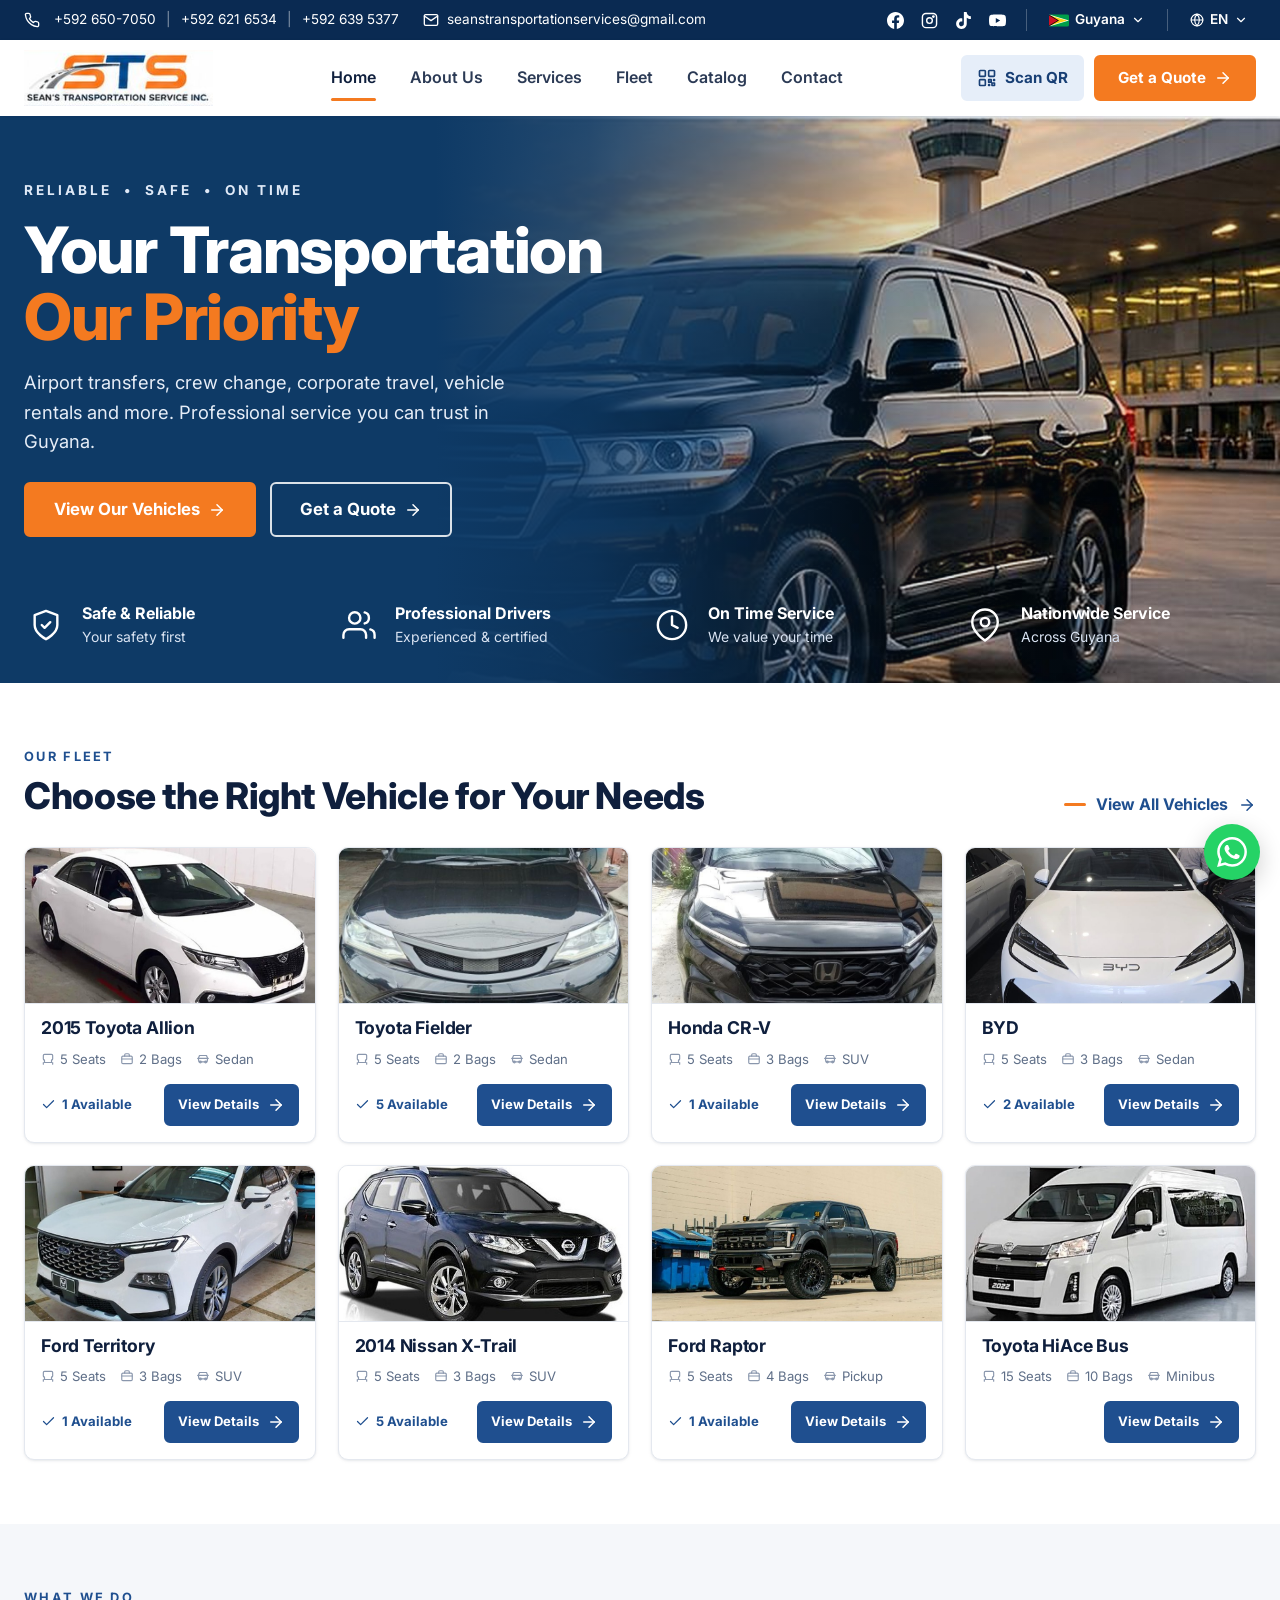
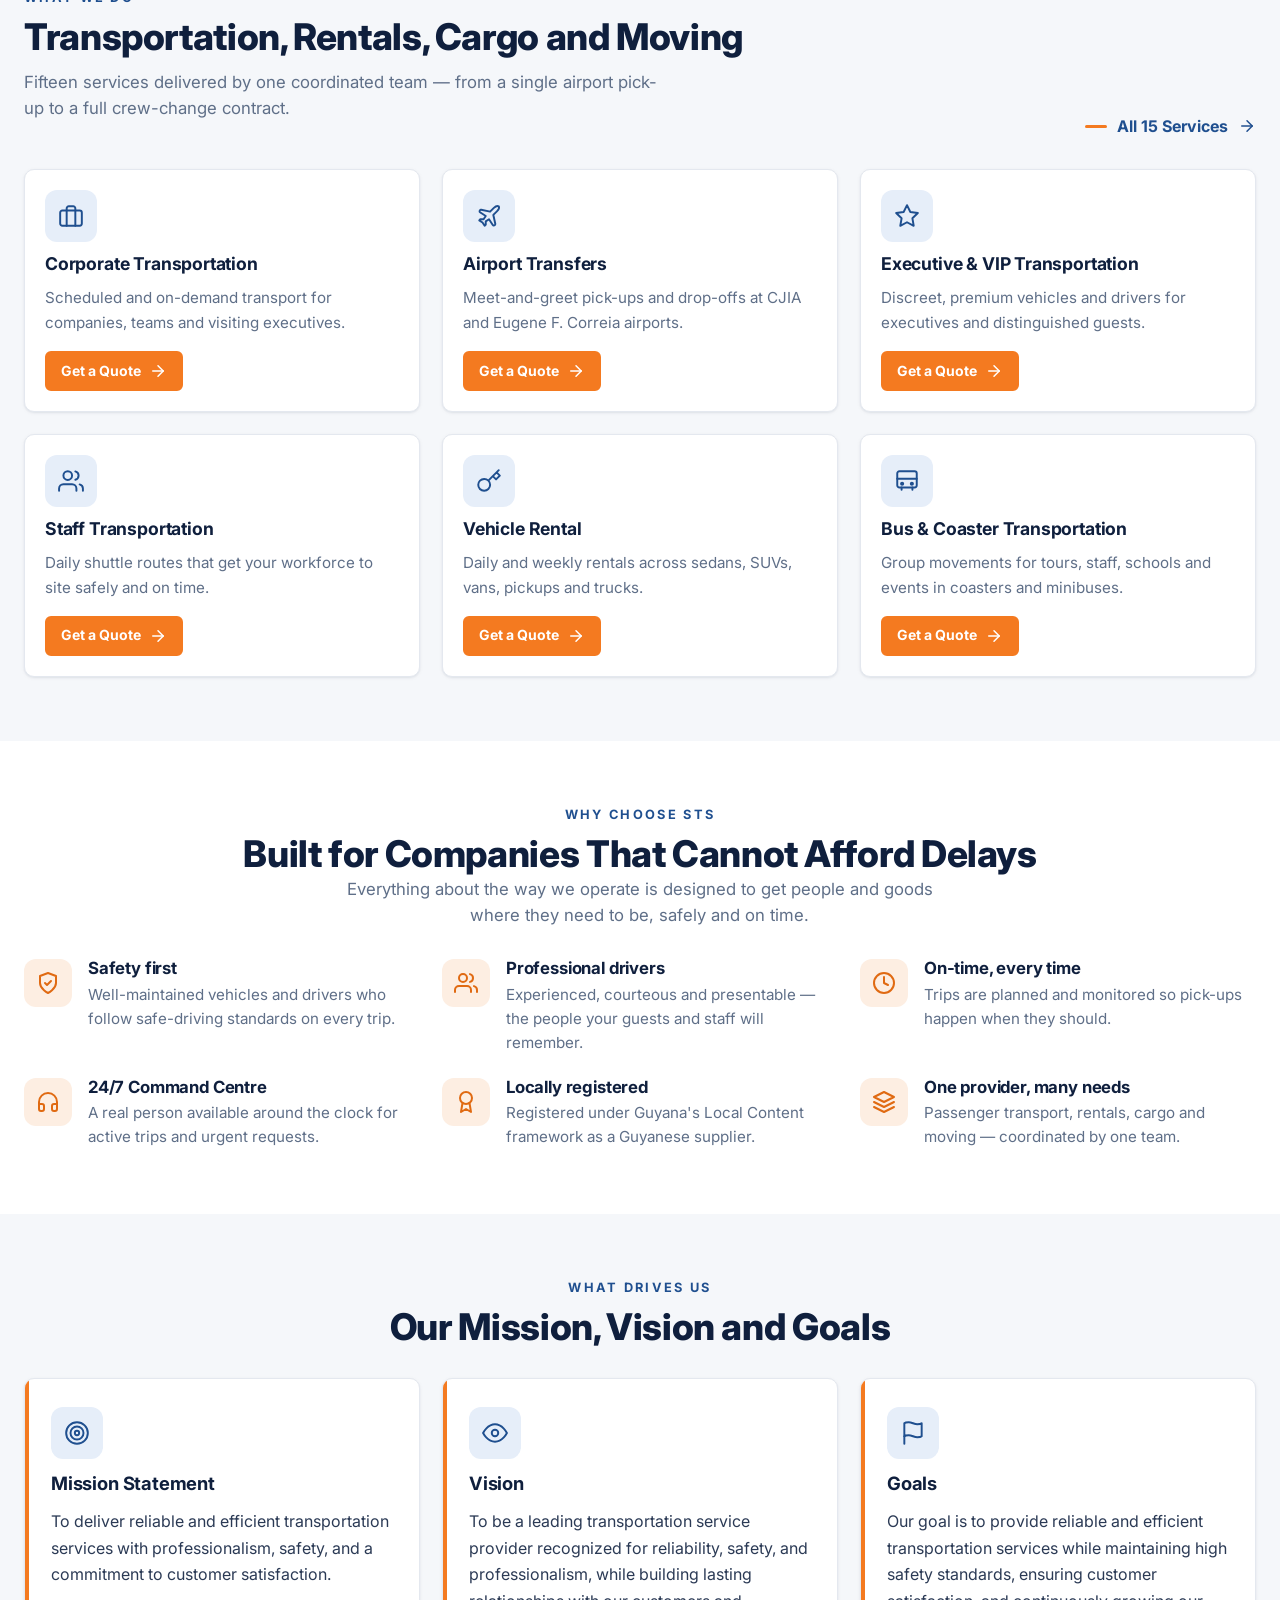
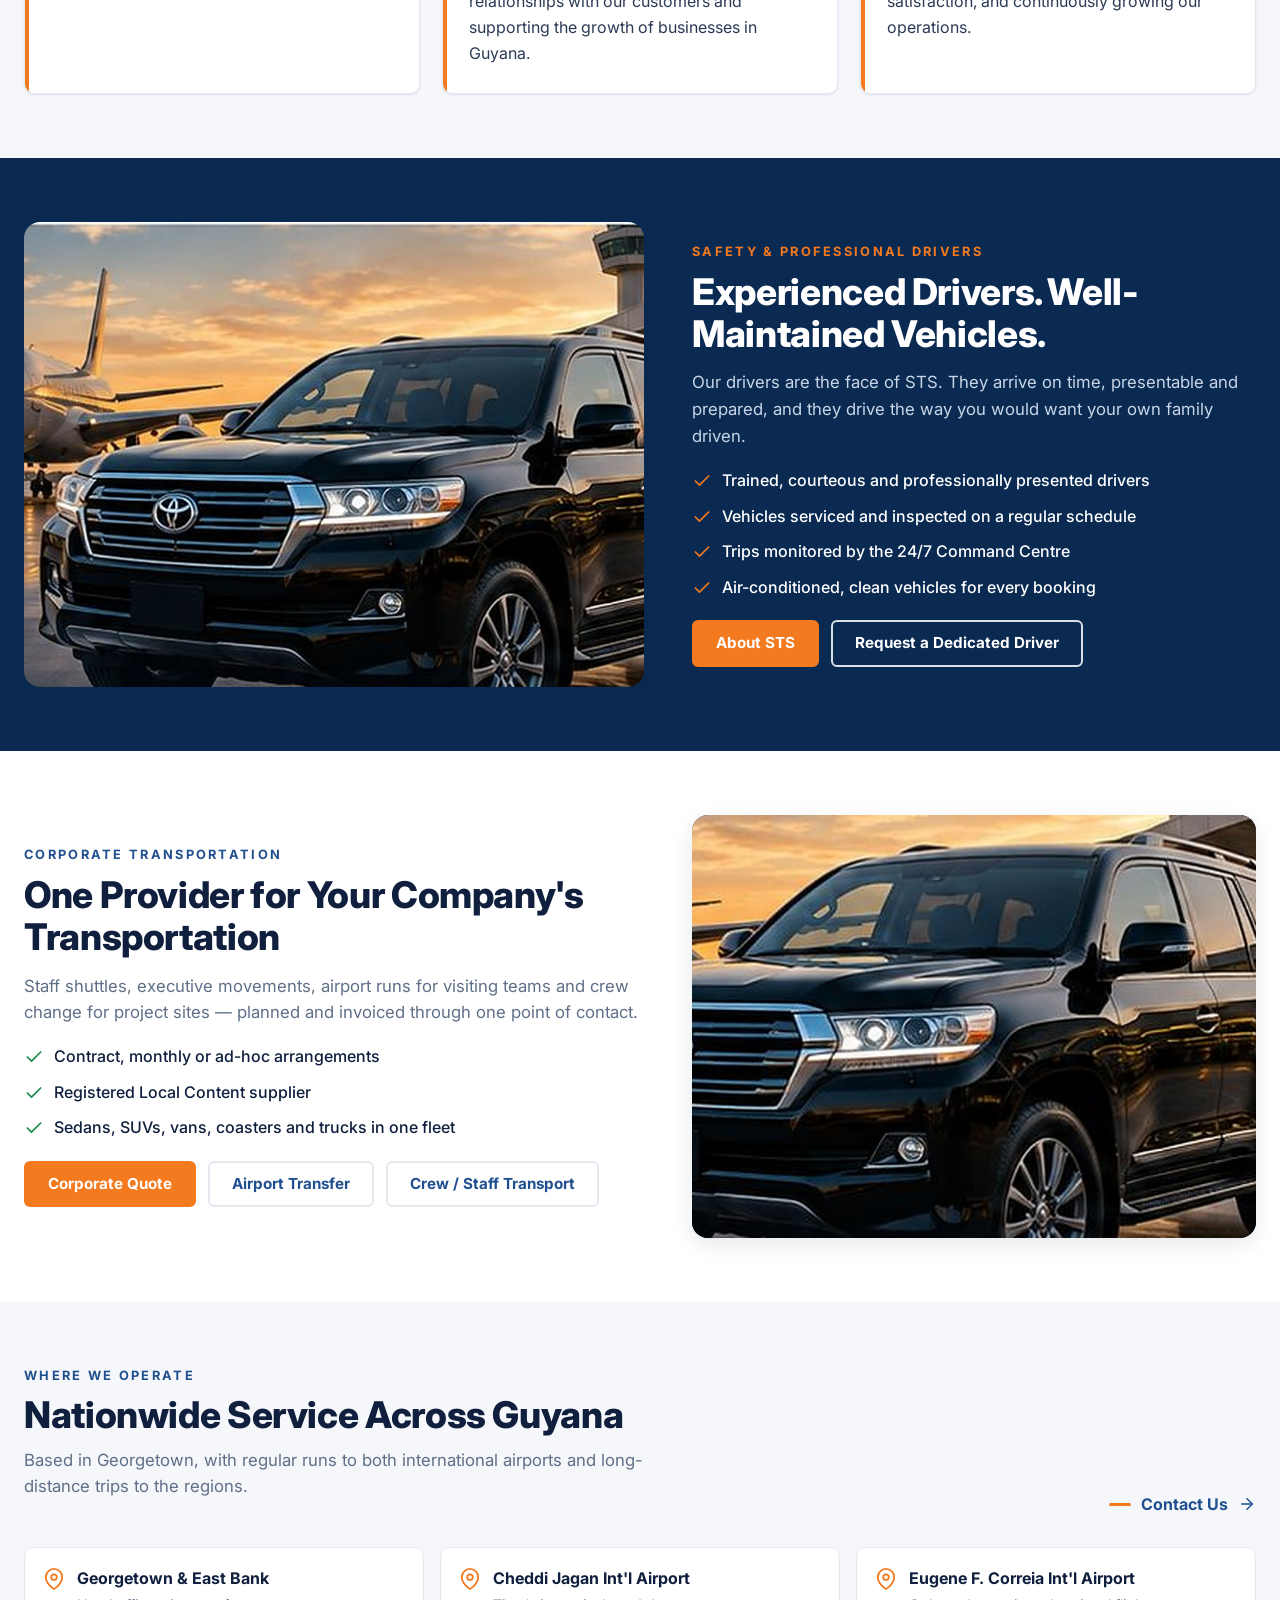
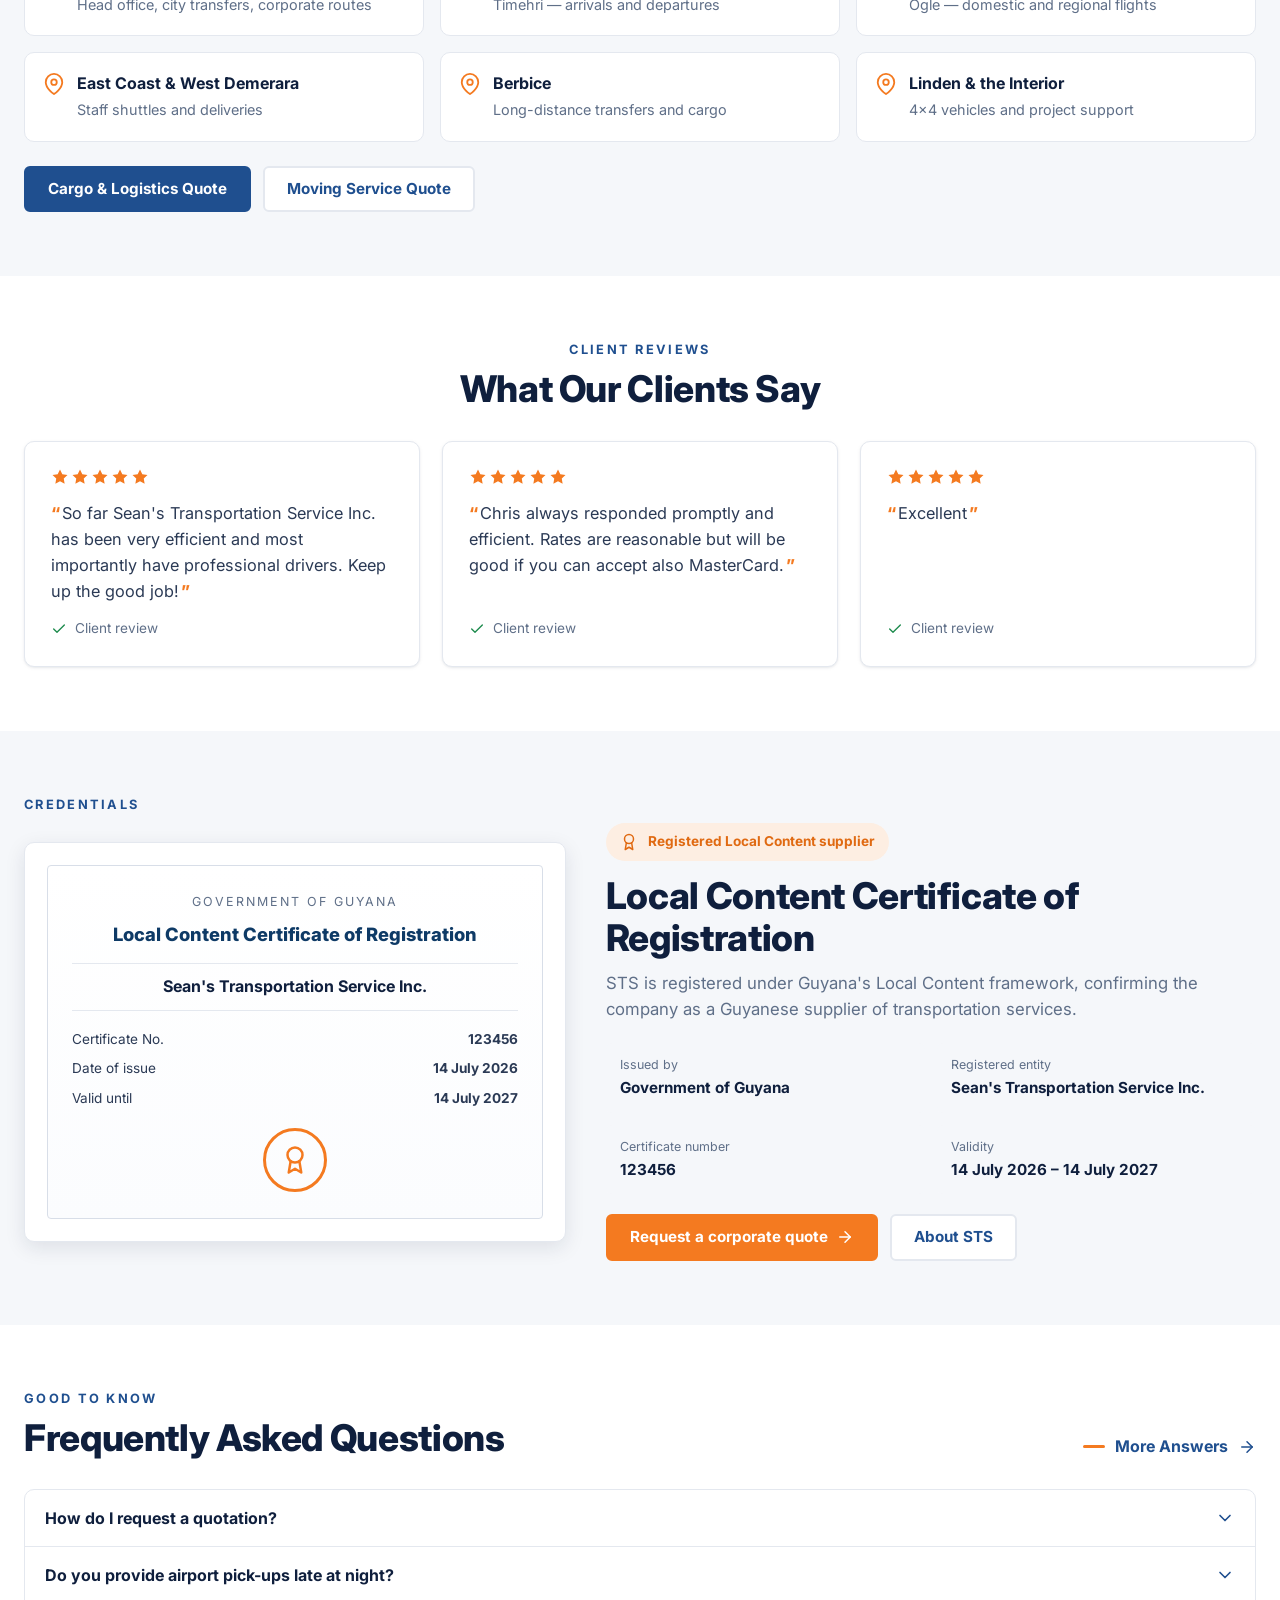
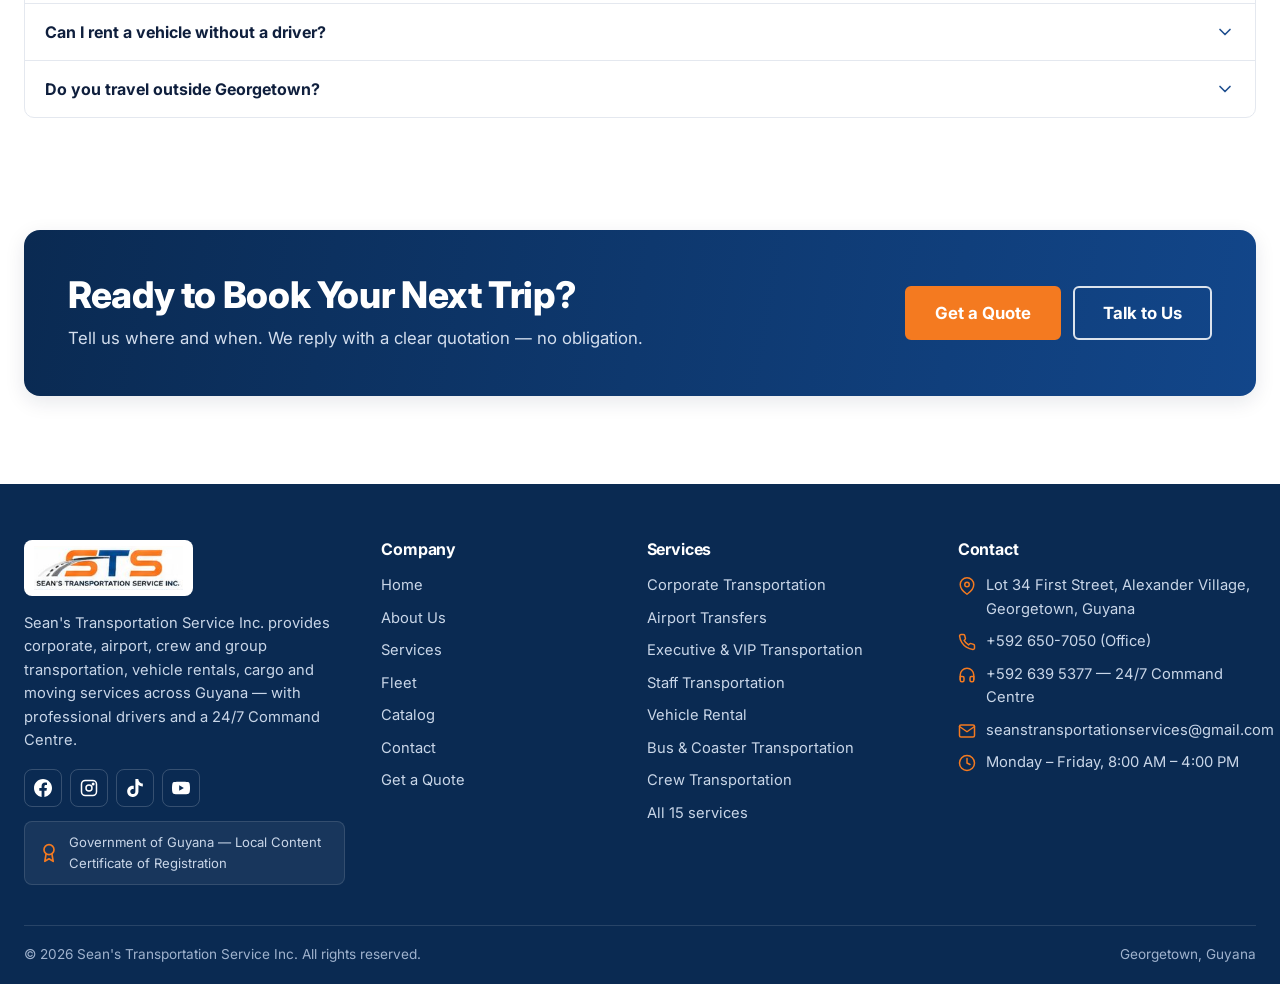
<file: index.html>
<!DOCTYPE html>
<html lang="en">
<head>
  <meta charset="UTF-8">
  <meta name="viewport" content="width=device-width, initial-scale=1">
  <title>Sean's Transportation Service Inc. (STS) — Transportation, Rentals &amp; Logistics in Guyana</title>
  <meta name="description" content="Reliable, safe and on-time transportation in Guyana. Airport transfers, corporate and crew transportation, vehicle rentals, cargo and moving services from Sean's Transportation Service Inc.">
  <meta property="og:type" content="website">
  <meta property="og:title" content="Sean's Transportation Service Inc. — Your Transportation, Our Priority">
  <meta property="og:description" content="Airport transfers, corporate travel, crew change, vehicle rentals, cargo and moving services across Guyana.">
  <meta property="og:image" content="assets/images/hero/hero-airport.jpg">
  <link rel="icon" href="assets/icons/favicon.svg" type="image/svg+xml">
  <link rel="preconnect" href="https://fonts.googleapis.com">
  <link rel="preconnect" href="https://fonts.gstatic.com" crossorigin>
  <link href="https://fonts.googleapis.com/css2?family=Inter:wght@400;500;600;700;800&display=swap" rel="stylesheet">
  <link rel="stylesheet" href="assets/css/styles.css?v=4">
  <script type="application/ld+json">
  {
    "@context": "https://schema.org",
    "@type": "LocalBusiness",
    "name": "Sean's Transportation Service Inc.",
    "alternateName": "STS",
    "description": "Transportation, vehicle rental, cargo and moving services in Guyana.",
    "address": { "@type": "PostalAddress", "streetAddress": "Lot 34 First Street, Alexander Village", "addressLocality": "Georgetown", "addressCountry": "GY" },
    "telephone": "+5926507050",
    "openingHours": "Mo-Fr 08:00-16:00",
    "areaServed": "Guyana"
  }
  </script>
  <!-- Google Analytics: paste the production gtag.js snippet here at launch (property ID to be confirmed by client). -->
</head>
<body data-page="home">
  <a class="skip-link" href="#main">Skip to content</a>
  <div id="site-header"></div>

  <main id="main">
    <!-- Hero — approved design composition -->
    <section class="hero" aria-labelledby="hero-title">
      <div class="hero__img" role="img" aria-label="Black SUV on an airport apron beside an aircraft at sunset"></div>
      <div class="hero__overlay"></div>
      <div class="container">
        <div class="hero__inner">
          <div class="hero__kicker">Reliable &nbsp;•&nbsp; Safe &nbsp;•&nbsp; On Time</div>
          <h1 class="hero__title" id="hero-title">Your Transportation <span>Our Priority</span></h1>
          <p class="hero__text">Airport transfers, crew change, corporate travel, vehicle rentals and more. Professional service you can trust in Guyana.</p>
          <div class="hero__actions">
            <a class="btn btn--primary btn--lg" href="fleet.html">View Our Vehicles <svg class="icon" viewBox="0 0 24 24" aria-hidden="true"><line x1="5" y1="12" x2="19" y2="12"/><polyline points="12 5 19 12 12 19"/></svg></a>
            <a class="btn btn--outline btn--lg" href="quote.html">Get a Quote <svg class="icon" viewBox="0 0 24 24" aria-hidden="true"><line x1="5" y1="12" x2="19" y2="12"/><polyline points="12 5 19 12 12 19"/></svg></a>
          </div>
        </div>
        <div class="trust" id="trust-list"></div>
      </div>
    </section>

    <!-- Fleet preview -->
    <section class="section" aria-labelledby="fleet-title">
      <div class="container">
        <div class="section__head">
          <div><span class="eyebrow">Our Fleet</span><h2 id="fleet-title">Choose the Right Vehicle for Your Needs</h2></div>
          <a class="link-arrow" href="fleet.html">View All Vehicles <svg class="icon" viewBox="0 0 24 24" aria-hidden="true"><line x1="5" y1="12" x2="19" y2="12"/><polyline points="12 5 19 12 12 19"/></svg></a>
        </div>
        <div class="grid grid--4" id="fleet-preview"></div>
      </div>
    </section>

    <!-- Services preview -->
    <section class="section section--alt" aria-labelledby="services-title">
      <div class="container">
        <div class="section__head">
          <div><span class="eyebrow">What We Do</span><h2 id="services-title">Transportation, Rentals, Cargo and Moving</h2><p class="section__lead">Fifteen services delivered by one coordinated team — from a single airport pick-up to a full crew-change contract.</p></div>
          <a class="link-arrow" href="services.html">All 15 Services <svg class="icon" viewBox="0 0 24 24" aria-hidden="true"><line x1="5" y1="12" x2="19" y2="12"/><polyline points="12 5 19 12 12 19"/></svg></a>
        </div>
        <div class="grid grid--3" id="services-preview"></div>
      </div>
    </section>

    <!-- Why choose STS -->
    <section class="section" aria-labelledby="why-title">
      <div class="container">
        <div class="section__head section__head--center">
          <div><span class="eyebrow">Why Choose STS</span><h2 id="why-title">Built for Companies That Cannot Afford Delays</h2><p class="section__lead">Everything about the way we operate is designed to get people and goods where they need to be, safely and on time.</p></div>
        </div>
        <div class="grid grid--3" id="why-list"></div>
      </div>
    </section>

    <!-- Mission / Vision / Goals -->
    <section class="section section--alt" id="mission-vision-goals" aria-labelledby="mvg-b-title">
      <div class="container">
        <div class="section__head section__head--center">
          <div><span class="eyebrow">What Drives Us</span><h2 id="mvg-b-title">Our Mission, Vision and Goals</h2></div>
        </div>
        <div class="mvg" data-mvg></div>
      </div>
    </section>

    <!-- Safety / professional drivers -->
    <section class="section section--navy" aria-labelledby="safety-title">
      <div class="container">
        <div class="split">
          <div class="split__media"><img src="assets/images/hero/hero-airport.jpg" alt="STS executive SUV waiting on the airport apron" loading="lazy"></div>
          <div>
            <span class="eyebrow">Safety &amp; Professional Drivers</span>
            <h2 id="safety-title">Experienced Drivers. Well-Maintained Vehicles.</h2>
            <p>Our drivers are the face of STS. They arrive on time, presentable and prepared, and they drive the way you would want your own family driven.</p>
            <ul class="checklist">
              <li><svg class="icon" viewBox="0 0 24 24" aria-hidden="true"><polyline points="20 6 9 17 4 12"/></svg>Trained, courteous and professionally presented drivers</li>
              <li><svg class="icon" viewBox="0 0 24 24" aria-hidden="true"><polyline points="20 6 9 17 4 12"/></svg>Vehicles serviced and inspected on a regular schedule</li>
              <li><svg class="icon" viewBox="0 0 24 24" aria-hidden="true"><polyline points="20 6 9 17 4 12"/></svg>Trips monitored by the 24/7 Command Centre</li>
              <li><svg class="icon" viewBox="0 0 24 24" aria-hidden="true"><polyline points="20 6 9 17 4 12"/></svg>Air-conditioned, clean vehicles for every booking</li>
            </ul>
            <div class="btn-row"><a class="btn btn--primary" href="about.html">About STS</a><a class="btn btn--outline" href="quote.html?service=dedicated-driver-services">Request a Dedicated Driver</a></div>
          </div>
        </div>
      </div>
    </section>

    <!-- Corporate transportation -->
    <section class="section" aria-labelledby="corp-title">
      <div class="container">
        <div class="split split--reverse">
          <div class="split__media"><img src="assets/images/fleet/land-cruiser.jpg" alt="Executive SUV for corporate transportation" loading="lazy"></div>
          <div>
            <span class="eyebrow">Corporate Transportation</span>
            <h2 id="corp-title">One Provider for Your Company's Transportation</h2>
            <p>Staff shuttles, executive movements, airport runs for visiting teams and crew change for project sites — planned and invoiced through one point of contact.</p>
            <ul class="checklist">
              <li><svg class="icon" viewBox="0 0 24 24" aria-hidden="true"><polyline points="20 6 9 17 4 12"/></svg>Contract, monthly or ad-hoc arrangements</li>
              <li><svg class="icon" viewBox="0 0 24 24" aria-hidden="true"><polyline points="20 6 9 17 4 12"/></svg>Registered Local Content supplier</li>
              <li><svg class="icon" viewBox="0 0 24 24" aria-hidden="true"><polyline points="20 6 9 17 4 12"/></svg>Sedans, SUVs, vans, coasters and trucks in one fleet</li>
            </ul>
            <div class="btn-row">
              <a class="btn btn--primary" href="quote.html?service=corporate-transportation">Corporate Quote</a>
              <a class="btn btn--ghost" href="quote.html?service=airport-transfers">Airport Transfer</a>
              <a class="btn btn--ghost" href="quote.html?service=crew-transportation">Crew / Staff Transport</a>
            </div>
          </div>
        </div>
      </div>
    </section>

    <!-- Coverage -->
    <section class="section section--alt" aria-labelledby="coverage-title">
      <div class="container">
        <div class="section__head">
          <div><span class="eyebrow">Where We Operate</span><h2 id="coverage-title">Nationwide Service Across Guyana</h2><p class="section__lead">Based in Georgetown, with regular runs to both international airports and long-distance trips to the regions.</p></div>
          <a class="link-arrow" href="contact.html">Contact Us <svg class="icon" viewBox="0 0 24 24" aria-hidden="true"><line x1="5" y1="12" x2="19" y2="12"/><polyline points="12 5 19 12 12 19"/></svg></a>
        </div>
        <div class="coverage" id="coverage-list"></div>
        <div class="btn-row mt-3">
          <a class="btn btn--blue" href="quote.html?service=cargo-transportation">Cargo &amp; Logistics Quote</a>
          <a class="btn btn--ghost" href="quote.html?service=residential-home-moving">Moving Service Quote</a>
        </div>
      </div>
    </section>

    <!-- Testimonials -->
    <section class="section" aria-labelledby="testimonials-title">
      <div class="container">
        <div class="section__head section__head--center">
          <div><span class="eyebrow">Client Reviews</span><h2 id="testimonials-title">What Our Clients Say</h2></div>
        </div>
        <div class="grid grid--3" id="testimonial-list"></div>
      </div>
    </section>

    <!-- Certification -->
    <section class="section section--alt" aria-labelledby="cert-heading">
      <div class="container">
        <span class="eyebrow" id="cert-heading">Credentials</span>
        <div id="certification"></div>
      </div>
    </section>

    <!-- FAQ preview -->
    <section class="section" aria-labelledby="faq-title">
      <div class="container">
        <div class="section__head">
          <div><span class="eyebrow">Good to Know</span><h2 id="faq-title">Frequently Asked Questions</h2></div>
          <a class="link-arrow" href="services.html#faq">More Answers <svg class="icon" viewBox="0 0 24 24" aria-hidden="true"><line x1="5" y1="12" x2="19" y2="12"/><polyline points="12 5 19 12 12 19"/></svg></a>
        </div>
        <div id="faq-preview"></div>
      </div>
    </section>

    <!-- Final CTA -->
    <section class="section section--tight">
      <div class="container">
        <div class="cta">
          <div><h2>Ready to Book Your Next Trip?</h2><p>Tell us where and when. We reply with a clear quotation — no obligation.</p></div>
          <div class="btn-row"><a class="btn btn--primary btn--lg" href="quote.html">Get a Quote</a><a class="btn btn--outline btn--lg" href="contact.html">Talk to Us</a></div>
        </div>
      </div>
    </section>
  </main>

  <footer class="footer" id="site-footer"></footer>

  <script src="assets/js/vendor/jsQR.min.js" defer></script>
  <script src="assets/js/demo-data.js?v=4"></script>
  <script src="assets/js/qr-scanner.js"></script>
  <script src="assets/js/app.js?v=4"></script>
</body>
</html>
</file>
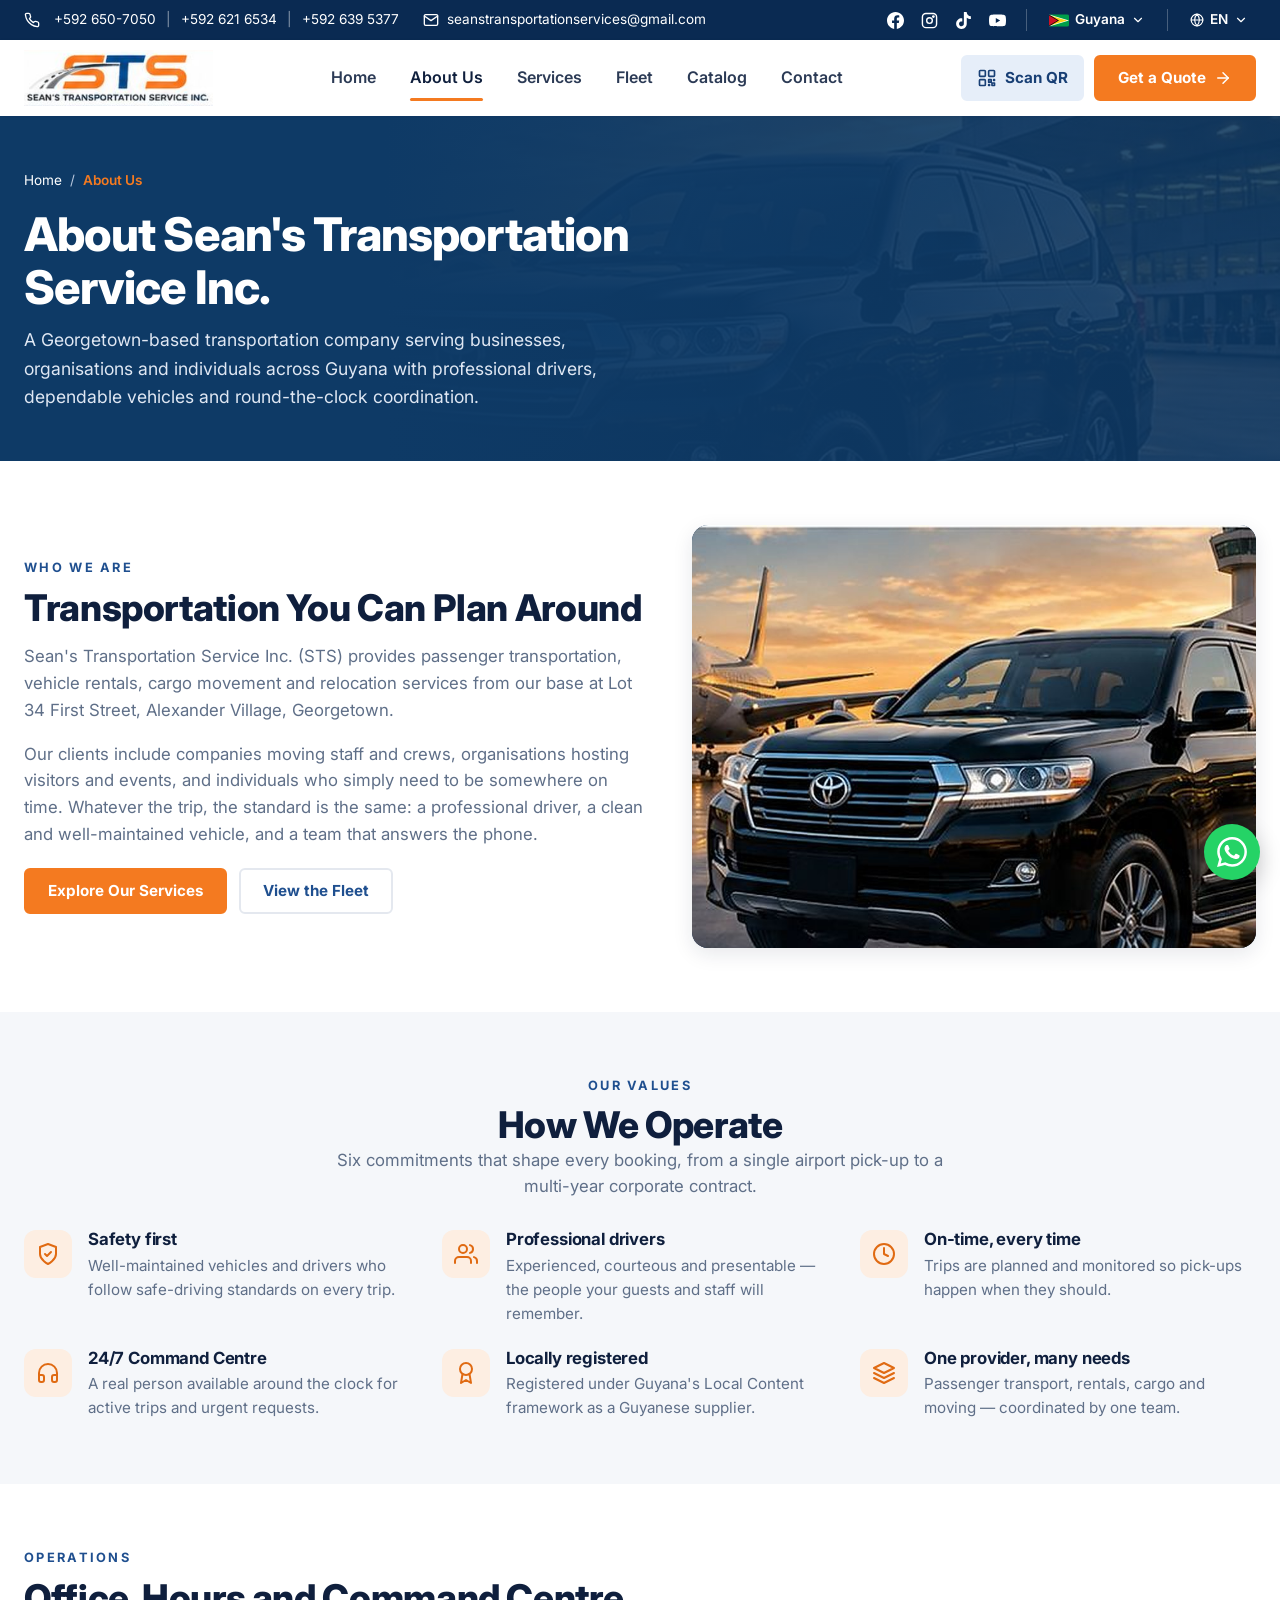
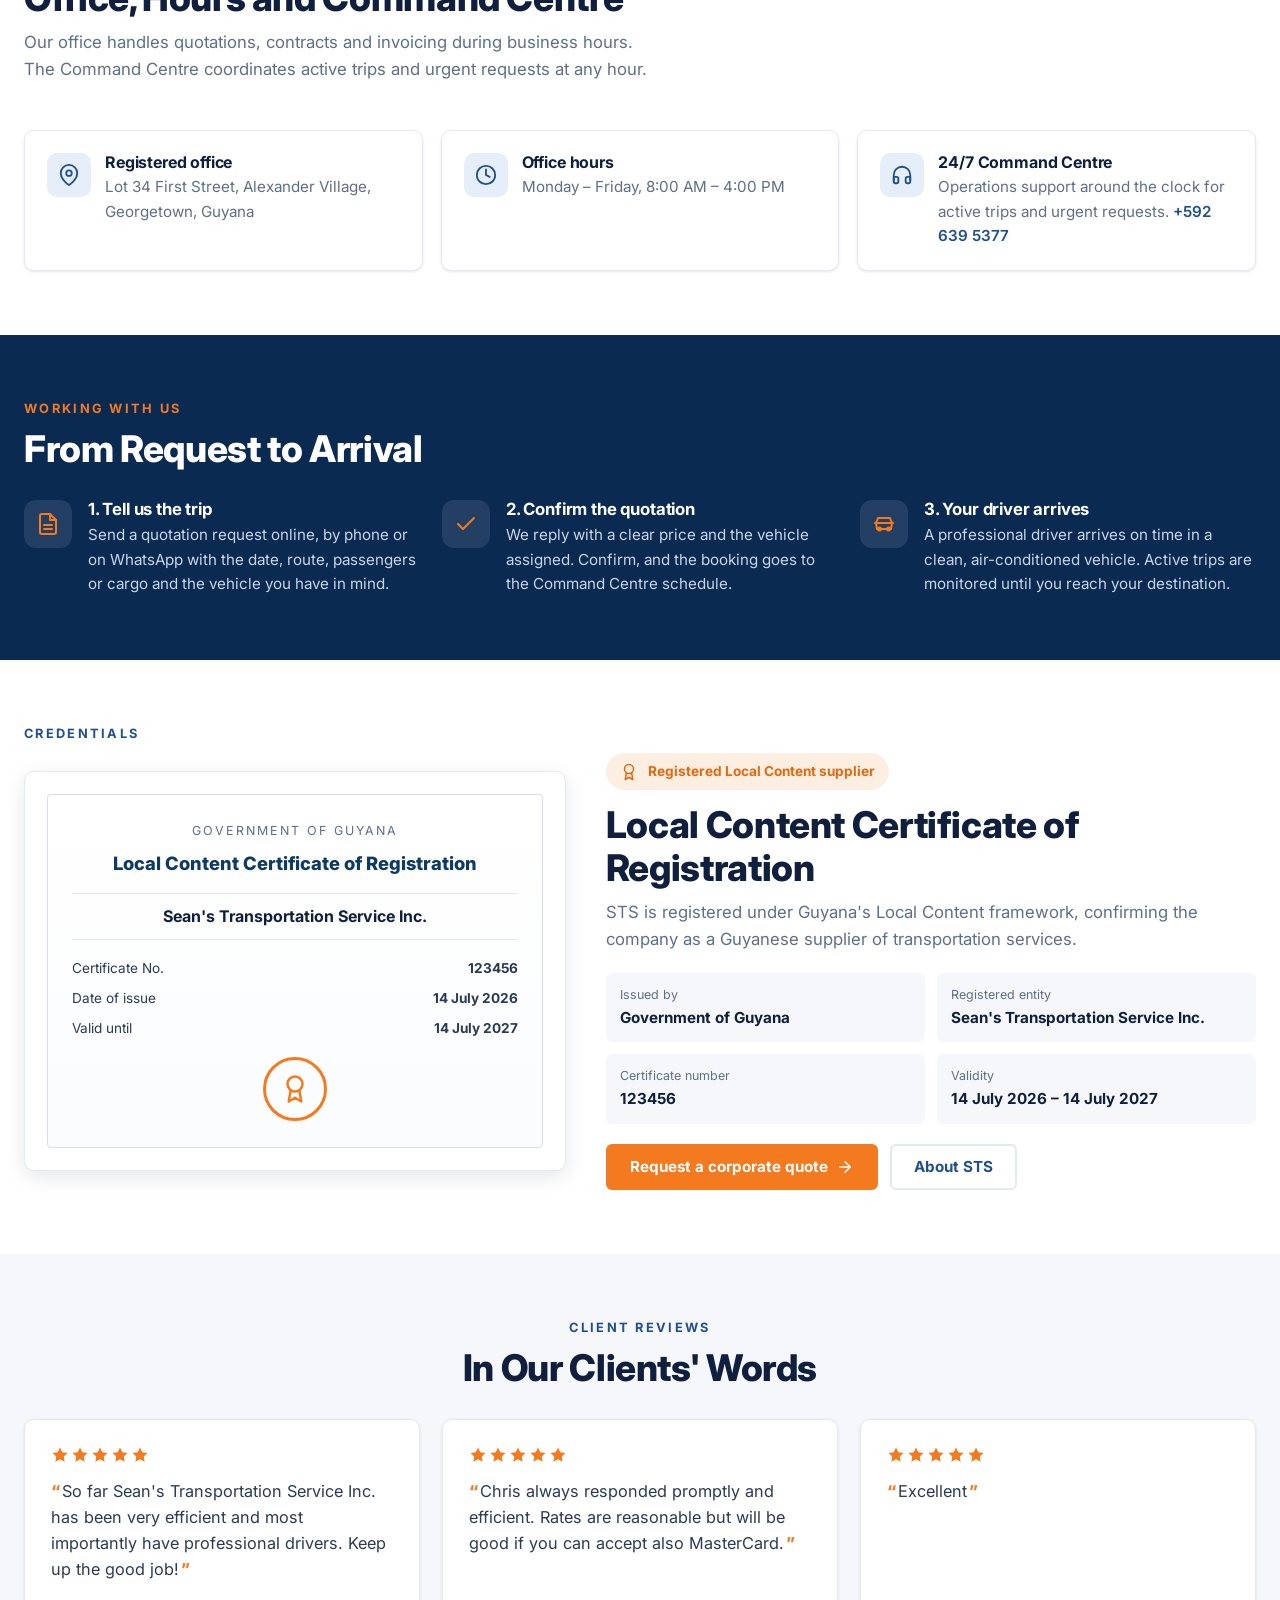
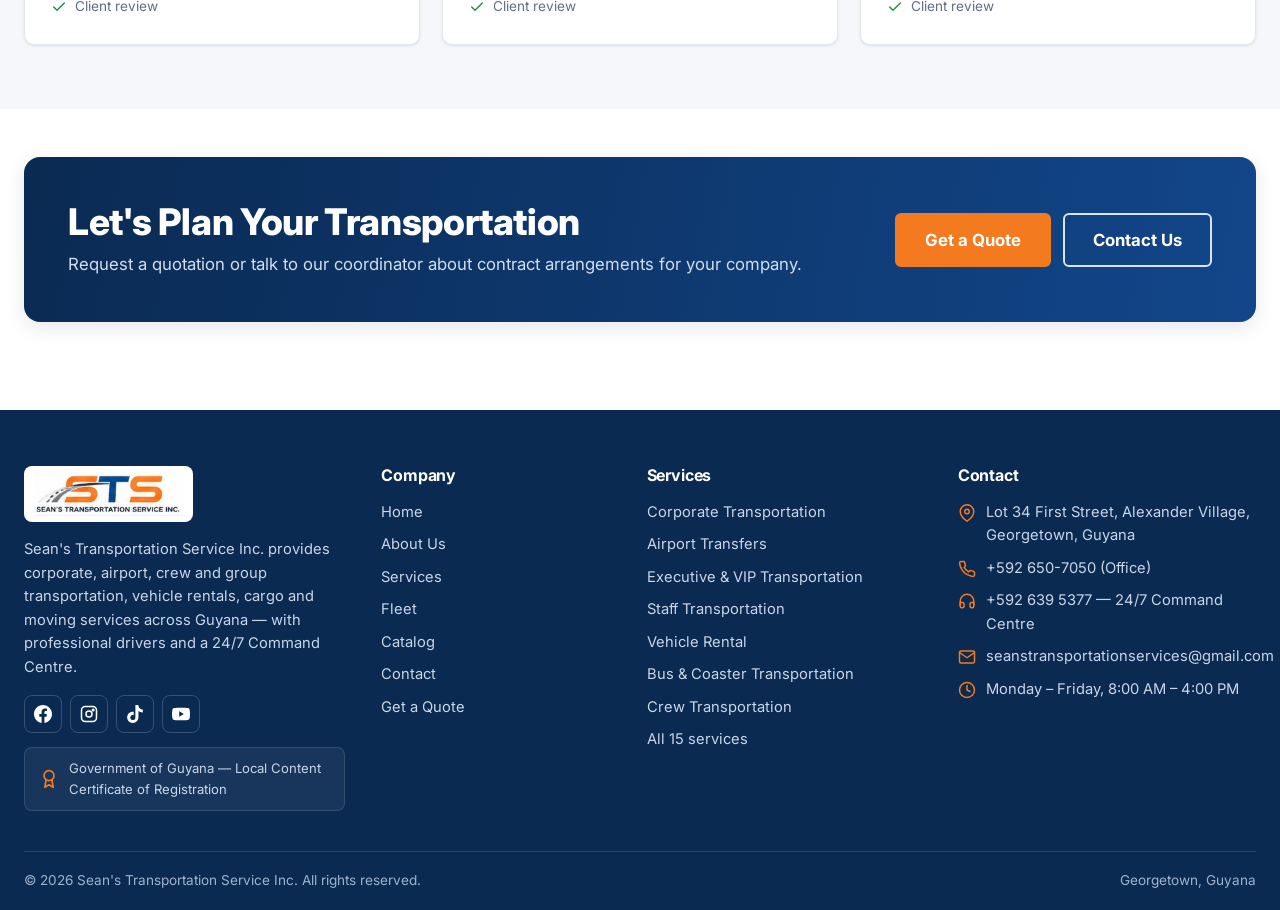
<file: about.html>
<!DOCTYPE html>
<html lang="en">
<head>
  <meta charset="UTF-8">
  <meta name="viewport" content="width=device-width, initial-scale=1">
  <title>About Us — Sean's Transportation Service Inc. (STS), Georgetown, Guyana</title>
  <meta name="description" content="Learn about Sean's Transportation Service Inc. — a Georgetown-based transportation, rental, cargo and moving company registered under Guyana's Local Content framework.">
  <meta property="og:title" content="About STS — Sean's Transportation Service Inc.">
  <meta property="og:description" content="Professional drivers, well-maintained vehicles and a 24/7 Command Centre, based in Georgetown, Guyana.">
  <link rel="icon" href="assets/icons/favicon.svg" type="image/svg+xml">
  <link rel="preconnect" href="https://fonts.googleapis.com">
  <link rel="preconnect" href="https://fonts.gstatic.com" crossorigin>
  <link href="https://fonts.googleapis.com/css2?family=Inter:wght@400;500;600;700;800&display=swap" rel="stylesheet">
  <link rel="stylesheet" href="assets/css/styles.css?v=4">
  <!-- Google Analytics: paste the production gtag.js snippet here at launch. -->
</head>
<body data-page="about">
  <a class="skip-link" href="#main">Skip to content</a>
  <div id="site-header"></div>

  <main id="main">
    <section class="banner">
      <div class="container">
        <div class="banner__inner">
          <nav class="crumbs" aria-label="Breadcrumb"><a href="index.html">Home</a><span aria-hidden="true">/</span><span aria-current="page">About Us</span></nav>
          <h1>About Sean's Transportation Service Inc.</h1>
          <p>A Georgetown-based transportation company serving businesses, organisations and individuals across Guyana with professional drivers, dependable vehicles and round-the-clock coordination.</p>
        </div>
      </div>
    </section>

    <section class="section" aria-labelledby="intro-title">
      <div class="container">
        <div class="split">
          <div>
            <span class="eyebrow">Who We Are</span>
            <h2 id="intro-title">Transportation You Can Plan Around</h2>
            <p>Sean's Transportation Service Inc. (STS) provides passenger transportation, vehicle rentals, cargo movement and relocation services from our base at Lot 34 First Street, Alexander Village, Georgetown.</p>
            <p>Our clients include companies moving staff and crews, organisations hosting visitors and events, and individuals who simply need to be somewhere on time. Whatever the trip, the standard is the same: a professional driver, a clean and well-maintained vehicle, and a team that answers the phone.</p>
            <div class="btn-row"><a class="btn btn--primary" href="services.html">Explore Our Services</a><a class="btn btn--ghost" href="fleet.html">View the Fleet</a></div>
          </div>
          <div class="split__media"><img src="assets/images/hero/hero-airport.jpg" alt="STS executive SUV on the airport apron"></div>
        </div>
      </div>
    </section>

    <section class="section section--alt" aria-labelledby="values-title">
      <div class="container">
        <div class="section__head section__head--center">
          <div><span class="eyebrow">Our Values</span><h2 id="values-title">How We Operate</h2><p class="section__lead">Six commitments that shape every booking, from a single airport pick-up to a multi-year corporate contract.</p></div>
        </div>
        <div class="grid grid--3" id="why-list"></div>
      </div>
    </section>

    <section class="section" aria-labelledby="ops-title">
      <div class="container">
        <div class="section__head">
          <div><span class="eyebrow">Operations</span><h2 id="ops-title">Office, Hours and Command Centre</h2><p class="section__lead">Our office handles quotations, contracts and invoicing during business hours. The Command Centre coordinates active trips and urgent requests at any hour.</p></div>
        </div>
        <div class="info-tiles" id="info-tiles"></div>
      </div>
    </section>

    <section class="section section--navy" aria-labelledby="process-title">
      <div class="container">
        <div class="section__head">
          <div><span class="eyebrow">Working With Us</span><h2 id="process-title">From Request to Arrival</h2></div>
        </div>
        <div class="grid grid--3">
          <div class="feature"><div class="feature__icon"><svg class="icon" viewBox="0 0 24 24" aria-hidden="true"><path d="M14 2H6a2 2 0 0 0-2 2v16a2 2 0 0 0 2 2h12a2 2 0 0 0 2-2V8z"/><polyline points="14 2 14 8 20 8"/><line x1="16" y1="13" x2="8" y2="13"/><line x1="16" y1="17" x2="8" y2="17"/></svg></div><div><h3>1. Tell us the trip</h3><p>Send a quotation request online, by phone or on WhatsApp with the date, route, passengers or cargo and the vehicle you have in mind.</p></div></div>
          <div class="feature"><div class="feature__icon"><svg class="icon" viewBox="0 0 24 24" aria-hidden="true"><polyline points="20 6 9 17 4 12"/></svg></div><div><h3>2. Confirm the quotation</h3><p>We reply with a clear price and the vehicle assigned. Confirm, and the booking goes to the Command Centre schedule.</p></div></div>
          <div class="feature"><div class="feature__icon"><svg class="icon" viewBox="0 0 24 24" aria-hidden="true"><path d="M5 17h14l1-6-2-5H6L4 11z"/><circle cx="7.5" cy="17" r="1.5"/><circle cx="16.5" cy="17" r="1.5"/><path d="M3 11h18"/></svg></div><div><h3>3. Your driver arrives</h3><p>A professional driver arrives on time in a clean, air-conditioned vehicle. Active trips are monitored until you reach your destination.</p></div></div>
        </div>
      </div>
    </section>

    <section class="section" aria-labelledby="cert-heading">
      <div class="container">
        <span class="eyebrow" id="cert-heading">Credentials</span>
        <div id="certification"></div>
      </div>
    </section>

    <section class="section section--alt" aria-labelledby="reviews-title">
      <div class="container">
        <div class="section__head section__head--center"><div><span class="eyebrow">Client Reviews</span><h2 id="reviews-title">In Our Clients' Words</h2></div></div>
        <div class="grid grid--3" id="testimonial-list"></div>
      </div>
    </section>

    <section class="section section--tight">
      <div class="container">
        <div class="cta">
          <div><h2>Let's Plan Your Transportation</h2><p>Request a quotation or talk to our coordinator about contract arrangements for your company.</p></div>
          <div class="btn-row"><a class="btn btn--primary btn--lg" href="quote.html">Get a Quote</a><a class="btn btn--outline btn--lg" href="contact.html">Contact Us</a></div>
        </div>
      </div>
    </section>
  </main>

  <footer class="footer" id="site-footer"></footer>

  <script src="assets/js/vendor/jsQR.min.js" defer></script>
  <script src="assets/js/demo-data.js?v=4"></script>
  <script src="assets/js/qr-scanner.js"></script>
  <script src="assets/js/app.js?v=4"></script>
</body>
</html>
</file>
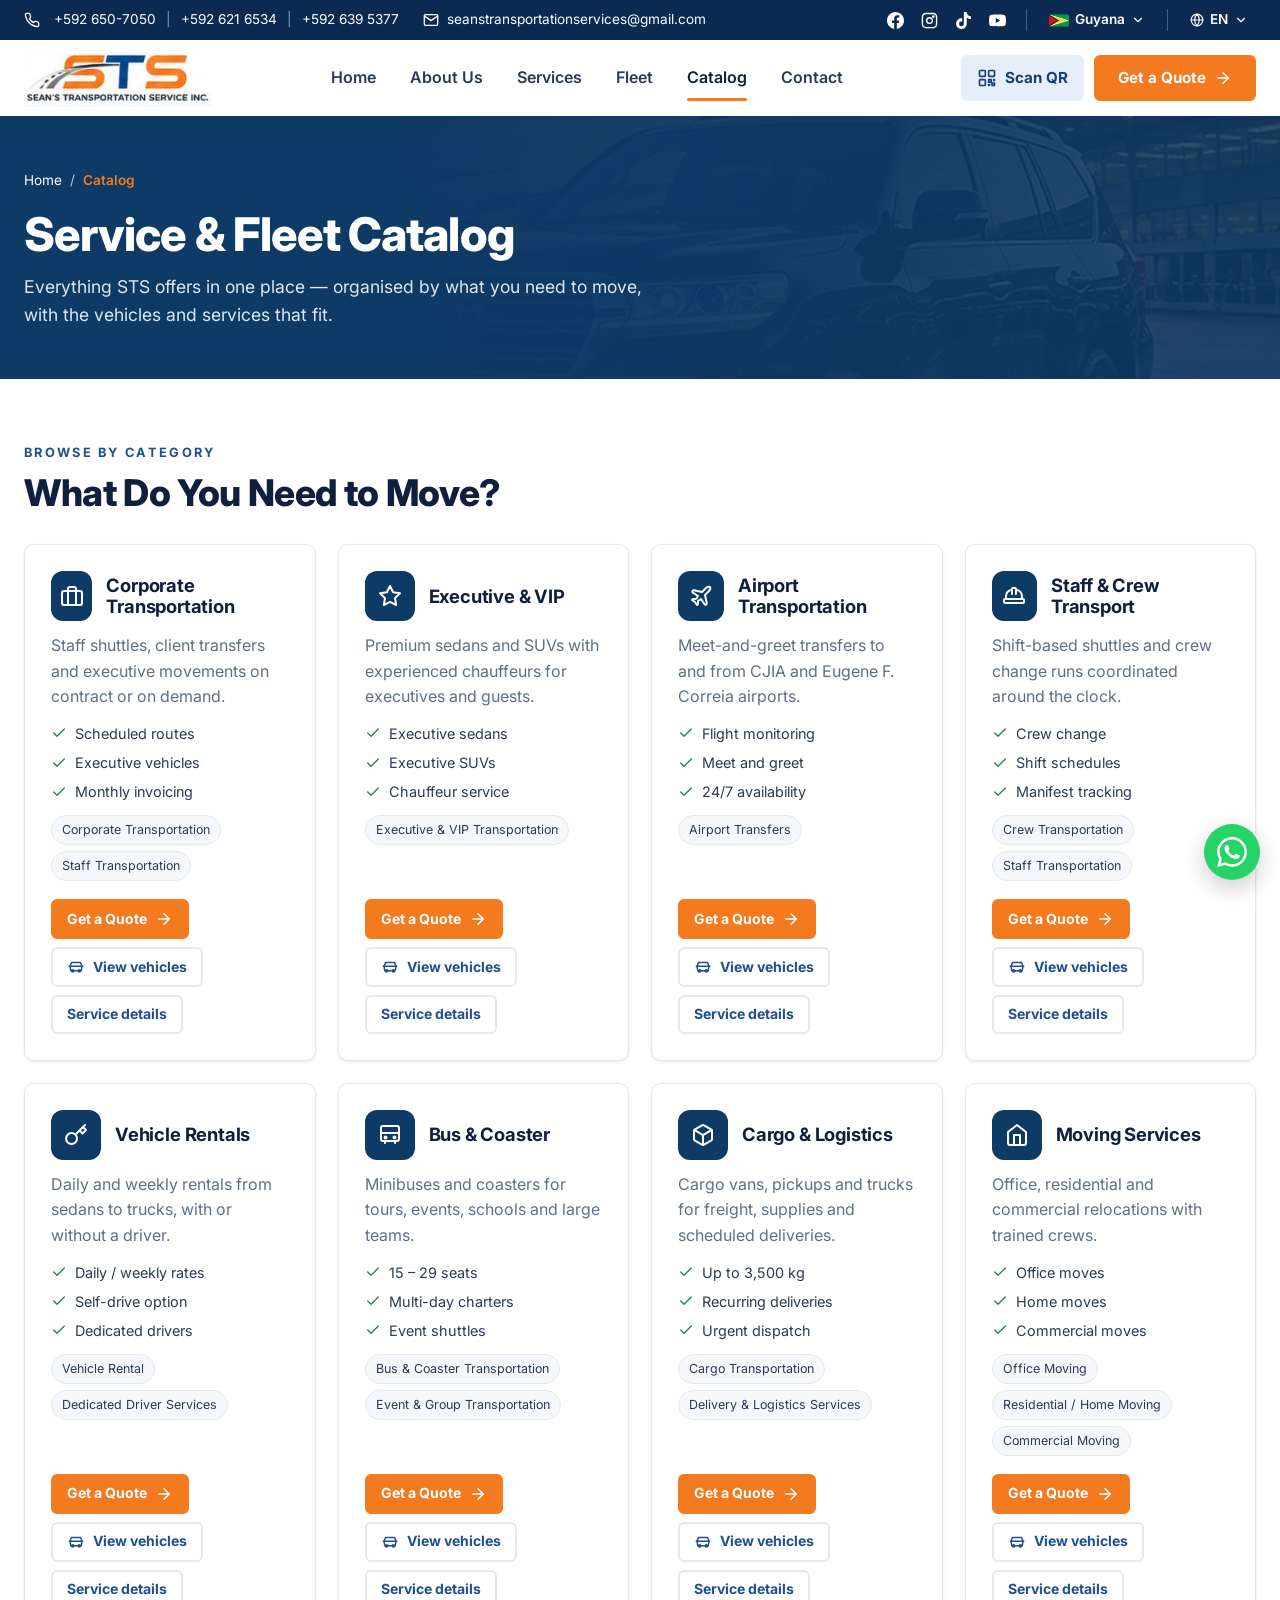
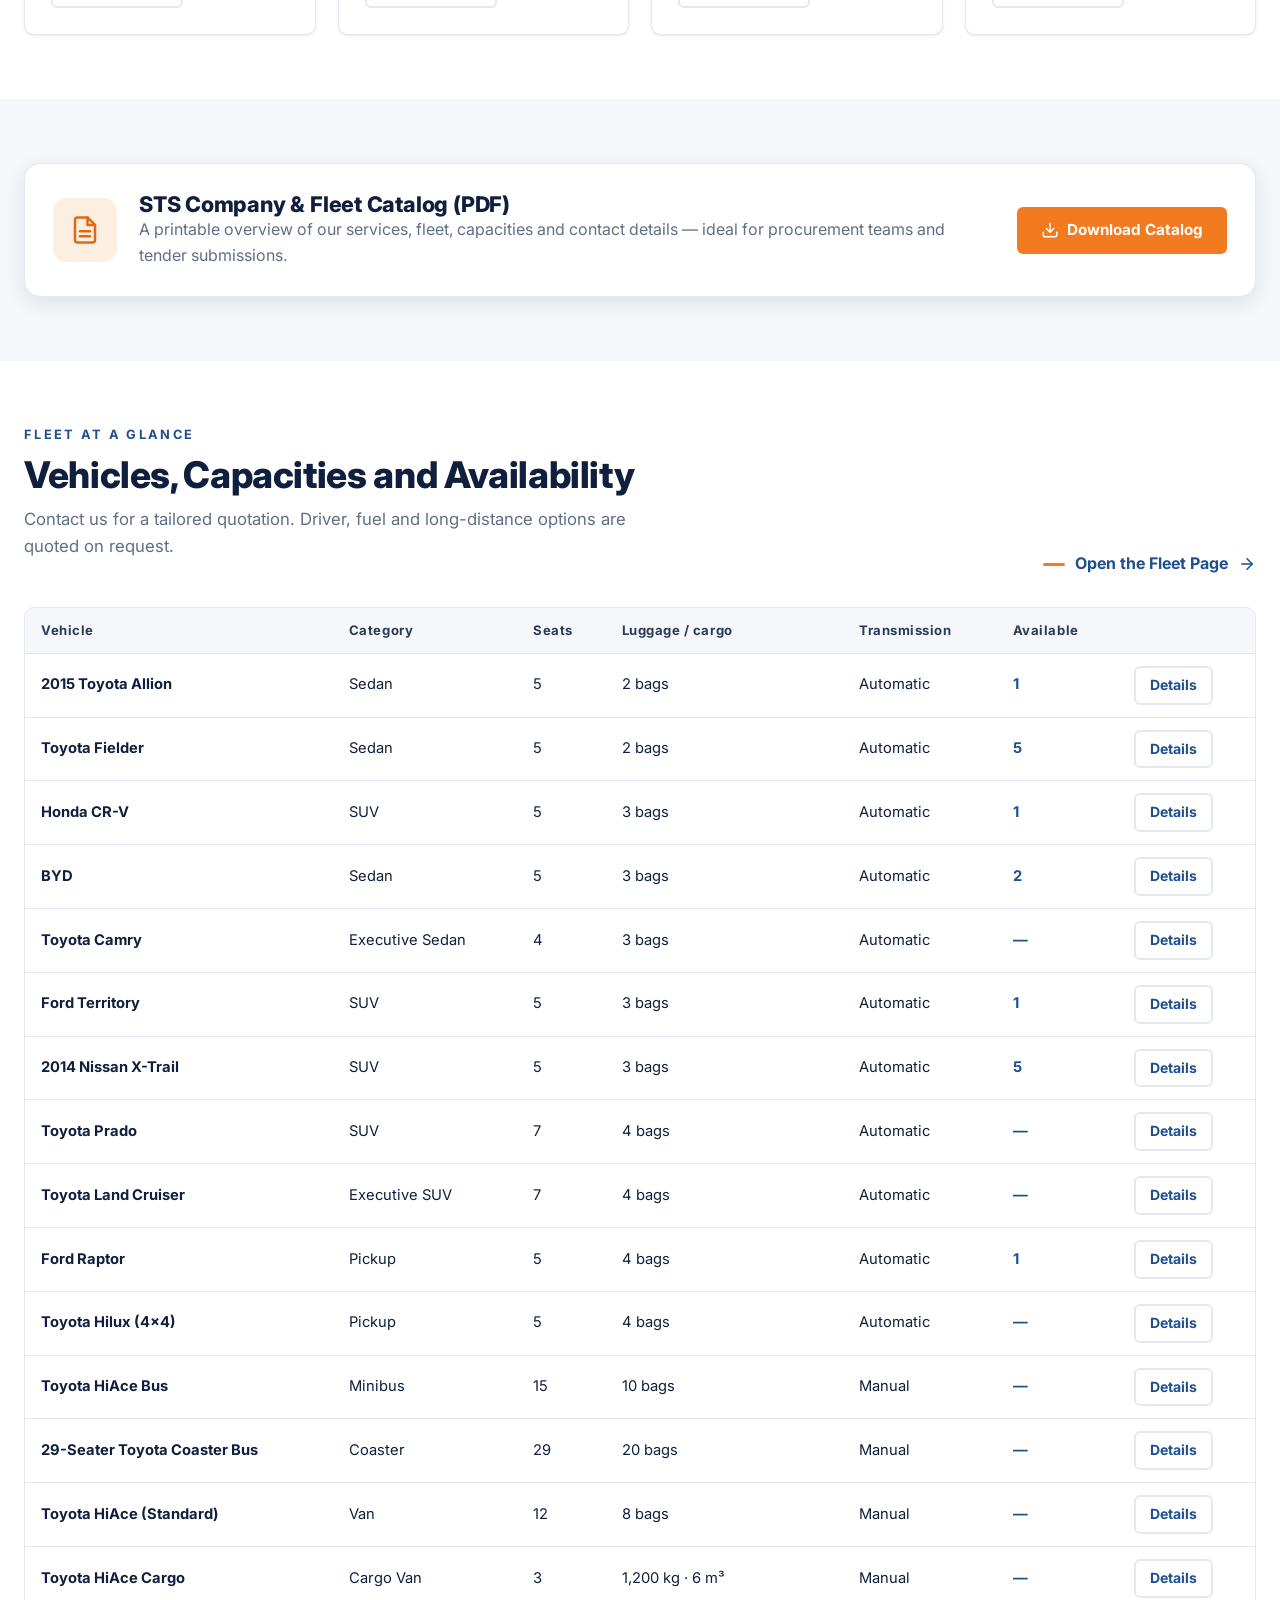
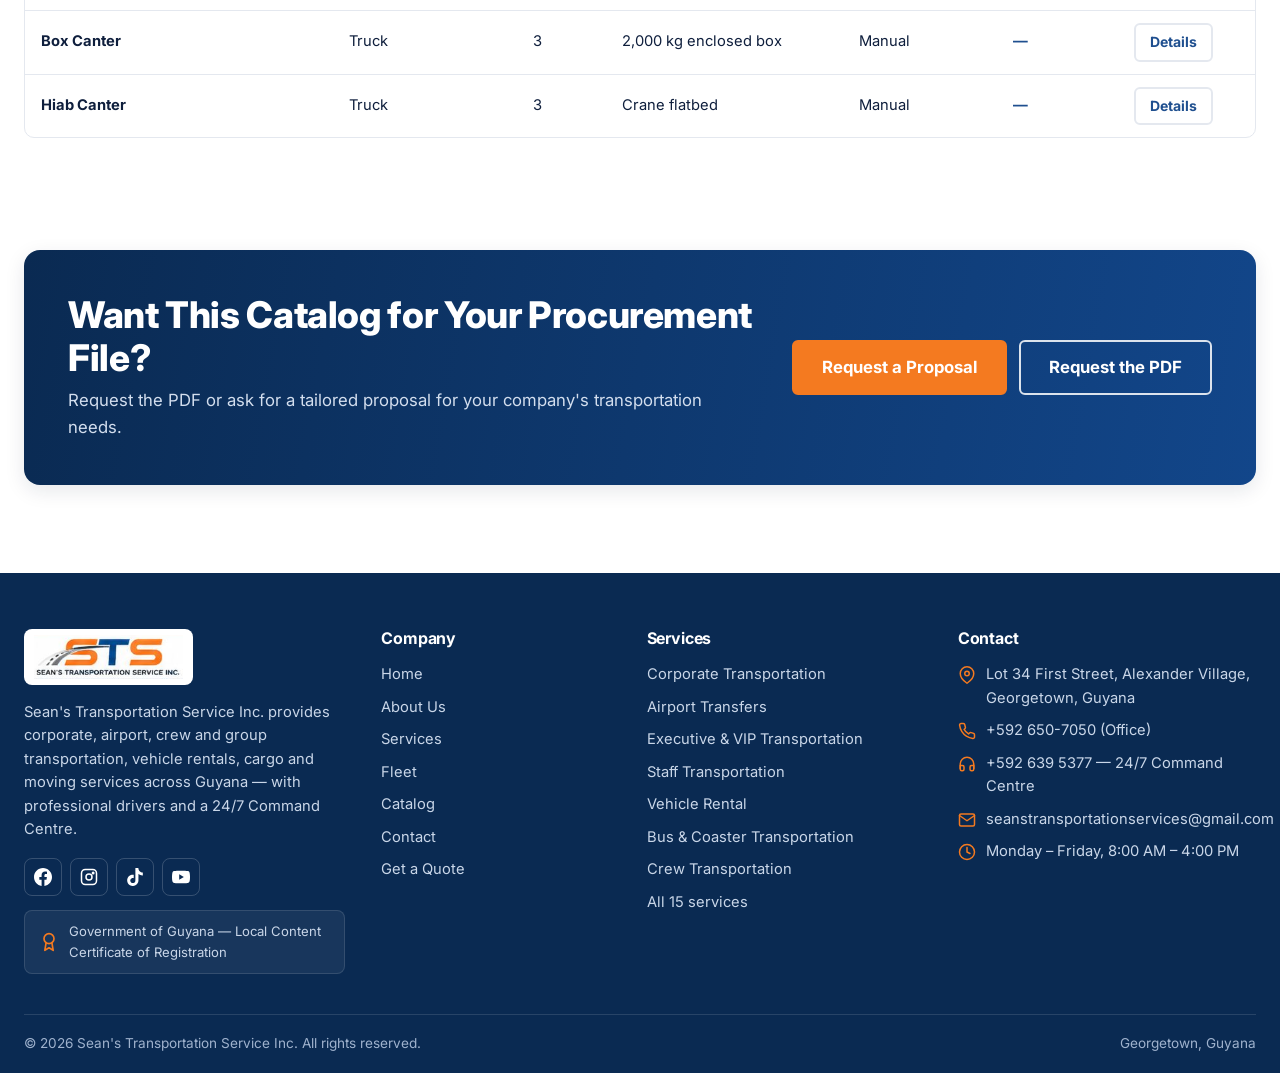
<file: catalog.html>
<!DOCTYPE html>
<html lang="en">
<head>
  <meta charset="UTF-8">
  <meta name="viewport" content="width=device-width, initial-scale=1">
  <title>Catalog — STS Service &amp; Fleet Catalog | Sean's Transportation Service Inc.</title>
  <meta name="description" content="Browse the STS catalog by category — corporate, executive, airport, crew, rentals, bus and coaster, cargo and moving — with a full fleet overview.">
  <meta property="og:title" content="STS Catalog — Services and Fleet at a Glance">
  <meta property="og:description" content="Everything STS offers, organised by category, with vehicle capacities and availability.">
  <link rel="icon" href="assets/icons/favicon.svg" type="image/svg+xml">
  <link rel="preconnect" href="https://fonts.googleapis.com">
  <link rel="preconnect" href="https://fonts.gstatic.com" crossorigin>
  <link href="https://fonts.googleapis.com/css2?family=Inter:wght@400;500;600;700;800&display=swap" rel="stylesheet">
  <link rel="stylesheet" href="assets/css/styles.css?v=4">
  <!-- Google Analytics: paste the production gtag.js snippet here at launch. -->
</head>
<body data-page="catalog">
  <a class="skip-link" href="#main">Skip to content</a>
  <div id="site-header"></div>

  <main id="main">
    <section class="banner">
      <div class="container">
        <div class="banner__inner">
          <nav class="crumbs" aria-label="Breadcrumb"><a href="index.html">Home</a><span aria-hidden="true">/</span><span aria-current="page">Catalog</span></nav>
          <h1>Service &amp; Fleet Catalog</h1>
          <p>Everything STS offers in one place — organised by what you need to move, with the vehicles and services that fit.</p>
        </div>
      </div>
    </section>

    <section class="section" aria-labelledby="cat-title">
      <div class="container">
        <div class="section__head">
          <div><span class="eyebrow">Browse by Category</span><h2 id="cat-title">What Do You Need to Move?</h2></div>
        </div>
        <div class="grid grid--4" id="catalog-grid"></div>
      </div>
    </section>

    <section class="section section--alt" aria-labelledby="download-title">
      <div class="container">
        <div class="download-card">
          <div class="download-card__icon"><svg class="icon" viewBox="0 0 24 24" aria-hidden="true"><path d="M14 2H6a2 2 0 0 0-2 2v16a2 2 0 0 0 2 2h12a2 2 0 0 0 2-2V8z"/><polyline points="14 2 14 8 20 8"/><line x1="16" y1="13" x2="8" y2="13"/><line x1="16" y1="17" x2="8" y2="17"/></svg></div>
          <div><h2 id="download-title" style="font-size:1.35rem">STS Company &amp; Fleet Catalog (PDF)</h2><p>A printable overview of our services, fleet, capacities and contact details — ideal for procurement teams and tender submissions.</p></div>
          <button class="btn btn--primary" type="button" data-catalog-download><svg class="icon" viewBox="0 0 24 24" aria-hidden="true"><path d="M21 15v4a2 2 0 0 1-2 2H5a2 2 0 0 1-2-2v-4"/><polyline points="7 10 12 15 17 10"/><line x1="12" y1="15" x2="12" y2="3"/></svg> Download Catalog</button>
        </div>
      </div>
    </section>

    <section class="section" aria-labelledby="table-title">
      <div class="container">
        <div class="section__head">
          <div><span class="eyebrow">Fleet at a Glance</span><h2 id="table-title">Vehicles, Capacities and Availability</h2><p class="section__lead">Contact us for a tailored quotation. Driver, fuel and long-distance options are quoted on request.</p></div>
          <a class="link-arrow" href="fleet.html">Open the Fleet Page <svg class="icon" viewBox="0 0 24 24" aria-hidden="true"><line x1="5" y1="12" x2="19" y2="12"/><polyline points="12 5 19 12 12 19"/></svg></a>
        </div>
        <div class="table-wrap" id="fleet-table"></div>
      </div>
    </section>

    <section class="section section--tight">
      <div class="container">
        <div class="cta">
          <div><h2>Want This Catalog for Your Procurement File?</h2><p>Request the PDF or ask for a tailored proposal for your company's transportation needs.</p></div>
          <div class="btn-row"><a class="btn btn--primary btn--lg" href="quote.html?service=corporate-transportation">Request a Proposal</a><a class="btn btn--outline btn--lg" href="contact.html?subject=catalog">Request the PDF</a></div>
        </div>
      </div>
    </section>
  </main>

  <footer class="footer" id="site-footer"></footer>

  <script src="assets/js/vendor/jsQR.min.js" defer></script>
  <script src="assets/js/demo-data.js?v=4"></script>
  <script src="assets/js/qr-scanner.js"></script>
  <script src="assets/js/app.js?v=4"></script>
</body>
</html>
</file>
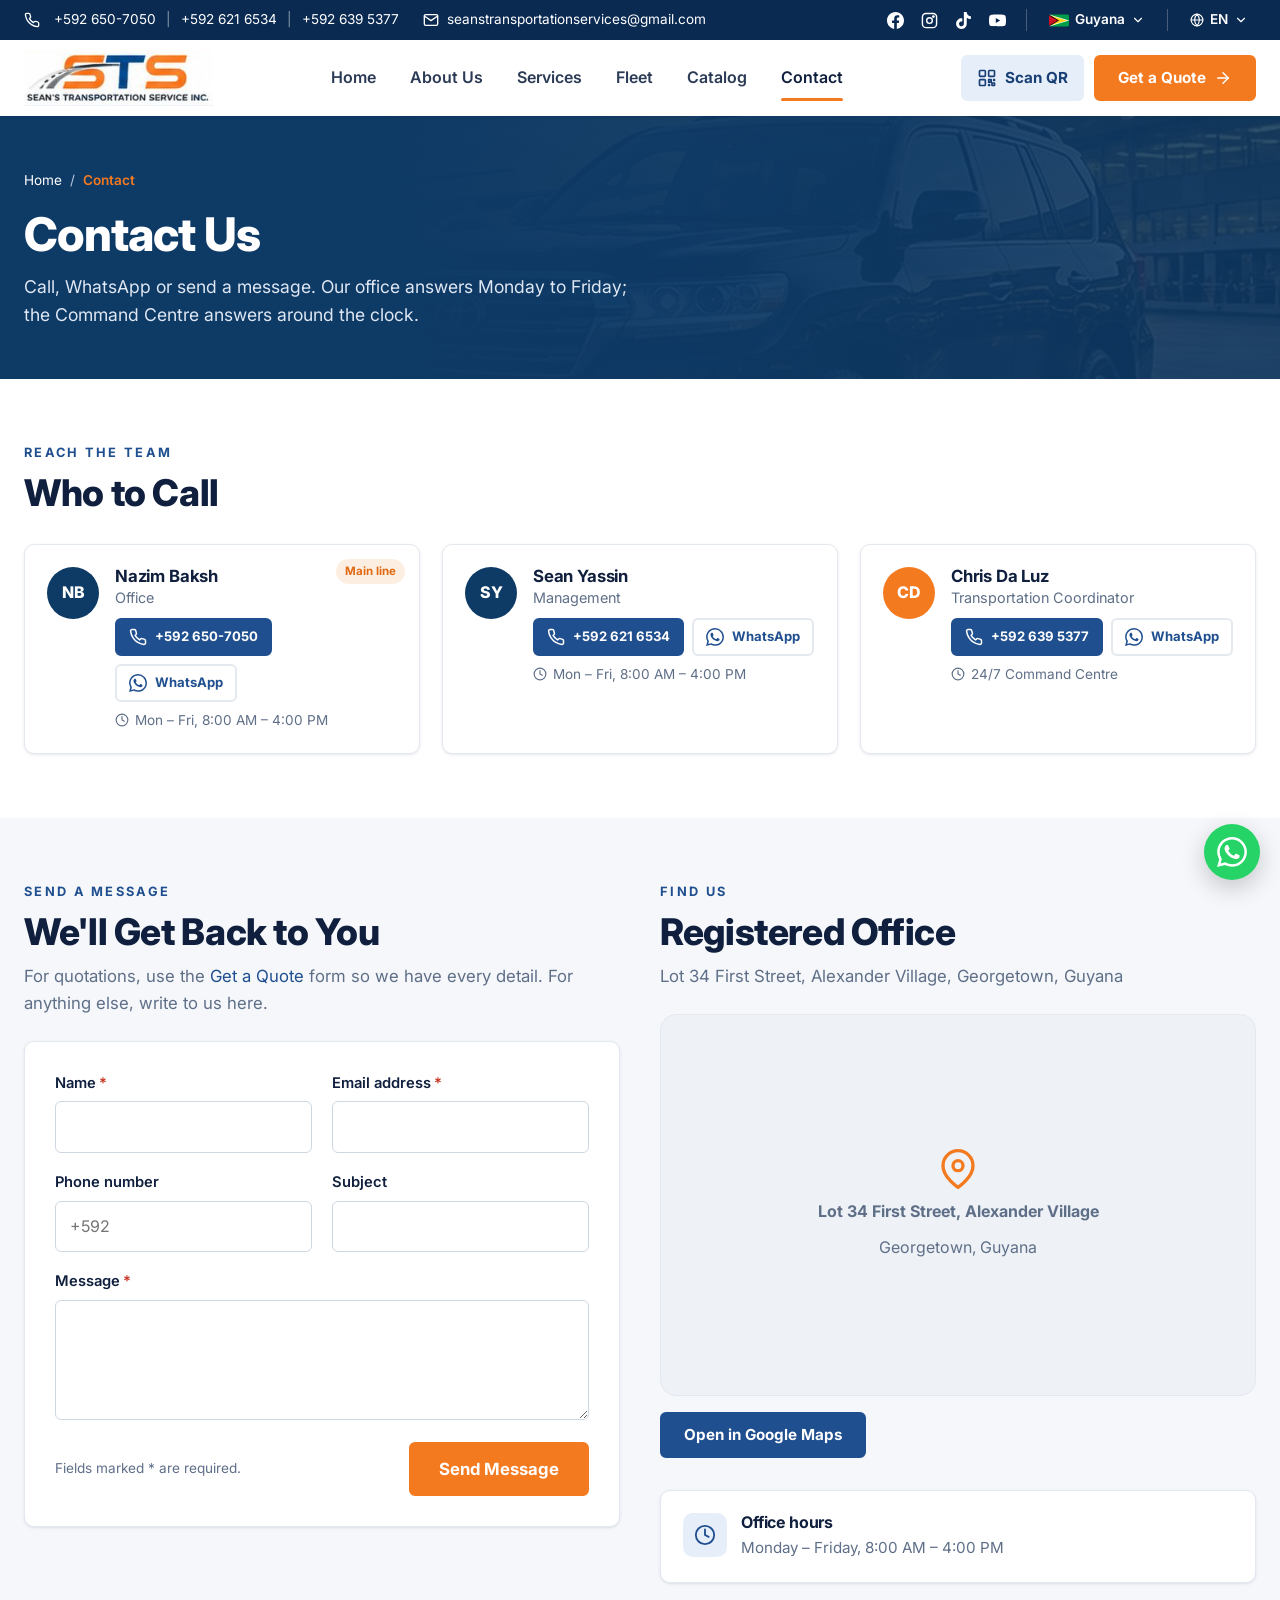
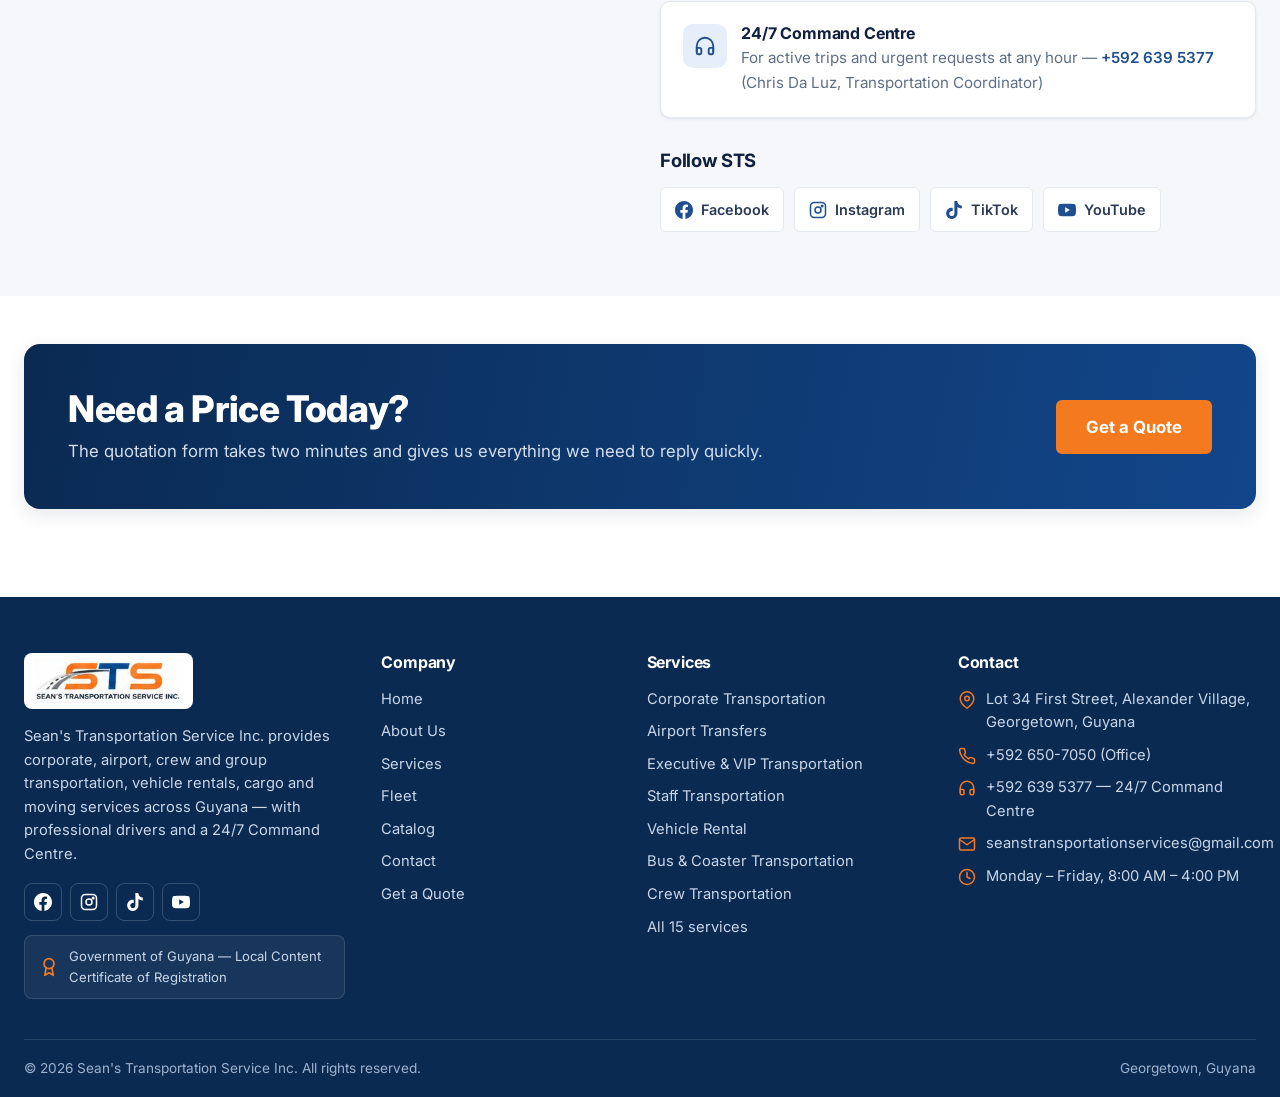
<file: contact.html>
<!DOCTYPE html>
<html lang="en">
<head>
  <meta charset="UTF-8">
  <meta name="viewport" content="width=device-width, initial-scale=1">
  <title>Contact STS — Georgetown, Guyana | Sean's Transportation Service Inc.</title>
  <meta name="description" content="Contact Sean's Transportation Service Inc. at Lot 34 First Street, Alexander Village, Georgetown. Call, WhatsApp or message our office and 24/7 Command Centre.">
  <meta property="og:title" content="Contact STS — Sean's Transportation Service Inc.">
  <meta property="og:description" content="Office hours Monday to Friday 8 AM – 4 PM. 24/7 Command Centre for active trips and urgent requests.">
  <link rel="icon" href="assets/icons/favicon.svg" type="image/svg+xml">
  <link rel="preconnect" href="https://fonts.googleapis.com">
  <link rel="preconnect" href="https://fonts.gstatic.com" crossorigin>
  <link href="https://fonts.googleapis.com/css2?family=Inter:wght@400;500;600;700;800&display=swap" rel="stylesheet">
  <link rel="stylesheet" href="assets/css/styles.css?v=4">
  <!-- Google Analytics: paste the production gtag.js snippet here at launch. -->
</head>
<body data-page="contact">
  <a class="skip-link" href="#main">Skip to content</a>
  <div id="site-header"></div>

  <main id="main">
    <section class="banner">
      <div class="container">
        <div class="banner__inner">
          <nav class="crumbs" aria-label="Breadcrumb"><a href="index.html">Home</a><span aria-hidden="true">/</span><span aria-current="page">Contact</span></nav>
          <h1>Contact Us</h1>
          <p>Call, WhatsApp or send a message. Our office answers Monday to Friday; the Command Centre answers around the clock.</p>
        </div>
      </div>
    </section>

    <section class="section" aria-labelledby="people-title">
      <div class="container">
        <div class="section__head">
          <div><span class="eyebrow">Reach the Team</span><h2 id="people-title">Who to Call</h2></div>
        </div>
        <div class="grid grid--3" id="people-list"></div>
      </div>
    </section>

    <section class="section section--alt" aria-labelledby="form-title">
      <div class="container">
        <div class="contact-layout">
          <div>
            <span class="eyebrow">Send a Message</span>
            <h2 id="form-title">We'll Get Back to You</h2>
            <p class="section__lead mb-3">For quotations, use the <a href="quote.html">Get a Quote</a> form so we have every detail. For anything else, write to us here.</p>
            <div class="card form-card" id="contact-form-wrap">
              <form id="contact-form" novalidate>
                <div class="form-alert" hidden role="alert"><svg class="icon" viewBox="0 0 24 24" aria-hidden="true"><path d="M10.29 3.86 1.82 18a2 2 0 0 0 1.71 3h16.94a2 2 0 0 0 1.71-3L13.71 3.86a2 2 0 0 0-3.42 0z"/><line x1="12" y1="9" x2="12" y2="13"/><line x1="12" y1="17" x2="12.01" y2="17"/></svg><span></span></div>
                <div class="form-grid">
                  <div class="field"><label for="c-name">Name<span class="req" aria-hidden="true">*</span></label><input id="c-name" name="name" type="text" required autocomplete="name"><div class="field__error"></div></div>
                  <div class="field"><label for="c-email">Email address<span class="req" aria-hidden="true">*</span></label><input id="c-email" name="email" type="email" required autocomplete="email"><div class="field__error"></div></div>
                  <div class="field"><label for="c-phone">Phone number</label><input id="c-phone" name="phone" type="tel" autocomplete="tel" placeholder="+592"><div class="field__error"></div></div>
                  <div class="field"><label for="c-subject">Subject</label><input id="c-subject" name="subject" type="text"><div class="field__error"></div></div>
                  <div class="field span-2"><label for="c-message">Message<span class="req" aria-hidden="true">*</span></label><textarea id="c-message" name="message" required></textarea><div class="field__error"></div></div>
                </div>
                <div class="form-foot">
                  <span class="note">Fields marked * are required.</span>
                  <button class="btn btn--primary btn--lg" type="submit">Send Message</button>
                </div>
              </form>
            </div>
          </div>
          <div>
            <span class="eyebrow">Find Us</span>
            <h2>Registered Office</h2>
            <p class="section__lead mb-3">Lot 34 First Street, Alexander Village, Georgetown, Guyana</p>
            <div class="map" id="map"></div>
            <div class="btn-row mt-2"><a class="btn btn--blue" id="map-link" href="https://www.google.com/maps" target="_blank" rel="noopener">Open in Google Maps</a></div>
            <div class="info-tiles info-tiles--stack mt-4">
              <div class="card info-tile"><div class="info-tile__icon"><svg class="icon" viewBox="0 0 24 24" aria-hidden="true"><circle cx="12" cy="12" r="10"/><polyline points="12 6 12 12 16 14"/></svg></div><div><h3>Office hours</h3><p>Monday – Friday, 8:00 AM – 4:00 PM</p></div></div>
              <div class="card info-tile"><div class="info-tile__icon"><svg class="icon" viewBox="0 0 24 24" aria-hidden="true"><path d="M3 18v-6a9 9 0 0 1 18 0v6"/><path d="M21 19a2 2 0 0 1-2 2h-1a2 2 0 0 1-2-2v-3a2 2 0 0 1 2-2h3zM3 19a2 2 0 0 0 2 2h1a2 2 0 0 0 2-2v-3a2 2 0 0 0-2-2H3z"/></svg></div><div><h3>24/7 Command Centre</h3><p>For active trips and urgent requests at any hour — <a href="tel:+5926395377">+592 639 5377</a> (Chris Da Luz, Transportation Coordinator)</p></div></div>
            </div>
            <h3 class="mt-4 mb-2">Follow STS</h3>
            <div class="social-row" id="social-row"></div>
          </div>
        </div>
      </div>
    </section>

    <section class="section section--tight">
      <div class="container">
        <div class="cta">
          <div><h2>Need a Price Today?</h2><p>The quotation form takes two minutes and gives us everything we need to reply quickly.</p></div>
          <div class="btn-row"><a class="btn btn--primary btn--lg" href="quote.html">Get a Quote</a></div>
        </div>
      </div>
    </section>
  </main>

  <footer class="footer" id="site-footer"></footer>

  <script src="assets/js/vendor/jsQR.min.js" defer></script>
  <script src="assets/js/demo-data.js?v=4"></script>
  <script src="assets/js/qr-scanner.js"></script>
  <script src="assets/js/app.js?v=4"></script>
</body>
</html>
</file>
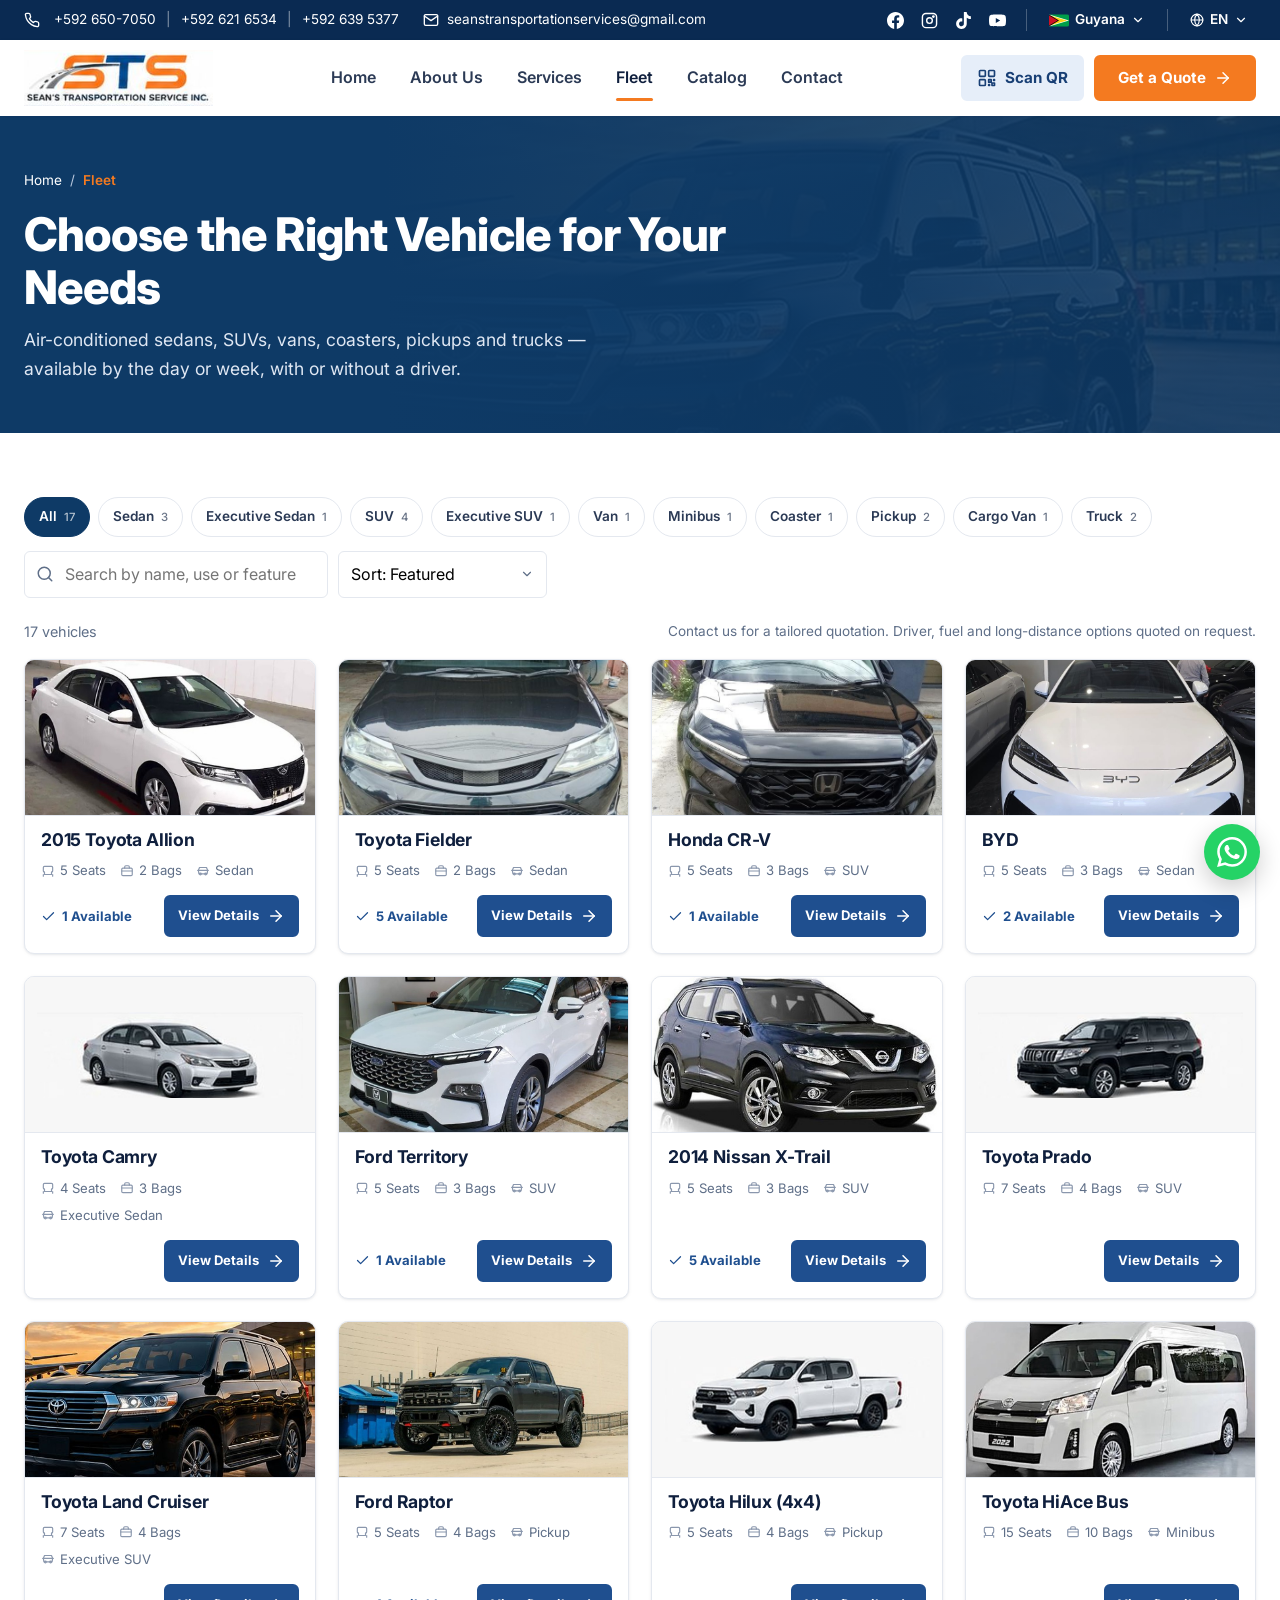
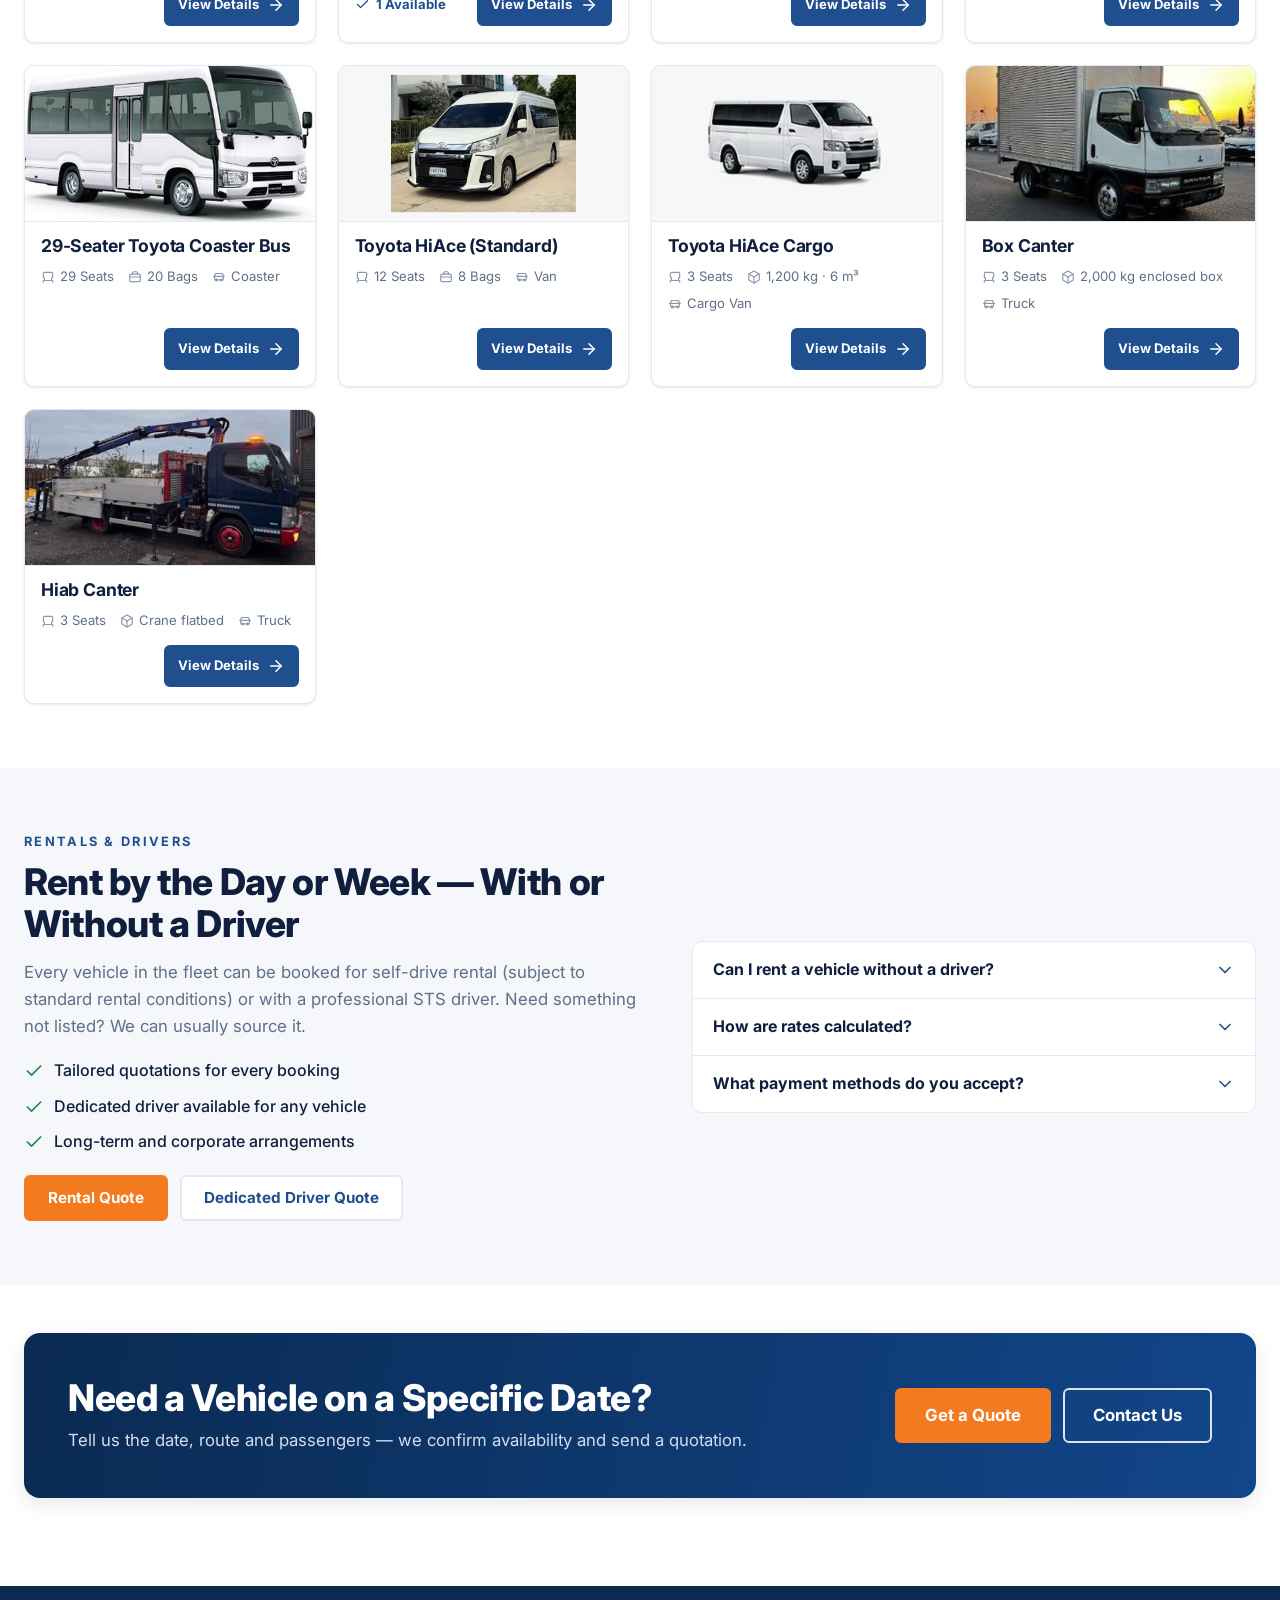
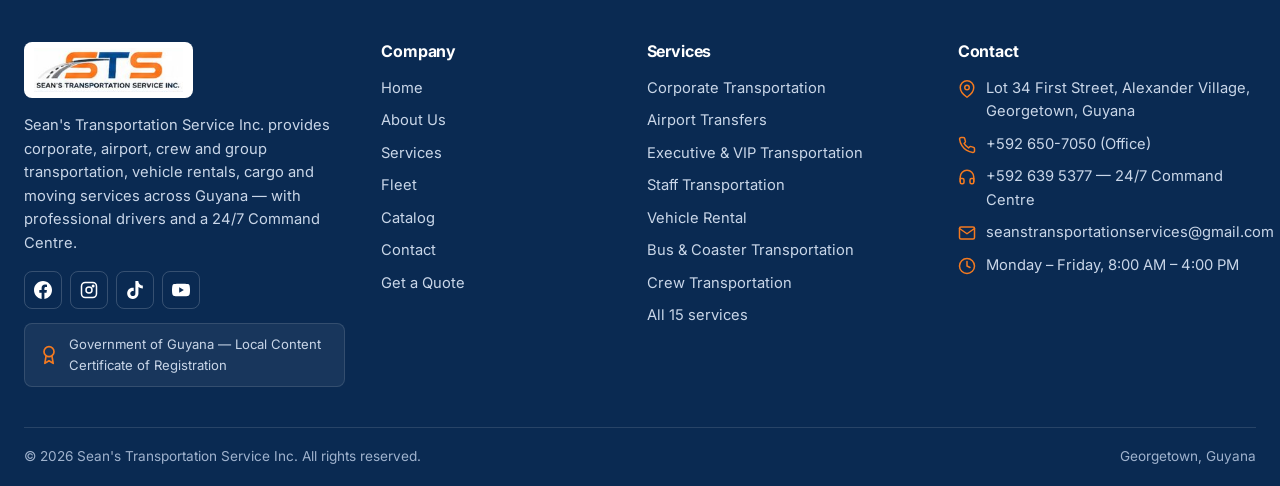
<file: fleet.html>
<!DOCTYPE html>
<html lang="en">
<head>
  <meta charset="UTF-8">
  <meta name="viewport" content="width=device-width, initial-scale=1">
  <title>Our Fleet — Sedans, SUVs, Vans, Coasters, Pickups &amp; Trucks for Rent | STS Guyana</title>
  <meta name="description" content="Browse the STS fleet: sedans, executive SUVs, 12 and 15-seat vans, coasters, 4x4 pickups, cargo vans and trucks in Guyana, with or without a driver.">
  <meta property="og:title" content="STS Fleet — Choose the Right Vehicle for Your Needs">
  <meta property="og:description" content="Sedans to trucks, with or without a driver, across Guyana.">
  <link rel="icon" href="assets/icons/favicon.svg" type="image/svg+xml">
  <link rel="preconnect" href="https://fonts.googleapis.com">
  <link rel="preconnect" href="https://fonts.gstatic.com" crossorigin>
  <link href="https://fonts.googleapis.com/css2?family=Inter:wght@400;500;600;700;800&display=swap" rel="stylesheet">
  <link rel="stylesheet" href="assets/css/styles.css?v=4">
  <!-- Google Analytics: paste the production gtag.js snippet here at launch. -->
</head>
<body data-page="fleet">
  <a class="skip-link" href="#main">Skip to content</a>
  <div id="site-header"></div>

  <main id="main">
    <section class="banner">
      <div class="container">
        <div class="banner__inner">
          <nav class="crumbs" aria-label="Breadcrumb"><a href="index.html">Home</a><span aria-hidden="true">/</span><span aria-current="page">Fleet</span></nav>
          <h1>Choose the Right Vehicle for Your Needs</h1>
          <p>Air-conditioned sedans, SUVs, vans, coasters, pickups and trucks — available by the day or week, with or without a driver.</p>
        </div>
      </div>
    </section>

    <section class="section" aria-labelledby="fleet-title">
      <div class="container">
        <h2 id="fleet-title" class="sr-only">Vehicles</h2>
        <div class="toolbar">
          <div class="chips" id="fleet-chips" role="group" aria-label="Filter by category"></div>
          <div class="toolbar__controls">
            <label class="search"><span class="sr-only">Search vehicles</span><svg class="icon" viewBox="0 0 24 24" aria-hidden="true"><circle cx="11" cy="11" r="8"/><line x1="21" y1="21" x2="16.65" y2="16.65"/></svg><input type="search" id="fleet-search" placeholder="Search by name, use or feature" autocomplete="off"></label>
            <label class="select-wrap"><span class="sr-only">Sort vehicles</span><select id="fleet-sort"><option value="featured">Sort: Featured</option><option value="name-asc">Name: A to Z</option><option value="availability">Availability: most first</option><option value="seats">Seats: most first</option></select></label>
          </div>
        </div>
        <div class="results-bar"><span id="fleet-count" aria-live="polite"></span><span class="note">Contact us for a tailored quotation. Driver, fuel and long-distance options quoted on request.</span></div>
        <div class="grid grid--4" id="fleet-grid"></div>
      </div>
    </section>

    <section class="section section--alt" aria-labelledby="rental-title">
      <div class="container">
        <div class="split">
          <div>
            <span class="eyebrow">Rentals &amp; Drivers</span>
            <h2 id="rental-title">Rent by the Day or Week — With or Without a Driver</h2>
            <p>Every vehicle in the fleet can be booked for self-drive rental (subject to standard rental conditions) or with a professional STS driver. Need something not listed? We can usually source it.</p>
            <ul class="checklist">
              <li><svg class="icon" viewBox="0 0 24 24" aria-hidden="true"><polyline points="20 6 9 17 4 12"/></svg>Tailored quotations for every booking</li>
              <li><svg class="icon" viewBox="0 0 24 24" aria-hidden="true"><polyline points="20 6 9 17 4 12"/></svg>Dedicated driver available for any vehicle</li>
              <li><svg class="icon" viewBox="0 0 24 24" aria-hidden="true"><polyline points="20 6 9 17 4 12"/></svg>Long-term and corporate arrangements</li>
            </ul>
            <div class="btn-row"><a class="btn btn--primary" href="quote.html?service=vehicle-rental">Rental Quote</a><a class="btn btn--ghost" href="quote.html?service=dedicated-driver-services">Dedicated Driver Quote</a></div>
          </div>
          <div>
            <div id="faq-list"></div>
          </div>
        </div>
      </div>
    </section>

    <section class="section section--tight">
      <div class="container">
        <div class="cta">
          <div><h2>Need a Vehicle on a Specific Date?</h2><p>Tell us the date, route and passengers — we confirm availability and send a quotation.</p></div>
          <div class="btn-row"><a class="btn btn--primary btn--lg" href="quote.html">Get a Quote</a><a class="btn btn--outline btn--lg" href="contact.html">Contact Us</a></div>
        </div>
      </div>
    </section>
  </main>

  <footer class="footer" id="site-footer"></footer>

  <script src="assets/js/vendor/jsQR.min.js" defer></script>
  <script src="assets/js/demo-data.js?v=4"></script>
  <script src="assets/js/qr-scanner.js"></script>
  <script src="assets/js/app.js?v=4"></script>
</body>
</html>
</file>
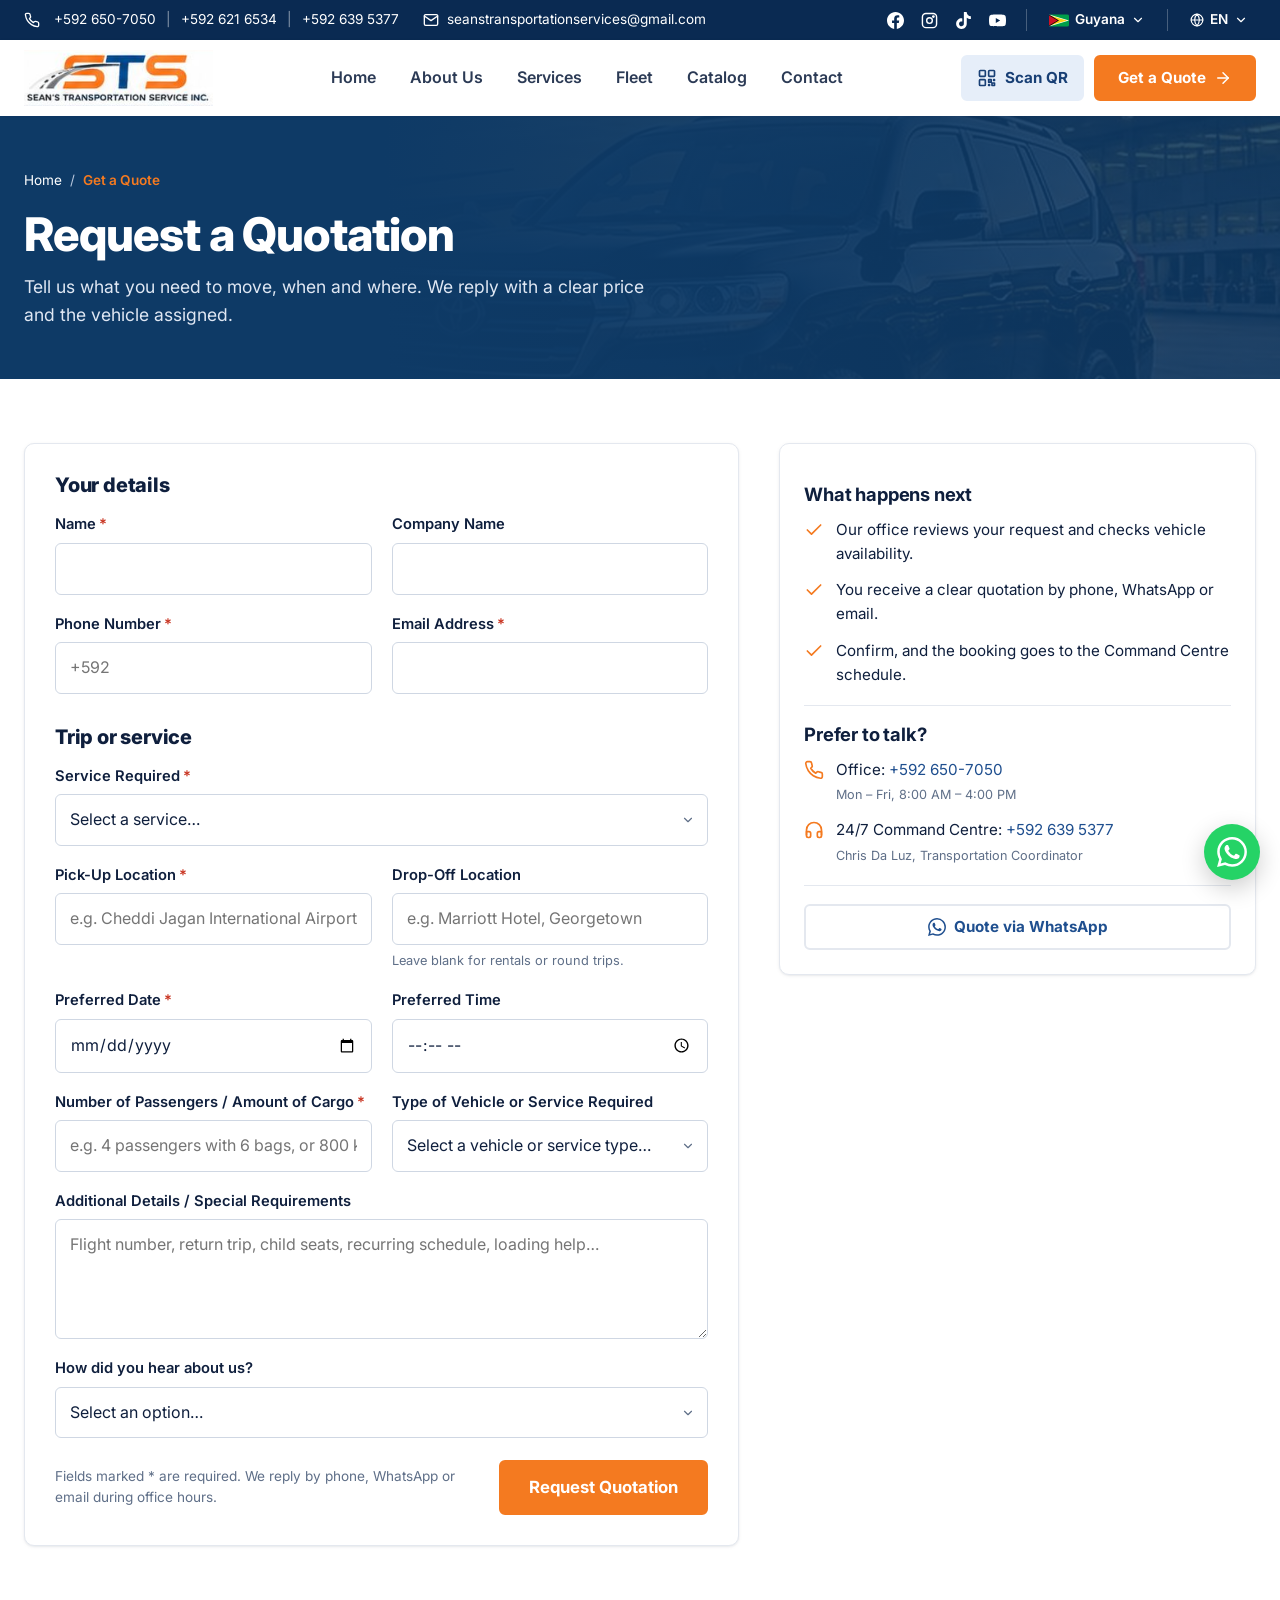
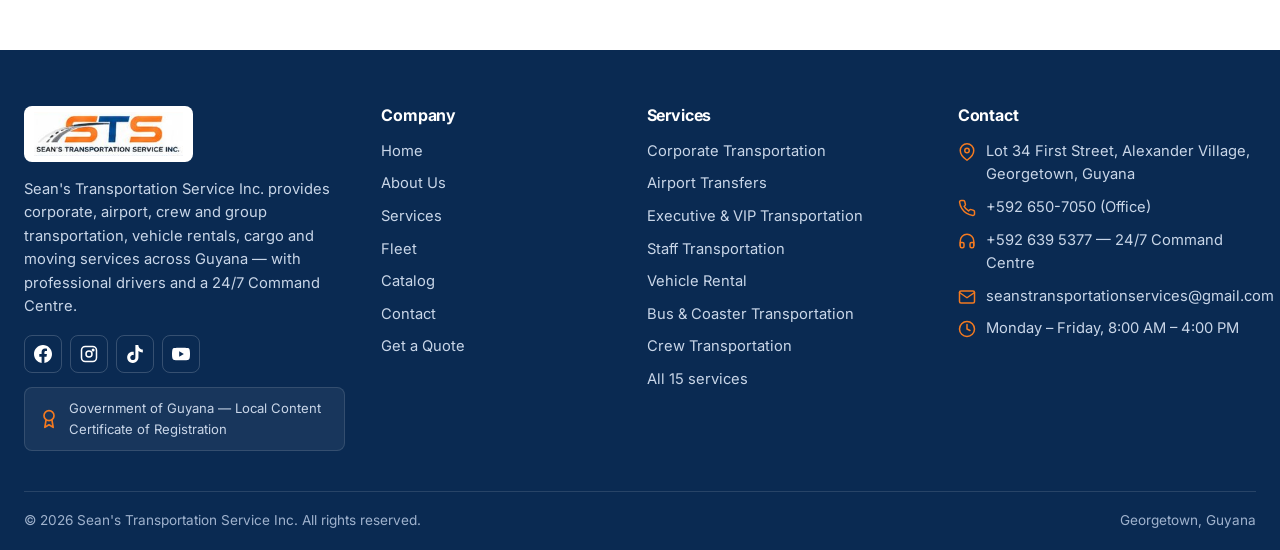
<file: quote.html>
<!DOCTYPE html>
<html lang="en">
<head>
  <meta charset="UTF-8">
  <meta name="viewport" content="width=device-width, initial-scale=1">
  <title>Get a Quote — Request a Transportation or Rental Quotation | STS Guyana</title>
  <meta name="description" content="Request a quotation from Sean's Transportation Service Inc. for airport transfers, corporate or crew transportation, vehicle rental, cargo or moving services in Guyana.">
  <meta property="og:title" content="Get a Quote — STS">
  <meta property="og:description" content="Tell us the trip, the date and the vehicle. We reply with a clear quotation.">
  <link rel="icon" href="assets/icons/favicon.svg" type="image/svg+xml">
  <link rel="preconnect" href="https://fonts.googleapis.com">
  <link rel="preconnect" href="https://fonts.gstatic.com" crossorigin>
  <link href="https://fonts.googleapis.com/css2?family=Inter:wght@400;500;600;700;800&display=swap" rel="stylesheet">
  <link rel="stylesheet" href="assets/css/styles.css?v=4">
  <!-- Google Analytics: paste the production gtag.js snippet here at launch. -->
</head>
<body data-page="quote">
  <a class="skip-link" href="#main">Skip to content</a>
  <div id="site-header"></div>

  <main id="main">
    <section class="banner">
      <div class="container">
        <div class="banner__inner">
          <nav class="crumbs" aria-label="Breadcrumb"><a href="index.html">Home</a><span aria-hidden="true">/</span><span aria-current="page">Get a Quote</span></nav>
          <h1>Request a Quotation</h1>
          <p>Tell us what you need to move, when and where. We reply with a clear price and the vehicle assigned.</p>
        </div>
      </div>
    </section>

    <section class="section">
      <div class="container">
        <div class="contact-layout contact-layout--quote">
          <div class="card form-card" id="quote-form-wrap">
            <form id="quote-form" novalidate>
              <div class="form-alert" hidden role="alert"><svg class="icon" viewBox="0 0 24 24" aria-hidden="true"><path d="M10.29 3.86 1.82 18a2 2 0 0 0 1.71 3h16.94a2 2 0 0 0 1.71-3L13.71 3.86a2 2 0 0 0-3.42 0z"/><line x1="12" y1="9" x2="12" y2="13"/><line x1="12" y1="17" x2="12.01" y2="17"/></svg><span></span></div>

              <h2 style="font-size:1.25rem" class="mb-2">Your details</h2>
              <div class="form-grid">
                <div class="field"><label for="q-name">Name<span class="req" aria-hidden="true">*</span></label><input id="q-name" name="name" type="text" required autocomplete="name"><div class="field__error"></div></div>
                <div class="field"><label for="q-company">Company Name</label><input id="q-company" name="company" type="text" autocomplete="organization"><div class="field__error"></div></div>
                <div class="field"><label for="q-phone">Phone Number<span class="req" aria-hidden="true">*</span></label><input id="q-phone" name="phone" type="tel" required autocomplete="tel" placeholder="+592"><div class="field__error"></div></div>
                <div class="field"><label for="q-email">Email Address<span class="req" aria-hidden="true">*</span></label><input id="q-email" name="email" type="email" required autocomplete="email"><div class="field__error"></div></div>
              </div>

              <h2 style="font-size:1.25rem" class="mb-2 mt-4">Trip or service</h2>
              <div class="form-grid">
                <div class="field span-2"><label for="q-service">Service Required<span class="req" aria-hidden="true">*</span></label><select id="q-service" name="service" required></select><div class="field__error"></div></div>
                <div class="field"><label for="q-pickup">Pick-Up Location<span class="req" aria-hidden="true">*</span></label><input id="q-pickup" name="pickup" type="text" required placeholder="e.g. Cheddi Jagan International Airport"><div class="field__error"></div></div>
                <div class="field"><label for="q-dropoff">Drop-Off Location</label><input id="q-dropoff" name="dropoff" type="text" placeholder="e.g. Marriott Hotel, Georgetown"><div class="field__hint">Leave blank for rentals or round trips.</div><div class="field__error"></div></div>
                <div class="field"><label for="q-date">Preferred Date<span class="req" aria-hidden="true">*</span></label><input id="q-date" name="date" type="date" required><div class="field__error"></div></div>
                <div class="field"><label for="q-time">Preferred Time</label><input id="q-time" name="time" type="time"><div class="field__error"></div></div>
                <div class="field"><label for="q-passengers">Number of Passengers / Amount of Cargo<span class="req" aria-hidden="true">*</span></label><input id="q-passengers" name="passengers" type="text" required placeholder="e.g. 4 passengers with 6 bags, or 800 kg of equipment"><div class="field__error"></div></div>
                <div class="field"><label for="q-vehicle">Type of Vehicle or Service Required</label><select id="q-vehicle" name="vehicle"></select><div class="field__error"></div></div>
                <div class="field span-2"><label for="q-details">Additional Details / Special Requirements</label><textarea id="q-details" name="details" placeholder="Flight number, return trip, child seats, recurring schedule, loading help…"></textarea><div class="field__error"></div></div>
                <div class="field span-2"><label for="q-hear">How did you hear about us?</label><select id="q-hear" name="hear"></select><div class="field__error"></div></div>
              </div>

              <div class="form-foot">
                <span class="note">Fields marked * are required. We reply by phone, WhatsApp or email during office hours.</span>
                <button class="btn btn--primary btn--lg" type="submit">Request Quotation</button>
              </div>
            </form>
          </div>

          <aside>
            <div class="card aside-card">
              <div id="quote-aside-selected" hidden></div>
              <h3 class="mt-2">What happens next</h3>
              <ul>
                <li><svg class="icon" viewBox="0 0 24 24" aria-hidden="true"><polyline points="20 6 9 17 4 12"/></svg><span>Our office reviews your request and checks vehicle availability.</span></li>
                <li><svg class="icon" viewBox="0 0 24 24" aria-hidden="true"><polyline points="20 6 9 17 4 12"/></svg><span>You receive a clear quotation by phone, WhatsApp or email.</span></li>
                <li><svg class="icon" viewBox="0 0 24 24" aria-hidden="true"><polyline points="20 6 9 17 4 12"/></svg><span>Confirm, and the booking goes to the Command Centre schedule.</span></li>
              </ul>
              <div class="divider"></div>
              <h3>Prefer to talk?</h3>
              <ul>
                <li><svg class="icon" viewBox="0 0 24 24" aria-hidden="true"><path d="M22 16.92v3a2 2 0 0 1-2.18 2 19.79 19.79 0 0 1-8.63-3.07 19.5 19.5 0 0 1-6-6 19.79 19.79 0 0 1-3.07-8.67A2 2 0 0 1 4.11 2h3a2 2 0 0 1 2 1.72c.13.96.36 1.9.7 2.81a2 2 0 0 1-.45 2.11L8.09 9.91a16 16 0 0 0 6 6l1.27-1.27a2 2 0 0 1 2.11-.45c.91.34 1.85.57 2.81.7A2 2 0 0 1 22 16.92z"/></svg><span>Office: <a href="tel:+5926507050">+592 650-7050</a><br><small class="muted">Mon – Fri, 8:00 AM – 4:00 PM</small></span></li>
                <li><svg class="icon" viewBox="0 0 24 24" aria-hidden="true"><path d="M3 18v-6a9 9 0 0 1 18 0v6"/><path d="M21 19a2 2 0 0 1-2 2h-1a2 2 0 0 1-2-2v-3a2 2 0 0 1 2-2h3zM3 19a2 2 0 0 0 2 2h1a2 2 0 0 0 2-2v-3a2 2 0 0 0-2-2H3z"/></svg><span>24/7 Command Centre: <a href="tel:+5926395377">+592 639 5377</a><br><small class="muted">Chris Da Luz, Transportation Coordinator</small></span></li>
              </ul>
              <div class="divider"></div>
              <a class="btn btn--ghost btn--block" href="https://wa.me/5926395377?text=Hello%20STS%2C%20I%20would%20like%20a%20quotation." target="_blank" rel="noopener"><svg class="icon icon--fill" viewBox="0 0 24 24" aria-hidden="true"><path d="M17.47 14.38c-.3-.15-1.76-.87-2.03-.97-.27-.1-.47-.15-.67.15-.2.3-.77.97-.94 1.17-.17.2-.35.22-.64.07-.3-.15-1.26-.46-2.39-1.47-.88-.79-1.48-1.76-1.65-2.06-.17-.3-.02-.46.13-.61.13-.13.3-.35.45-.52.15-.17.2-.3.3-.5.1-.2.05-.37-.03-.52-.07-.15-.67-1.61-.91-2.21-.24-.58-.49-.5-.67-.51h-.57c-.2 0-.52.07-.79.37-.27.3-1.04 1.02-1.04 2.48s1.07 2.88 1.21 3.08c.15.2 2.1 3.2 5.08 4.49.71.31 1.26.49 1.7.63.71.23 1.36.2 1.87.12.57-.09 1.76-.72 2.01-1.42.25-.7.25-1.29.17-1.42-.07-.13-.27-.2-.57-.35M12.05 21.79h-.01a9.87 9.87 0 0 1-5.03-1.38l-.36-.21-3.74.98 1-3.65-.24-.37a9.86 9.86 0 0 1-1.51-5.26c0-5.45 4.44-9.88 9.9-9.88 2.64 0 5.12 1.03 6.99 2.9a9.82 9.82 0 0 1 2.89 6.99c0 5.45-4.44 9.88-9.89 9.88M20.46 3.52A11.82 11.82 0 0 0 12.05 0C5.5 0 .16 5.33.16 11.89c0 2.1.55 4.14 1.59 5.94L.06 24l6.3-1.65a11.88 11.88 0 0 0 5.68 1.45h.01c6.55 0 11.89-5.33 11.89-11.89 0-3.18-1.24-6.16-3.48-8.4"/></svg> Quote via WhatsApp</a>
            </div>
          </aside>
        </div>
      </div>
    </section>
  </main>

  <footer class="footer" id="site-footer"></footer>

  <script src="assets/js/vendor/jsQR.min.js" defer></script>
  <script src="assets/js/demo-data.js?v=4"></script>
  <script src="assets/js/qr-scanner.js"></script>
  <script src="assets/js/app.js?v=4"></script>
</body>
</html>
</file>
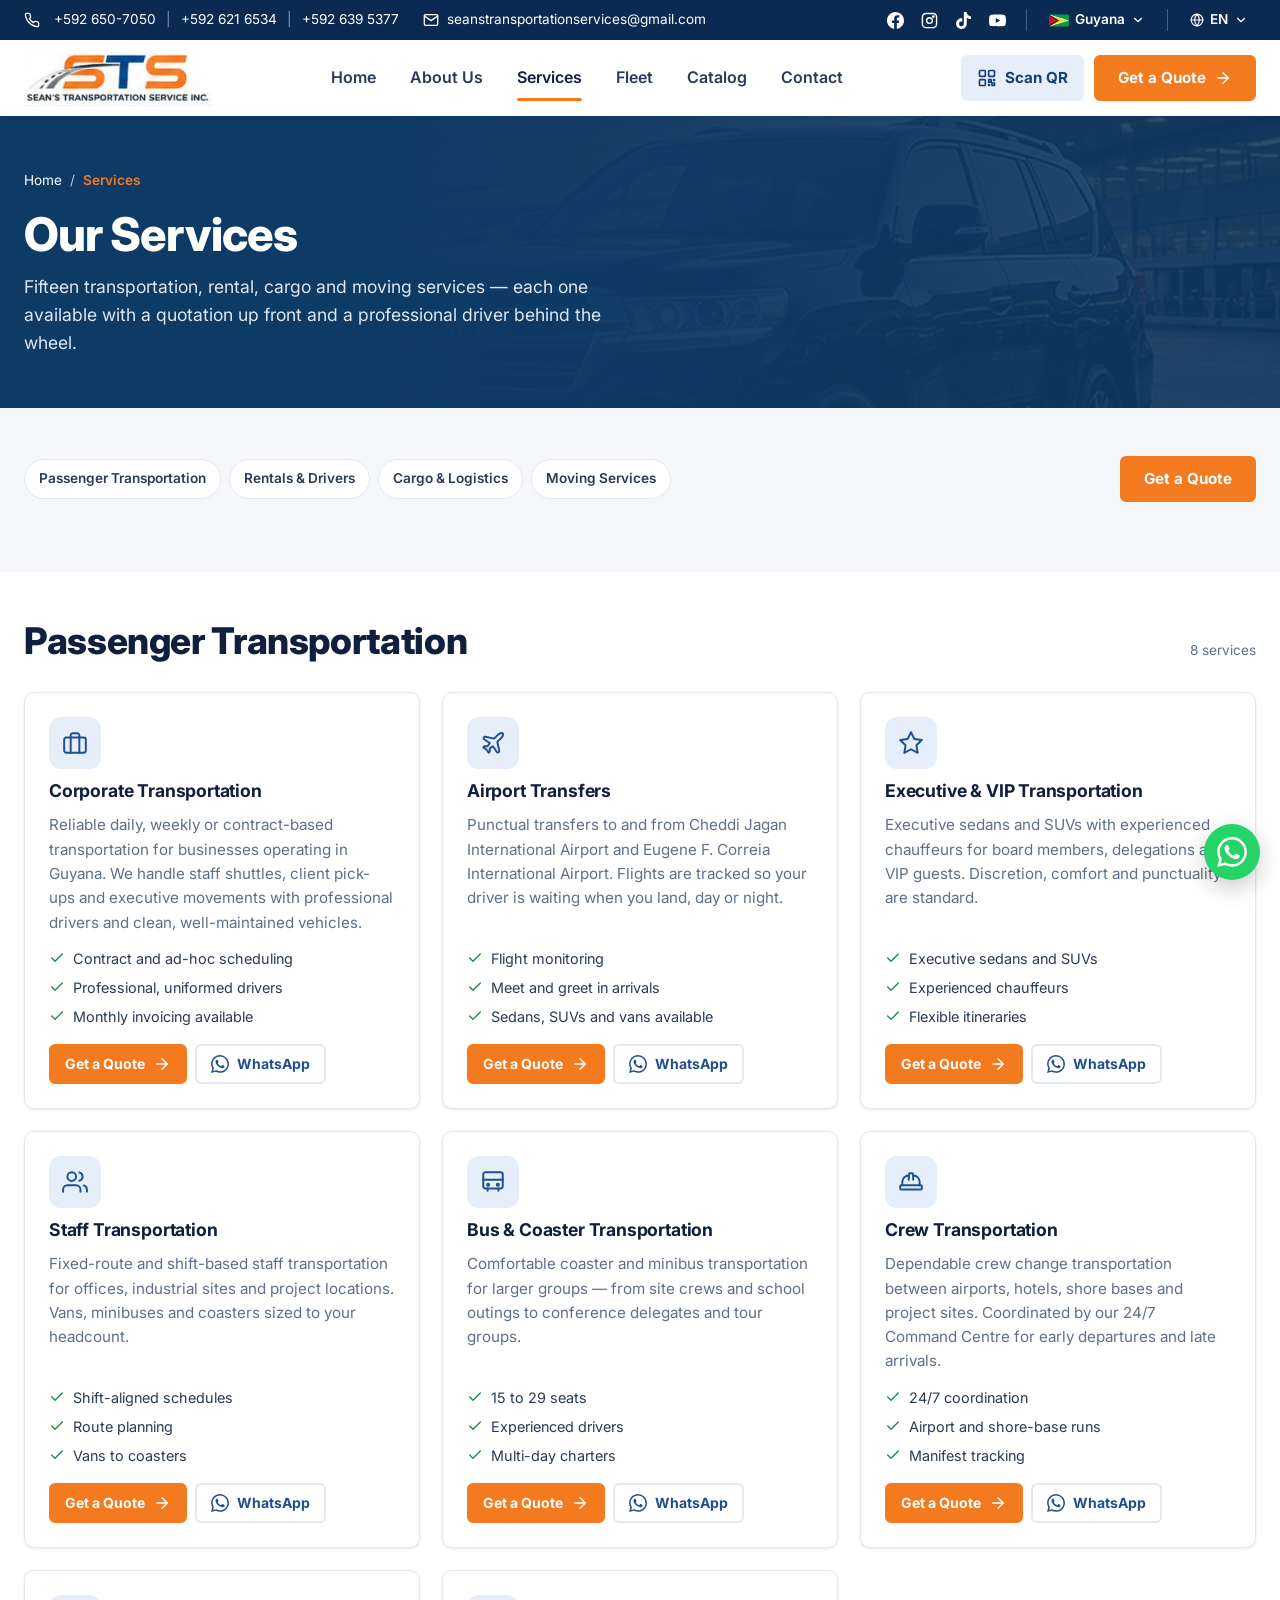
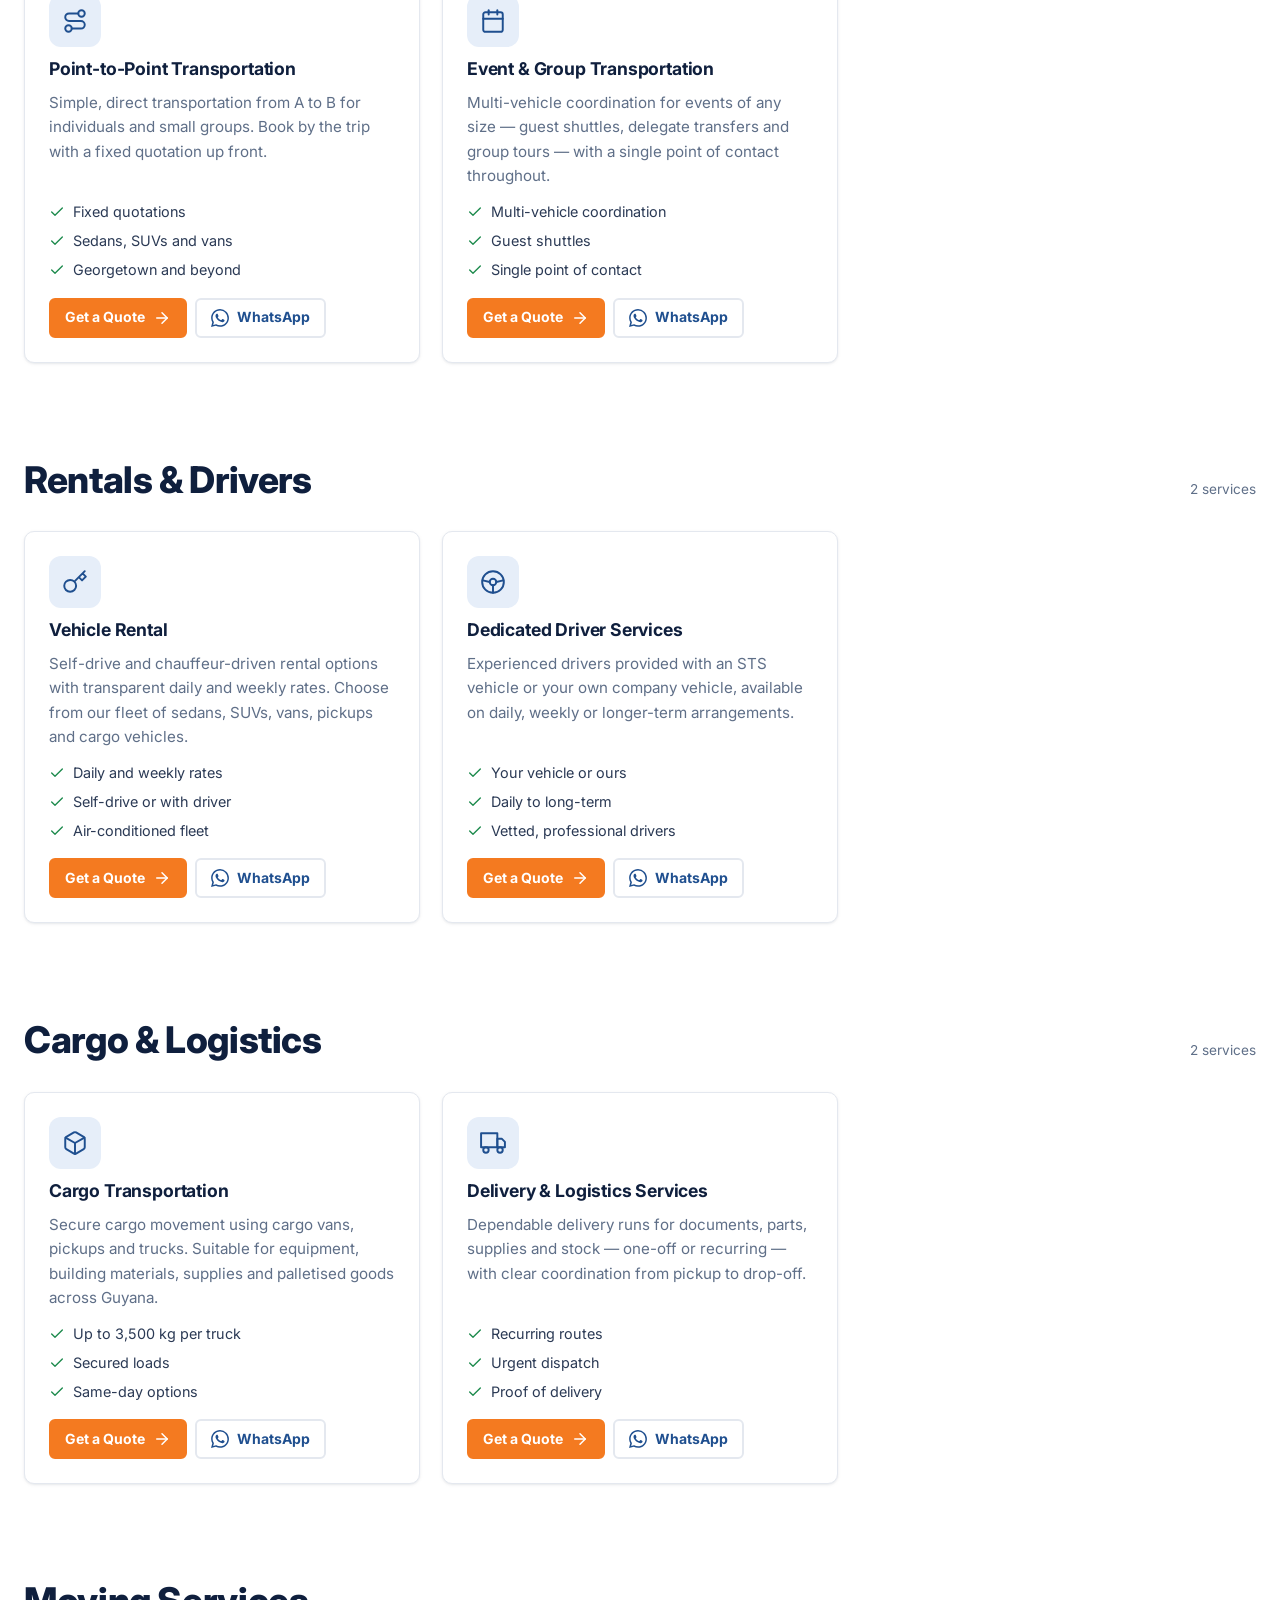
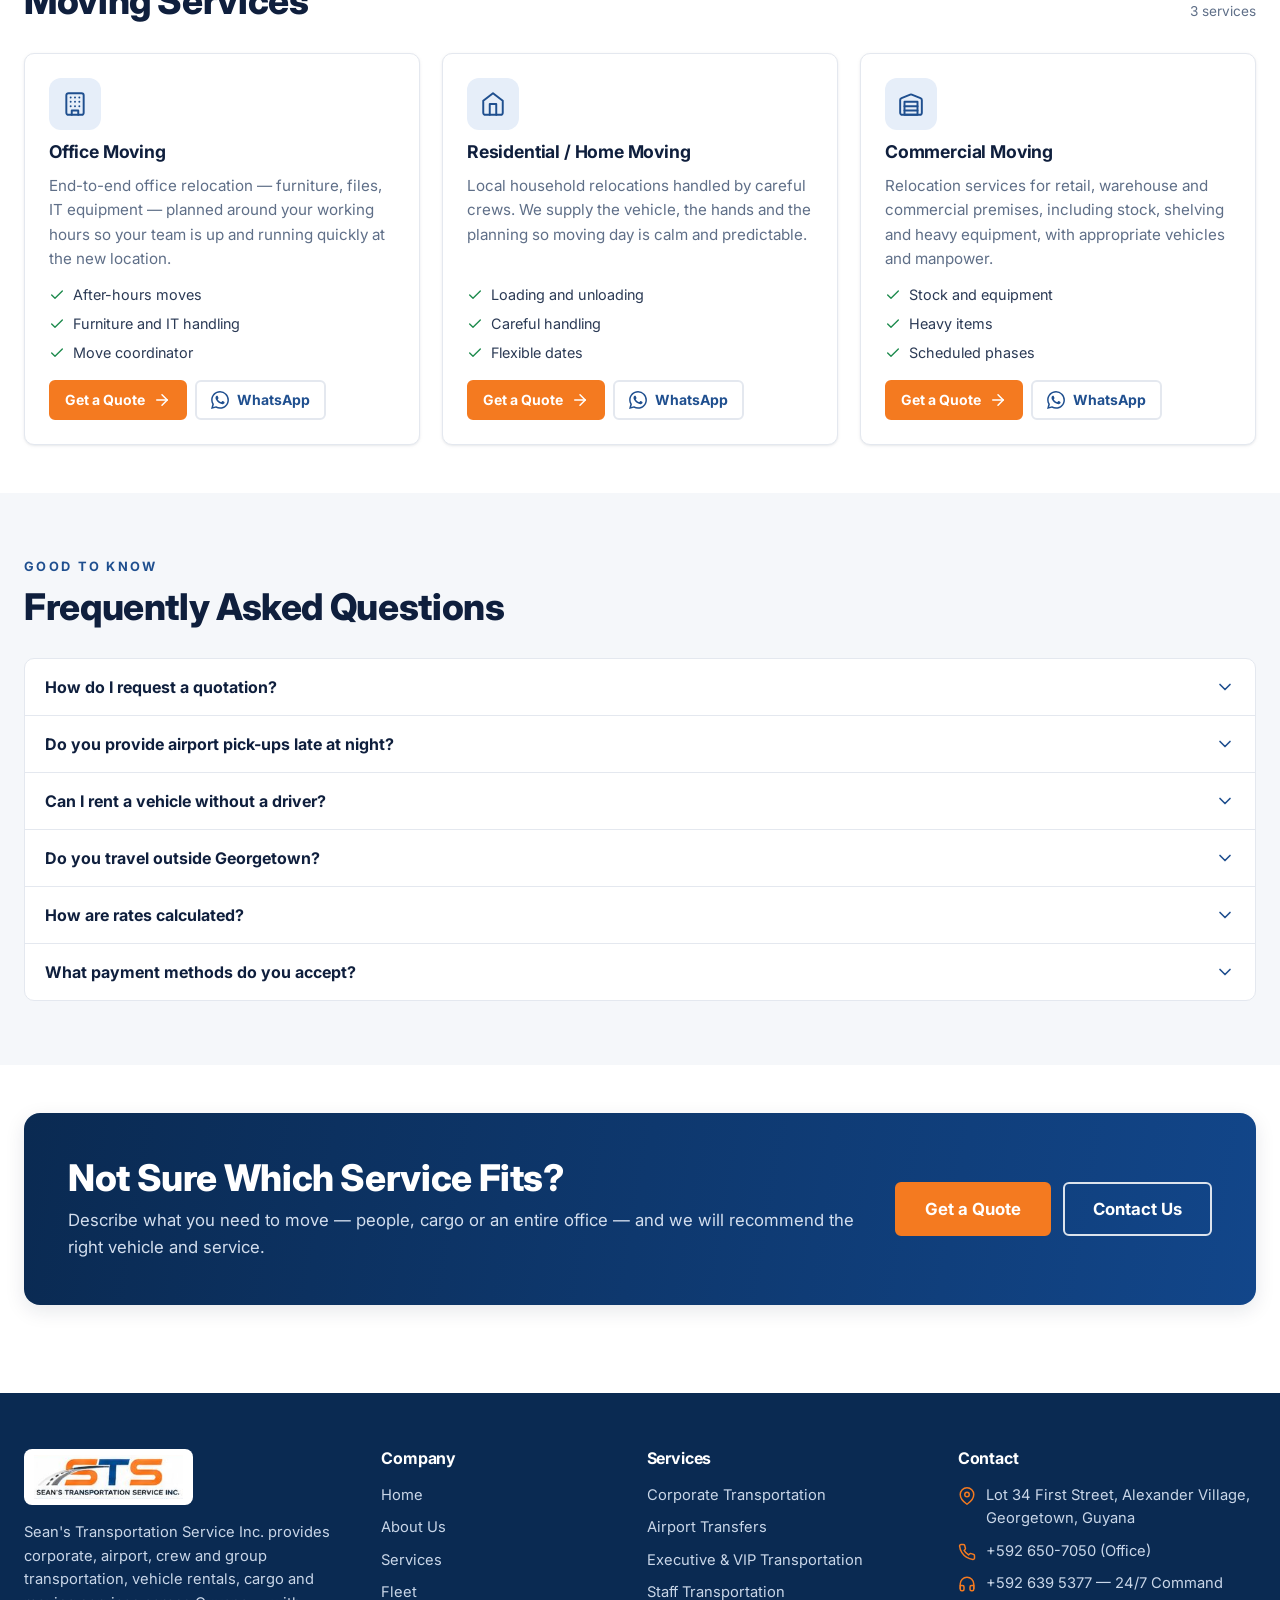
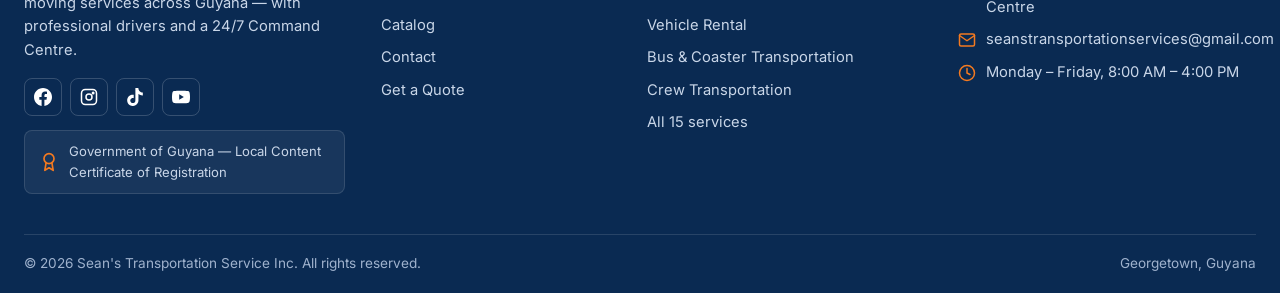
<file: services.html>
<!DOCTYPE html>
<html lang="en">
<head>
  <meta charset="UTF-8">
  <meta name="viewport" content="width=device-width, initial-scale=1">
  <title>Services — Airport Transfers, Corporate, Crew, Rentals, Cargo &amp; Moving | STS Guyana</title>
  <meta name="description" content="All 15 STS services: corporate, airport, executive, staff, crew, bus and coaster, point-to-point and event transportation, vehicle rental, dedicated drivers, cargo, delivery and moving services in Guyana.">
  <meta property="og:title" content="STS Services — Transportation, Rentals, Cargo and Moving in Guyana">
  <meta property="og:description" content="Fifteen transportation and logistics services delivered by one coordinated team.">
  <link rel="icon" href="assets/icons/favicon.svg" type="image/svg+xml">
  <link rel="preconnect" href="https://fonts.googleapis.com">
  <link rel="preconnect" href="https://fonts.gstatic.com" crossorigin>
  <link href="https://fonts.googleapis.com/css2?family=Inter:wght@400;500;600;700;800&display=swap" rel="stylesheet">
  <link rel="stylesheet" href="assets/css/styles.css?v=4">
  <!-- Google Analytics: paste the production gtag.js snippet here at launch. -->
</head>
<body data-page="services">
  <a class="skip-link" href="#main">Skip to content</a>
  <div id="site-header"></div>

  <main id="main">
    <section class="banner">
      <div class="container">
        <div class="banner__inner">
          <nav class="crumbs" aria-label="Breadcrumb"><a href="index.html">Home</a><span aria-hidden="true">/</span><span aria-current="page">Services</span></nav>
          <h1>Our Services</h1>
          <p>Fifteen transportation, rental, cargo and moving services — each one available with a quotation up front and a professional driver behind the wheel.</p>
        </div>
      </div>
    </section>

    <section class="section section--tight section--alt">
      <div class="container">
        <div class="toolbar">
          <div class="chips" id="group-nav" aria-label="Jump to a service group"></div>
          <a class="btn btn--primary" href="quote.html">Get a Quote</a>
        </div>
      </div>
    </section>

    <div id="service-groups"></div>

    <section class="section section--alt" id="faq" aria-labelledby="faq-title">
      <div class="container">
        <div class="section__head"><div><span class="eyebrow">Good to Know</span><h2 id="faq-title">Frequently Asked Questions</h2></div></div>
        <div id="faq-list"></div>
      </div>
    </section>

    <section class="section section--tight">
      <div class="container">
        <div class="cta">
          <div><h2>Not Sure Which Service Fits?</h2><p>Describe what you need to move — people, cargo or an entire office — and we will recommend the right vehicle and service.</p></div>
          <div class="btn-row"><a class="btn btn--primary btn--lg" href="quote.html">Get a Quote</a><a class="btn btn--outline btn--lg" href="contact.html">Contact Us</a></div>
        </div>
      </div>
    </section>
  </main>

  <footer class="footer" id="site-footer"></footer>

  <script src="assets/js/vendor/jsQR.min.js" defer></script>
  <script src="assets/js/demo-data.js?v=4"></script>
  <script src="assets/js/qr-scanner.js"></script>
  <script src="assets/js/app.js?v=4"></script>
</body>
</html>
</file>
<file: assets/css/styles.css>
/* =============================================================================
   STS — Sean's Transportation Service Inc.   |   Design system + page styles
   Visual source of truth: approved client design (navy / white / orange).
   ============================================================================= */

/* ---------- Tokens ---------------------------------------------------------- */
:root {
  --navy-900: #0a2a52;   /* top bar, footer, dark bands */
  --navy-800: #0e3a66;   /* hero base */
  --navy-700: #12468a;
  --blue-600: #1f4f8f;   /* secondary buttons, prices */
  --blue-700: #183f75;
  --blue-100: #e6eef9;
  --orange-500: #f47a20; /* primary CTA */
  --orange-600: #e06a12;
  --orange-100: #fdeee2;
  --ink: #0f1f3d;
  --ink-soft: #2b3a55;
  --muted: #5f6f88;
  --line: #e4e8ef;
  --surface: #f5f7fa;
  --surface-2: #eef2f7;
  --white: #ffffff;
  --success: #1c8a4c;
  --danger: #c8321f;

  --font: "Inter", "Segoe UI", Roboto, "Helvetica Neue", Arial, sans-serif;

  --radius-sm: 6px;
  --radius: 10px;
  --radius-lg: 16px;
  --shadow-sm: 0 1px 2px rgba(15, 31, 61, .06), 0 1px 4px rgba(15, 31, 61, .05);
  --shadow: 0 6px 20px rgba(15, 31, 61, .10);
  --shadow-lg: 0 20px 50px rgba(10, 42, 82, .25);

  --container: 1280px;
  --gutter: 24px;
  --header-h: 76px;
}

/* ---------- Reset / base ---------------------------------------------------- */
*, *::before, *::after { box-sizing: border-box; }
html { scroll-behavior: smooth; -webkit-text-size-adjust: 100%; }
@media (prefers-reduced-motion: reduce) {
  html { scroll-behavior: auto; }
  *, *::before, *::after { animation-duration: .01ms !important; transition-duration: .01ms !important; }
}
body {
  margin: 0;
  font-family: var(--font);
  font-size: 16px;
  line-height: 1.6;
  color: var(--ink);
  background: var(--white);
  -webkit-font-smoothing: antialiased;
  overflow-x: hidden;
}
body.no-scroll { overflow: hidden; }
img, svg, video { display: block; max-width: 100%; }
a { color: var(--blue-600); text-decoration: none; }
a:hover { text-decoration: underline; }
h1, h2, h3, h4 { margin: 0; line-height: 1.15; letter-spacing: -0.01em; color: var(--ink); }
h1 { font-size: clamp(2.2rem, 5vw, 3.6rem); font-weight: 800; letter-spacing: -0.02em; }
h2 { font-size: clamp(1.7rem, 3vw, 2.3rem); font-weight: 800; }
h3 { font-size: 1.15rem; font-weight: 700; }
p { margin: 0 0 1em; }
ul { margin: 0; padding: 0; list-style: none; }
button { font: inherit; cursor: pointer; }
input, select, textarea { font: inherit; }
:focus-visible { outline: 3px solid rgba(244, 122, 32, .55); outline-offset: 2px; }
.sr-only { position: absolute; width: 1px; height: 1px; padding: 0; margin: -1px; overflow: hidden; clip: rect(0 0 0 0); white-space: nowrap; border: 0; }
.skip-link { position: absolute; left: 12px; top: -60px; background: var(--orange-500); color: #fff; padding: 10px 16px; border-radius: var(--radius-sm); z-index: 2000; font-weight: 600; }
.skip-link:focus { top: 12px; }

.container { width: 100%; max-width: var(--container); margin: 0 auto; padding: 0 var(--gutter); }
.icon { width: 1em; height: 1em; fill: none; stroke: currentColor; stroke-width: 2; stroke-linecap: round; stroke-linejoin: round; flex: none; }
.icon--fill { fill: currentColor; stroke: none; }

/* ---------- Buttons --------------------------------------------------------- */
.btn {
  display: inline-flex; align-items: center; justify-content: center; gap: 8px;
  padding: 12px 22px; border-radius: var(--radius-sm); border: 2px solid transparent;
  font-weight: 700; font-size: .95rem; line-height: 1.2; white-space: nowrap;
  text-decoration: none; transition: background-color .15s, border-color .15s, color .15s, transform .1s;
}
.btn:hover { text-decoration: none; }
.btn:active { transform: translateY(1px); }
.btn .icon { width: 18px; height: 18px; }
.btn--primary { background: var(--orange-500); color: #fff; border-color: var(--orange-500); }
.btn--primary:hover { background: var(--orange-600); border-color: var(--orange-600); color: #fff; }
.btn--blue { background: var(--blue-600); color: #fff; border-color: var(--blue-600); }
.btn--blue:hover { background: var(--blue-700); border-color: var(--blue-700); color: #fff; }
.btn--outline { background: transparent; color: #fff; border-color: rgba(255, 255, 255, .85); }
.btn--outline:hover { background: rgba(255, 255, 255, .12); color: #fff; }
.btn--ghost { background: var(--white); color: var(--blue-600); border-color: var(--line); }
.btn--ghost:hover { border-color: var(--blue-600); color: var(--blue-700); }
.btn--sm { padding: 9px 14px; font-size: .875rem; }
.btn--lg { padding: 15px 28px; font-size: 1.05rem; }
.btn--block { width: 100%; }
.btn[disabled] { opacity: .55; cursor: not-allowed; }

.link-arrow { display: inline-flex; align-items: center; gap: 10px; font-weight: 700; color: var(--blue-600); }
.link-arrow::before { content: ""; width: 22px; height: 3px; background: var(--orange-500); border-radius: 2px; }
.link-arrow .icon { width: 18px; height: 18px; }
.link-arrow:hover { text-decoration: none; color: var(--blue-700); }

/* ---------- Header ---------------------------------------------------------- */
.topbar { background: var(--navy-900); color: #fff; font-size: .85rem; }
.topbar__inner { display: flex; align-items: center; justify-content: space-between; min-height: 40px; gap: 16px; }
.topbar__left, .topbar__right { display: flex; align-items: center; gap: 14px; }
.topbar__phones { display: flex; align-items: center; gap: 10px; }
.topbar__phones .icon { width: 16px; height: 16px; margin-right: 4px; }
.topbar a { color: #fff; }
.topbar__sep { opacity: .5; }
.topbar__email { display: inline-flex; align-items: center; gap: 8px; margin-left: 10px; }
.topbar__email .icon { width: 16px; height: 16px; }
.topbar__social { display: flex; gap: 4px; }
.topbar__social a { display: inline-flex; width: 30px; height: 30px; align-items: center; justify-content: center; border-radius: 6px; }
.topbar__social a:hover { background: rgba(255, 255, 255, .12); text-decoration: none; }
.topbar__social .icon { width: 17px; height: 17px; }
.topbar__select {
  display: inline-flex; align-items: center; gap: 6px; background: transparent; border: 0; color: #fff;
  padding: 6px 8px; border-radius: 6px; font-weight: 600; font-size: .85rem;
}
.topbar__select:hover { background: rgba(255, 255, 255, .12); }
.topbar__select .icon { width: 14px; height: 14px; }
.topbar__flag { width: 20px; height: 13px; border-radius: 2px; overflow: hidden; }
.topbar__divider { width: 1px; height: 22px; background: rgba(255, 255, 255, .25); }

.header { background: var(--white); box-shadow: var(--shadow-sm); position: sticky; top: 0; z-index: 900; }
.header__inner { display: flex; align-items: center; justify-content: space-between; height: var(--header-h); gap: 20px; }
.brand { display: inline-flex; align-items: center; }
.brand img { height: 56px; width: auto; }
.nav { display: flex; align-items: center; gap: 34px; }
.nav a { color: var(--ink-soft); font-weight: 600; font-size: 1rem; position: relative; padding: 6px 0; }
.nav a:hover { text-decoration: none; color: var(--navy-800); }
.nav a[aria-current="page"] { color: var(--ink); }
.nav a[aria-current="page"]::after { content: ""; position: absolute; left: 0; right: 0; bottom: -4px; height: 3px; background: var(--orange-500); border-radius: 2px; }
.header__actions { display: flex; align-items: center; gap: 10px; }
.btn-qr { background: var(--blue-100); color: var(--blue-700); border-color: var(--blue-100); padding: 11px 14px; }
.btn-qr:hover { background: #d9e5f6; border-color: #d9e5f6; color: var(--blue-700); }
.btn-qr .icon { width: 20px; height: 20px; }
.hamburger { display: none; width: 46px; height: 46px; border: 1px solid var(--line); border-radius: var(--radius-sm); background: #fff; color: var(--ink); align-items: center; justify-content: center; }
.hamburger .icon { width: 24px; height: 24px; }

/* Mobile drawer */
.drawer { position: fixed; inset: 0; z-index: 1000; display: none; }
.drawer.is-open { display: block; }
.drawer__backdrop { position: absolute; inset: 0; background: rgba(10, 42, 82, .55); }
.drawer__panel {
  position: absolute; top: 0; right: 0; bottom: 0; width: min(88vw, 360px); background: #fff;
  box-shadow: var(--shadow-lg); display: flex; flex-direction: column; overflow-y: auto;
  transform: translateX(100%); transition: transform .25s ease;
}
.drawer.is-open .drawer__panel { transform: translateX(0); }
.drawer__head { display: flex; align-items: center; justify-content: space-between; padding: 14px 18px; border-bottom: 1px solid var(--line); }
.drawer__head img { height: 44px; }
.drawer__close { width: 42px; height: 42px; border: 1px solid var(--line); background: #fff; border-radius: var(--radius-sm); display: inline-flex; align-items: center; justify-content: center; }
.drawer__close .icon { width: 20px; height: 20px; }
.drawer__nav { padding: 10px 8px; }
.drawer__nav a { display: block; padding: 13px 12px; font-weight: 600; color: var(--ink); border-radius: var(--radius-sm); font-size: 1.05rem; }
.drawer__nav a[aria-current="page"] { background: var(--orange-100); color: var(--orange-600); }
.drawer__nav a:hover { background: var(--surface); text-decoration: none; }
.drawer__actions { padding: 8px 18px 18px; display: grid; gap: 10px; }
.drawer__contact { margin-top: auto; padding: 18px; background: var(--surface); font-size: .9rem; color: var(--muted); display: grid; gap: 8px; }
.drawer__contact a { display: inline-flex; align-items: center; gap: 8px; color: var(--ink); font-weight: 600; }
.drawer__contact .icon { width: 16px; height: 16px; color: var(--blue-600); }
.drawer__social { display: flex; gap: 6px; padding: 0 18px 18px; }
.drawer__social a { width: 40px; height: 40px; display: inline-flex; align-items: center; justify-content: center; border: 1px solid var(--line); border-radius: var(--radius-sm); color: var(--blue-600); }
.drawer__social .icon { width: 18px; height: 18px; }

/* ---------- Hero (home) ----------------------------------------------------- */
.hero { position: relative; background: var(--navy-800); color: #fff; overflow: hidden; isolation: isolate; }
.hero__img {
  position: absolute; inset: 0; z-index: -2;
  background-image: url("../images/hero/hero-airport.jpg");
  background-size: cover; background-position: right center; background-repeat: no-repeat;
}
.hero__overlay {
  position: absolute; inset: 0; z-index: -1;
  background: linear-gradient(90deg, var(--navy-800) 0%, var(--navy-800) 34%, rgba(14, 58, 102, .85) 46%, rgba(14, 58, 102, .15) 70%, rgba(14, 58, 102, 0) 100%);
}
.hero__inner { padding: 64px 0 40px; max-width: 620px; }
.hero__kicker { font-size: .85rem; font-weight: 700; letter-spacing: .22em; text-transform: uppercase; color: #dfe9f7; margin-bottom: 14px; }
.hero__title { color: #fff; font-size: clamp(2.4rem, 5.4vw, 4rem); line-height: 1.05; margin-bottom: 18px; }
.hero__title span { display: block; color: var(--orange-500); }
.hero__text { font-size: 1.15rem; color: #e6edf7; max-width: 520px; margin-bottom: 26px; }
.hero__actions { display: flex; flex-wrap: wrap; gap: 14px; }
.trust { display: grid; grid-template-columns: repeat(4, 1fr); gap: 20px; padding: 24px 0 34px; }
.trust__item { display: flex; align-items: center; gap: 14px; }
.trust__icon { width: 44px; height: 44px; display: inline-flex; align-items: center; justify-content: center; color: #fff; }
.trust__icon .icon { width: 34px; height: 34px; stroke-width: 1.7; }
.trust__title { font-weight: 700; font-size: 1rem; color: #fff; }
.trust__text { font-size: .875rem; color: #d9e3f2; }

/* ---------- Page banner (internal pages) ----------------------------------- */
.banner { background: var(--navy-800); color: #fff; position: relative; overflow: hidden; isolation: isolate; }
.banner::before {
  content: ""; position: absolute; inset: 0; z-index: -1;
  background-image: url("../images/hero/hero-airport.jpg"); background-size: cover; background-position: right center; opacity: .28;
}
.banner::after { content: ""; position: absolute; inset: 0; z-index: -1; background: linear-gradient(90deg, var(--navy-800) 30%, rgba(14, 58, 102, .55)); }
.banner__inner { padding: 54px 0 50px; max-width: 760px; }
.banner__inner h1 { color: #fff; font-size: clamp(2rem, 4vw, 2.9rem); margin-bottom: 12px; }
.banner__inner p { font-size: 1.1rem; color: #dfe7f3; margin: 0; max-width: 620px; }
.crumbs { display: flex; flex-wrap: wrap; gap: 8px; font-size: .85rem; color: #b9c8de; margin-bottom: 16px; }
.crumbs a { color: #fff; }
.crumbs span[aria-current] { color: var(--orange-500); font-weight: 600; }

/* ---------- Sections -------------------------------------------------------- */
.section { padding: 64px 0; }
.section--tight { padding: 48px 0; }
.section--alt { background: var(--surface); }
.section--navy { background: var(--navy-900); color: #fff; }
.section--navy h2, .section--navy h3 { color: #fff; }
.section__head { display: flex; align-items: flex-end; justify-content: space-between; gap: 24px; margin-bottom: 30px; }
.section__head--center { flex-direction: column; align-items: center; text-align: center; }
.section__head--center .section__lead { margin: 0 auto; }
.eyebrow { display: block; font-size: .8rem; font-weight: 700; letter-spacing: .18em; text-transform: uppercase; color: var(--blue-600); margin-bottom: 8px; }
.section--navy .eyebrow { color: var(--orange-500); }
.section__lead { color: var(--muted); font-size: 1.05rem; max-width: 640px; margin-top: 10px; }
.section--navy .section__lead { color: #c9d6e8; }

/* ---------- Cards / grids --------------------------------------------------- */
.grid { display: grid; gap: 22px; }
.grid--2 { grid-template-columns: repeat(2, 1fr); }
.grid--3 { grid-template-columns: repeat(3, 1fr); }
.grid--4 { grid-template-columns: repeat(4, 1fr); }

.card { background: #fff; border: 1px solid var(--line); border-radius: var(--radius); box-shadow: var(--shadow-sm); }

/* Vehicle card — matches approved design */
.vcard { display: flex; flex-direction: column; overflow: hidden; }
.vcard__media { background: #f7f7f7; height: 156px; display: flex; align-items: center; justify-content: center; padding: 8px 12px; border-bottom: 1px solid var(--line); }
.vcard__media img { max-height: 100%; width: auto; max-width: 100%; object-fit: contain; }
.vcard__media--cover { padding: 0; }
.vcard__media--cover img { width: 100%; height: 100%; object-fit: cover; max-height: none; }
.vcard__body { padding: 14px 16px 16px; display: flex; flex-direction: column; gap: 10px; flex: 1; }
.vcard__title { font-size: 1.1rem; font-weight: 700; }
.vcard__title small { font-weight: 500; color: var(--ink-soft); }
.vcard__meta { display: flex; flex-wrap: wrap; gap: 6px 14px; font-size: .82rem; color: var(--muted); }
.vcard__meta span { display: inline-flex; align-items: center; gap: 5px; }
.vcard__meta .icon { width: 14px; height: 14px; color: #8a97ad; }
.vcard__foot { display: flex; flex-wrap: wrap; align-items: center; justify-content: space-between; gap: 8px; margin-top: auto; padding-top: 4px; }
.vcard__avail { display: flex; gap: 10px; flex: 1 1 auto; }
.avail-badge { display: inline-flex; align-items: center; gap: 6px; font-size: .82rem; font-weight: 700; color: var(--blue-600); }
.avail-badge .icon { width: 15px; height: 15px; }
.price { line-height: 1.05; }
.price__amount { display: block; font-size: 1.3rem; font-weight: 800; color: var(--blue-600); letter-spacing: -0.03em; white-space: nowrap; }
.price__unit { font-size: .78rem; color: var(--muted); }
.vcard .btn--blue { padding: 10px 12px; font-size: .82rem; flex: 0 0 auto; }

/* Service card */
.scard { padding: 24px; display: flex; flex-direction: column; gap: 12px; transition: box-shadow .15s, border-color .15s; }
.scard:hover { box-shadow: var(--shadow); border-color: #d6dde8; }
.scard__icon { width: 52px; height: 52px; border-radius: 12px; background: var(--blue-100); color: var(--blue-600); display: inline-flex; align-items: center; justify-content: center; }
.scard__icon .icon { width: 26px; height: 26px; stroke-width: 1.8; }
.scard__title { font-size: 1.1rem; }
.scard__text { color: var(--muted); font-size: .95rem; margin: 0; flex: 1; }
.scard__actions { display: flex; flex-wrap: wrap; gap: 8px; margin-top: 4px; }
.scard__list { display: grid; gap: 6px; font-size: .9rem; color: var(--ink-soft); }
.scard__list li { display: flex; align-items: center; gap: 8px; }
.scard__list .icon { width: 16px; height: 16px; color: var(--success); }
.scard--compact { padding: 20px; }
.scard--link { color: inherit; }
.scard--link:hover { text-decoration: none; }

/* Feature / value list */
.feature { display: flex; gap: 16px; }
.feature__icon { width: 48px; height: 48px; flex: none; border-radius: 12px; background: var(--orange-100); color: var(--orange-600); display: inline-flex; align-items: center; justify-content: center; }
.feature__icon .icon { width: 24px; height: 24px; }
.feature h3 { font-size: 1.05rem; margin-bottom: 4px; }
.feature p { margin: 0; color: var(--muted); font-size: .95rem; }
.section--navy .feature__icon { background: rgba(255, 255, 255, .1); color: var(--orange-500); }
.section--navy .feature p { color: #c9d6e8; }

/* Split layout */
.split { display: grid; grid-template-columns: 1.1fr 1fr; gap: 48px; align-items: center; }
.split--reverse > :first-child { order: 2; }
.split__media { border-radius: var(--radius-lg); overflow: hidden; box-shadow: var(--shadow); background: var(--navy-900); }
.split__media img { width: 100%; height: 100%; object-fit: cover; aspect-ratio: 4 / 3; }
.split h2 { margin-bottom: 14px; }
.split p { color: var(--muted); font-size: 1.05rem; }
.section--navy .split p { color: #c9d6e8; }
.split .btn-row { margin-top: 20px; }
.btn-row { display: flex; flex-wrap: wrap; gap: 12px; }
.checklist { display: grid; gap: 10px; margin: 18px 0 6px; }
.checklist li { display: flex; gap: 10px; align-items: flex-start; font-weight: 500; }
.checklist .icon { width: 20px; height: 20px; color: var(--success); margin-top: 3px; }
.section--navy .checklist .icon { color: var(--orange-500); }

/* Coverage */
.coverage { display: grid; grid-template-columns: repeat(3, 1fr); gap: 16px; }
.coverage__item { display: flex; gap: 12px; padding: 18px; background: #fff; border: 1px solid var(--line); border-radius: var(--radius); }
.coverage__item .icon { width: 22px; height: 22px; color: var(--orange-500); flex: none; margin-top: 2px; }
.coverage__item strong { display: block; }
.coverage__item span { color: var(--muted); font-size: .9rem; }

/* Testimonials */
.tcard { padding: 26px; display: flex; flex-direction: column; gap: 14px; }
.tcard__stars { display: flex; gap: 2px; color: var(--orange-500); }
.tcard__stars .icon { width: 18px; height: 18px; }
.tcard__text { font-size: 1.02rem; color: var(--ink-soft); margin: 0; flex: 1; }
.tcard__text::before { content: "\201C"; color: var(--orange-500); font-weight: 800; margin-right: 2px; }
.tcard__text::after { content: "\201D"; color: var(--orange-500); font-weight: 800; margin-left: 2px; }
.tcard__author { font-size: .85rem; color: var(--muted); display: flex; align-items: center; gap: 8px; }
.tcard__author .icon { width: 16px; height: 16px; color: var(--success); }

/* Certificate */
.cert { display: grid; grid-template-columns: 1fr 1.2fr; gap: 40px; align-items: center; }
.cert__doc { background: #fff; border: 1px solid var(--line); border-radius: var(--radius); box-shadow: var(--shadow); padding: 22px; }
.cert__doc img { width: 100%; border-radius: 4px; }
.cert__paper { border: 1px solid #d8dee8; padding: 26px 24px; text-align: center; background: linear-gradient(180deg, #fff, #fbfcfe); border-radius: 4px; }
.cert__paper-issuer { font-size: .78rem; letter-spacing: .16em; text-transform: uppercase; color: var(--muted); }
.cert__paper-title { font-size: 1.15rem; font-weight: 800; color: var(--navy-800); margin: 8px 0 14px; }
.cert__paper-holder { font-size: 1rem; font-weight: 700; padding: 10px; border-top: 1px solid var(--line); border-bottom: 1px solid var(--line); margin-bottom: 14px; }
.cert__paper-row { display: flex; justify-content: space-between; gap: 12px; font-size: .85rem; color: var(--ink-soft); padding: 4px 0; }
.cert__paper-seal { width: 64px; height: 64px; margin: 14px auto 0; border-radius: 50%; border: 3px solid var(--orange-500); display: flex; align-items: center; justify-content: center; color: var(--orange-500); }
.cert__paper-seal .icon { width: 30px; height: 30px; }
.cert__facts { display: grid; grid-template-columns: 1fr 1fr; gap: 12px; margin: 20px 0; }
.cert__fact { background: var(--surface); border-radius: var(--radius-sm); padding: 12px 14px; }
.cert__fact span { display: block; font-size: .78rem; color: var(--muted); }
.cert__fact strong { font-size: .95rem; }
.cert__badge { display: inline-flex; align-items: center; gap: 10px; background: var(--orange-100); color: var(--orange-600); padding: 8px 14px; border-radius: 999px; font-weight: 700; font-size: .85rem; margin-bottom: 14px; }
.cert__badge .icon { width: 18px; height: 18px; }

/* FAQ */
.faq { border: 1px solid var(--line); border-radius: var(--radius); background: #fff; overflow: hidden; }
.faq__item + .faq__item { border-top: 1px solid var(--line); }
.faq__q { width: 100%; display: flex; align-items: center; justify-content: space-between; gap: 16px; padding: 18px 20px; background: none; border: 0; text-align: left; font-weight: 700; font-size: 1rem; color: var(--ink); }
.faq__q:hover { background: var(--surface); }
.faq__q .icon { width: 20px; height: 20px; color: var(--blue-600); transition: transform .2s; flex: none; }
.faq__q[aria-expanded="true"] .icon { transform: rotate(180deg); }
.faq__a { padding: 0 20px 18px; color: var(--muted); }
.faq__a[hidden] { display: none; }

/* CTA band */
.cta {
  background: linear-gradient(100deg, var(--navy-900), var(--navy-700)); color: #fff; border-radius: var(--radius-lg);
  padding: 44px; display: flex; align-items: center; justify-content: space-between; gap: 32px; box-shadow: var(--shadow);
}
.cta h2 { color: #fff; margin-bottom: 8px; }
.cta p { margin: 0; color: #d3deee; font-size: 1.05rem; }
.cta .btn-row { flex: none; }

/* Stats-free info tiles (address / hours) */
.info-tiles { display: grid; grid-template-columns: repeat(3, 1fr); gap: 18px; }
.info-tile { padding: 22px; display: flex; gap: 14px; }
.info-tile__icon { width: 44px; height: 44px; flex: none; border-radius: 10px; background: var(--blue-100); color: var(--blue-600); display: inline-flex; align-items: center; justify-content: center; }
.info-tile__icon .icon { width: 22px; height: 22px; }
.info-tile h3 { font-size: 1rem; margin-bottom: 4px; }
.info-tile p { margin: 0; color: var(--muted); font-size: .95rem; }
.info-tile a { font-weight: 600; }

/* ---------- Fleet page toolbar --------------------------------------------- */
.toolbar { display: flex; flex-wrap: wrap; gap: 14px; align-items: center; justify-content: space-between; margin-bottom: 22px; }
.chips { display: flex; flex-wrap: wrap; gap: 8px; }
.chip { border: 1px solid var(--line); background: #fff; color: var(--ink-soft); padding: 8px 14px; border-radius: 999px; font-weight: 600; font-size: .85rem; }
.chip[aria-pressed="true"] { background: var(--navy-800); color: #fff; border-color: var(--navy-800); }
.chip:hover { border-color: var(--blue-600); }
.chip small { opacity: .7; font-weight: 500; margin-left: 4px; }
.toolbar__controls { display: flex; gap: 10px; flex-wrap: wrap; }
.search { position: relative; }
.search input { padding: 10px 14px 10px 40px; border: 1px solid var(--line); border-radius: var(--radius-sm); min-width: 240px; background: #fff; }
.search .icon { position: absolute; left: 12px; top: 50%; transform: translateY(-50%); width: 18px; height: 18px; color: var(--muted); pointer-events: none; }
.select-wrap select { padding: 10px 36px 10px 12px; border: 1px solid var(--line); border-radius: var(--radius-sm); background: #fff url("data:image/svg+xml;utf8,<svg xmlns='http://www.w3.org/2000/svg' width='14' height='14' viewBox='0 0 24 24' fill='none' stroke='%235f6f88' stroke-width='2' stroke-linecap='round' stroke-linejoin='round'><polyline points='6 9 12 15 18 9'/></svg>") no-repeat right 12px center; appearance: none; -webkit-appearance: none; }
.results-bar { display: flex; justify-content: space-between; align-items: center; gap: 12px; color: var(--muted); font-size: .9rem; margin-bottom: 16px; }
.empty { text-align: center; padding: 56px 20px; border: 1px dashed #c9d2e0; border-radius: var(--radius); color: var(--muted); }
.empty .icon { width: 40px; height: 40px; margin: 0 auto 10px; color: var(--blue-600); }
.empty h3 { margin-bottom: 6px; }
.note { font-size: .85rem; color: var(--muted); }

/* ---------- Catalog --------------------------------------------------------- */
.ccard { padding: 26px; display: flex; flex-direction: column; gap: 12px; }
.ccard__top { display: flex; align-items: center; gap: 14px; }
.ccard__icon { width: 50px; height: 50px; border-radius: 12px; background: var(--navy-800); color: #fff; display: inline-flex; align-items: center; justify-content: center; }
.ccard__icon .icon { width: 24px; height: 24px; }
.ccard p { margin: 0; color: var(--muted); }
.ccard__tags { display: flex; flex-wrap: wrap; gap: 6px; }
.ccard__tags span { font-size: .78rem; background: var(--surface); border: 1px solid var(--line); padding: 4px 10px; border-radius: 999px; color: var(--ink-soft); }
.ccard__actions { display: flex; flex-wrap: wrap; gap: 8px; margin-top: auto; padding-top: 6px; }
.download-card { display: grid; grid-template-columns: auto 1fr auto; gap: 22px; align-items: center; padding: 28px; background: #fff; border: 1px solid var(--line); border-radius: var(--radius-lg); box-shadow: var(--shadow); }
.download-card__icon { width: 64px; height: 64px; border-radius: 14px; background: var(--orange-100); color: var(--orange-600); display: inline-flex; align-items: center; justify-content: center; }
.download-card__icon .icon { width: 30px; height: 30px; }
.download-card p { margin: 0; color: var(--muted); }
.table-wrap { overflow-x: auto; border: 1px solid var(--line); border-radius: var(--radius); background: #fff; }
table.data { width: 100%; border-collapse: collapse; font-size: .92rem; min-width: 640px; }
table.data th, table.data td { padding: 12px 16px; text-align: left; border-bottom: 1px solid var(--line); }
table.data th { background: var(--surface); font-weight: 700; color: var(--ink-soft); font-size: .82rem; letter-spacing: .04em; }
table.data tr:last-child td { border-bottom: 0; }
table.data td.num { font-weight: 700; color: var(--blue-600); }

/* ---------- Contact --------------------------------------------------------- */
.contact-layout { display: grid; grid-template-columns: 1fr 1fr; gap: 40px; align-items: start; }
.pcard { padding: 22px; display: flex; gap: 16px; align-items: flex-start; position: relative; }
.pcard__avatar { width: 52px; height: 52px; border-radius: 50%; background: var(--navy-800); color: #fff; display: inline-flex; align-items: center; justify-content: center; font-weight: 800; flex: none; font-size: 1rem; }
.pcard__avatar--orange { background: var(--orange-500); }
.pcard h3 { font-size: 1.05rem; }
.pcard__role { color: var(--muted); font-size: .9rem; margin: 0 0 8px; }
.pcard__links { display: flex; flex-wrap: wrap; gap: 8px; }
.pcard__links .btn { padding: 8px 12px; font-size: .82rem; }
.pcard__badge { position: absolute; top: 14px; right: 14px; font-size: .72rem; font-weight: 700; background: var(--orange-100); color: var(--orange-600); padding: 3px 9px; border-radius: 999px; }
.pcard__hours { font-size: .85rem; color: var(--muted); margin-top: 8px; display: flex; align-items: center; gap: 6px; }
.pcard__hours .icon { width: 14px; height: 14px; }
.map { border-radius: var(--radius-lg); overflow: hidden; border: 1px solid var(--line); background: var(--surface-2); position: relative; min-height: 340px; }
.map iframe { width: 100%; height: 380px; border: 0; display: block; position: relative; z-index: 1; background: transparent; }
.map__fallback { position: absolute; inset: 0; display: flex; flex-direction: column; align-items: center; justify-content: center; gap: 10px; color: var(--muted); text-align: center; padding: 24px; z-index: 0; }
.map__fallback .icon { width: 40px; height: 40px; color: var(--orange-500); }
.social-row { display: flex; flex-wrap: wrap; gap: 10px; }
.social-row a, .social-row button { display: inline-flex; align-items: center; gap: 8px; padding: 10px 14px; border: 1px solid var(--line); border-radius: var(--radius-sm); background: #fff; color: var(--ink-soft); font-weight: 600; font-size: .9rem; }
.social-row .icon { width: 18px; height: 18px; color: var(--blue-600); }
.social-row a:hover, .social-row button:hover { border-color: var(--blue-600); text-decoration: none; }

/* ---------- Forms ----------------------------------------------------------- */
.form-card { padding: 30px; }
.form-grid { display: grid; grid-template-columns: 1fr 1fr; gap: 18px 20px; }
.form-grid .span-2 { grid-column: 1 / -1; }
.field { display: flex; flex-direction: column; gap: 6px; }
.field label { font-weight: 600; font-size: .92rem; }
.field label .req { color: var(--danger); margin-left: 3px; }
.field input, .field select, .field textarea {
  width: 100%; padding: 12px 14px; border: 1px solid #cfd7e3; border-radius: var(--radius-sm); background: #fff; color: var(--ink);
  transition: border-color .15s, box-shadow .15s;
}
.field select { appearance: none; -webkit-appearance: none; background: #fff url("data:image/svg+xml;utf8,<svg xmlns='http://www.w3.org/2000/svg' width='14' height='14' viewBox='0 0 24 24' fill='none' stroke='%235f6f88' stroke-width='2' stroke-linecap='round' stroke-linejoin='round'><polyline points='6 9 12 15 18 9'/></svg>") no-repeat right 12px center; padding-right: 36px; }
.field textarea { min-height: 120px; resize: vertical; }
.field input:focus, .field select:focus, .field textarea:focus { border-color: var(--blue-600); box-shadow: 0 0 0 3px rgba(31, 79, 143, .15); outline: none; }
.field.is-invalid input, .field.is-invalid select, .field.is-invalid textarea { border-color: var(--danger); }
.field__error { font-size: .82rem; color: var(--danger); display: flex; align-items: center; gap: 5px; }
.field__error:empty { display: none; }
.field__hint { font-size: .8rem; color: var(--muted); }
.form-foot { display: flex; flex-wrap: wrap; gap: 14px; align-items: center; justify-content: space-between; margin-top: 22px; }
.form-foot .note { max-width: 420px; }
.form-alert { display: flex; gap: 10px; align-items: flex-start; padding: 12px 14px; border-radius: var(--radius-sm); background: #fdecea; color: #8f2318; border: 1px solid #f5c6c0; font-size: .92rem; margin-bottom: 18px; }
.form-alert .icon { width: 18px; height: 18px; margin-top: 2px; flex: none; }
.form-alert[hidden] { display: none; }

/* Success state */
.success { text-align: center; padding: 20px 10px; }
.success__icon { width: 72px; height: 72px; border-radius: 50%; background: #e4f5ea; color: var(--success); display: inline-flex; align-items: center; justify-content: center; margin-bottom: 14px; }
.success__icon .icon { width: 36px; height: 36px; }
.success h3 { font-size: 1.4rem; margin-bottom: 8px; }
.success p { color: var(--muted); }
.success__summary { text-align: left; background: var(--surface); border-radius: var(--radius); padding: 18px 20px; margin: 20px 0; display: grid; gap: 8px; font-size: .92rem; }
.success__summary div { display: grid; grid-template-columns: 180px 1fr; gap: 10px; }
.success__summary dt { color: var(--muted); }
.success__summary dd { margin: 0; font-weight: 600; }
.demo-tag { display: inline-flex; align-items: center; gap: 6px; font-size: .78rem; font-weight: 700; color: var(--blue-700); background: var(--blue-100); padding: 4px 10px; border-radius: 999px; }
.demo-tag .icon { width: 14px; height: 14px; }

/* Quote page summary aside */
.aside-card { padding: 24px; position: sticky; top: calc(var(--header-h) + 20px); }
.aside-card h3 { margin-bottom: 12px; }
.aside-card ul { display: grid; gap: 12px; }
.aside-card li { display: flex; gap: 12px; align-items: flex-start; font-size: .95rem; }
.aside-card li .icon { width: 20px; height: 20px; color: var(--orange-500); flex: none; margin-top: 2px; }
.aside-card .divider { height: 1px; background: var(--line); margin: 18px 0; }
.selected-item { display: flex; gap: 12px; align-items: center; padding: 12px; border: 1px solid var(--line); border-radius: var(--radius-sm); background: var(--surface); }
.selected-item img { width: 80px; height: 48px; object-fit: contain; }
.selected-item strong { display: block; font-size: .95rem; }
.selected-item span { font-size: .82rem; color: var(--muted); }

/* ---------- Modals ---------------------------------------------------------- */
.modal { position: fixed; inset: 0; z-index: 1100; display: none; align-items: center; justify-content: center; padding: 20px; }
.modal.is-open { display: flex; }
.modal__backdrop { position: absolute; inset: 0; background: rgba(10, 42, 82, .6); backdrop-filter: blur(2px); }
.modal__dialog {
  position: relative; background: #fff; border-radius: var(--radius-lg); box-shadow: var(--shadow-lg);
  width: 100%; max-width: 860px; max-height: calc(100vh - 40px); overflow: auto;
}
.modal__dialog--sm { max-width: 520px; }
.modal__close { position: absolute; top: 12px; right: 12px; width: 40px; height: 40px; border-radius: 50%; border: 0; background: #fff; box-shadow: var(--shadow-sm); display: inline-flex; align-items: center; justify-content: center; color: var(--ink); z-index: 2; }
.modal__close .icon { width: 20px; height: 20px; }
.modal__close:hover { background: var(--surface); }

/* Vehicle modal */
.vmodal { display: grid; grid-template-columns: 1.05fr 1fr; }
.vmodal__media { background: #f7f7f7; display: flex; align-items: center; justify-content: center; padding: 30px; min-height: 320px; }
.vmodal__media img { max-width: 100%; max-height: 300px; object-fit: contain; }
.vmodal__media--cover { padding: 0; }
.vmodal__media--cover img { width: 100%; height: 100%; max-height: none; object-fit: cover; }
.vmodal__body { padding: 32px 30px; display: flex; flex-direction: column; gap: 16px; }
.vmodal__cat { display: inline-flex; align-self: flex-start; background: var(--blue-100); color: var(--blue-700); padding: 4px 12px; border-radius: 999px; font-size: .8rem; font-weight: 700; }
.vmodal__title { font-size: 1.6rem; }
.spec-grid { display: grid; grid-template-columns: 1fr 1fr; gap: 10px; }
.spec { background: var(--surface); border-radius: var(--radius-sm); padding: 10px 12px; display: flex; gap: 10px; align-items: center; }
.spec .icon { width: 20px; height: 20px; color: var(--blue-600); flex: none; }
.spec span { display: block; font-size: .75rem; color: var(--muted); }
.spec strong { font-size: .92rem; }
.vmodal__prices { display: flex; gap: 22px; padding: 14px 0; border-top: 1px solid var(--line); border-bottom: 1px solid var(--line); }
.vmodal__prices .price__amount { font-size: 1.7rem; }
.vmodal h4 { font-size: .85rem; letter-spacing: .06em; text-transform: uppercase; color: var(--muted); margin: 0 0 6px; }
.tags { display: flex; flex-wrap: wrap; gap: 6px; }
.tags span { background: #fff; border: 1px solid var(--line); padding: 4px 10px; border-radius: 999px; font-size: .82rem; color: var(--ink-soft); }
.vmodal__actions { display: flex; flex-wrap: wrap; gap: 10px; margin-top: auto; }

/* Message modal (demo notices) */
.mmodal { padding: 36px 32px 30px; text-align: center; }
.mmodal__icon { width: 64px; height: 64px; border-radius: 50%; background: var(--blue-100); color: var(--blue-600); display: inline-flex; align-items: center; justify-content: center; margin-bottom: 14px; }
.mmodal__icon .icon { width: 30px; height: 30px; }
.mmodal h3 { font-size: 1.3rem; margin-bottom: 8px; }
.mmodal p { color: var(--muted); }
.mmodal .btn-row { justify-content: center; margin-top: 18px; }

/* ---------- QR scanner ------------------------------------------------------ */
.qr { padding: 28px 28px 24px; }
.qr__head { margin-bottom: 16px; padding-right: 40px; }
.qr__head h3 { font-size: 1.35rem; margin-bottom: 4px; }
.qr__head p { margin: 0; color: var(--muted); font-size: .92rem; }
.qr__stage { position: relative; background: #0b1a33; border-radius: var(--radius); overflow: hidden; aspect-ratio: 4 / 3; max-height: 60vh; display: flex; align-items: center; justify-content: center; }
.qr__stage video { width: 100%; height: 100%; object-fit: cover; }
.qr__stage canvas { display: none; }
.qr__frame { position: absolute; inset: 0; display: flex; align-items: center; justify-content: center; pointer-events: none; }
.qr__frame::before { content: ""; width: min(62%, 260px); aspect-ratio: 1; border: 3px solid rgba(255, 255, 255, .9); border-radius: 18px; box-shadow: 0 0 0 999px rgba(11, 26, 51, .45); }
.qr__frame::after { content: ""; position: absolute; width: min(62%, 260px); height: 2px; background: var(--orange-500); box-shadow: 0 0 12px var(--orange-500); animation: qr-scan 2.2s ease-in-out infinite; }
@keyframes qr-scan { 0% { transform: translateY(-110px); } 50% { transform: translateY(110px); } 100% { transform: translateY(-110px); } }
.qr__stage[data-state="idle"] .qr__frame, .qr__stage[data-state="error"] .qr__frame, .qr__stage[data-state="result"] .qr__frame, .qr__stage[data-state="loading"] .qr__frame { display: none; }
.qr__stage[data-state="idle"] video, .qr__stage[data-state="error"] video, .qr__stage[data-state="result"] video { display: none; }
.qr__placeholder { position: absolute; inset: 0; display: flex; flex-direction: column; align-items: center; justify-content: center; gap: 12px; color: #fff; text-align: center; padding: 24px; }
.qr__placeholder .icon { width: 56px; height: 56px; color: #8fb3e0; stroke-width: 1.5; }
.qr__placeholder p { margin: 0; color: #c7d5ea; font-size: .95rem; max-width: 380px; }
.qr__placeholder[hidden] { display: none; }
.qr__status { display: flex; align-items: center; gap: 10px; margin: 14px 0 0; font-size: .9rem; color: var(--muted); min-height: 24px; }
.qr__status .icon { width: 18px; height: 18px; }
.qr__status.is-error { color: var(--danger); }
.qr__status.is-ok { color: var(--success); }
.qr__result { margin-top: 14px; padding: 16px; background: var(--surface); border: 1px solid var(--line); border-radius: var(--radius); }
.qr__result[hidden] { display: none; }
.qr__result h4 { margin: 0 0 6px; font-size: .8rem; letter-spacing: .06em; text-transform: uppercase; color: var(--muted); }
.qr__result-text { font-family: ui-monospace, SFMono-Regular, Menlo, Consolas, monospace; font-size: .9rem; word-break: break-all; background: #fff; border: 1px solid var(--line); border-radius: var(--radius-sm); padding: 10px 12px; margin: 0 0 12px; }
.qr__type { display: inline-flex; align-items: center; gap: 6px; font-size: .78rem; font-weight: 700; padding: 3px 10px; border-radius: 999px; background: var(--blue-100); color: var(--blue-700); margin-bottom: 10px; }
.qr__actions { display: flex; flex-wrap: wrap; gap: 10px; margin-top: 16px; }
.qr__spinner { width: 34px; height: 34px; border: 3px solid rgba(255, 255, 255, .25); border-top-color: var(--orange-500); border-radius: 50%; animation: spin .8s linear infinite; }
@keyframes spin { to { transform: rotate(360deg); } }
.qr__upload { display: none; }

/* ---------- Toast ----------------------------------------------------------- */
.toast-region { position: fixed; bottom: 20px; left: 50%; transform: translateX(-50%); z-index: 1300; display: flex; flex-direction: column; gap: 10px; align-items: center; pointer-events: none; padding: 0 16px; width: 100%; max-width: 520px; }
.toast { pointer-events: auto; background: var(--navy-900); color: #fff; padding: 12px 16px; border-radius: var(--radius-sm); box-shadow: var(--shadow-lg); display: flex; align-items: center; gap: 10px; font-size: .92rem; max-width: 100%; animation: toast-in .25s ease; }
.toast .icon { width: 18px; height: 18px; color: var(--orange-500); flex: none; }
.toast--success .icon { color: #5ee29a; }
.toast--error .icon { color: #ff8b7a; }
@keyframes toast-in { from { opacity: 0; transform: translateY(8px); } to { opacity: 1; transform: none; } }

/* ---------- Floating WhatsApp ---------------------------------------------- */
.wa-float { position: fixed; right: 20px; bottom: 20px; z-index: 850; width: 56px; height: 56px; border-radius: 50%; background: #25d366; color: #fff; display: inline-flex; align-items: center; justify-content: center; box-shadow: 0 8px 24px rgba(0, 0, 0, .2); }
.wa-float:hover { background: #1ebe5b; text-decoration: none; }
.wa-float .icon { width: 30px; height: 30px; }

/* ---------- Footer ---------------------------------------------------------- */
.footer { background: var(--navy-900); color: #c9d6e8; margin-top: 40px; }
.footer__grid { display: grid; grid-template-columns: 1.4fr 1fr 1.2fr 1.3fr; gap: 36px; padding: 56px 0 40px; }
.footer h3 { color: #fff; font-size: 1rem; margin-bottom: 16px; }
.footer__brand img { height: 56px; background: #fff; padding: 6px 10px; border-radius: 8px; margin-bottom: 16px; }
.footer__brand p { font-size: .92rem; }
.footer ul { display: grid; gap: 9px; font-size: .92rem; }
.footer a { color: #c9d6e8; }
.footer a:hover { color: #fff; }
.footer__contact li { display: flex; gap: 10px; align-items: flex-start; }
.footer__contact .icon { width: 18px; height: 18px; color: var(--orange-500); margin-top: 3px; flex: none; }
.footer__social { display: flex; gap: 8px; margin-top: 16px; }
.footer__social a, .footer__social button { width: 38px; height: 38px; border: 1px solid rgba(255, 255, 255, .18); border-radius: 8px; display: inline-flex; align-items: center; justify-content: center; color: #fff; background: transparent; }
.footer__social a:hover, .footer__social button:hover { background: rgba(255, 255, 255, .1); }
.footer__social .icon { width: 18px; height: 18px; }
.footer__cert { display: inline-flex; align-items: center; gap: 10px; background: rgba(255, 255, 255, .06); border: 1px solid rgba(255, 255, 255, .12); padding: 10px 14px; border-radius: 8px; font-size: .82rem; margin-top: 14px; }
.footer__cert .icon { width: 20px; height: 20px; color: var(--orange-500); }
.footer__bottom { border-top: 1px solid rgba(255, 255, 255, .12); padding: 18px 0; display: flex; flex-wrap: wrap; justify-content: space-between; gap: 10px; font-size: .85rem; color: #9fb2cd; }

/* ---------- Utilities ------------------------------------------------------- */
.mt-0 { margin-top: 0; } .mt-1 { margin-top: 8px; } .mt-2 { margin-top: 16px; } .mt-3 { margin-top: 24px; } .mt-4 { margin-top: 32px; }
.mb-2 { margin-bottom: 16px; } .mb-3 { margin-bottom: 24px; }
.text-center { text-align: center; }
.muted { color: var(--muted); }
.hide-mobile-inline { display: inline; }

/* ---------- Responsive ------------------------------------------------------ */
@media (max-width: 1100px) {
  .grid--4 { grid-template-columns: repeat(3, 1fr); }
  .footer__grid { grid-template-columns: 1fr 1fr; }
  .topbar__email { display: none; }
  .nav { gap: 22px; }
}
@media (max-width: 960px) {
  .nav, .header__actions .btn-qr, .header__actions .btn--primary { display: none; }
  .hamburger { display: inline-flex; }
  .grid--4, .grid--3 { grid-template-columns: repeat(2, 1fr); }
  .split { grid-template-columns: 1fr; gap: 28px; }
  .split--reverse > :first-child { order: 0; }
  .cert { grid-template-columns: 1fr; }
  .contact-layout { grid-template-columns: 1fr; }
  .coverage, .info-tiles { grid-template-columns: repeat(2, 1fr); }
  .trust { grid-template-columns: repeat(2, 1fr); }
  .hero__overlay { background: linear-gradient(90deg, var(--navy-800) 0%, rgba(14, 58, 102, .92) 45%, rgba(14, 58, 102, .55) 100%); }
  .cta { flex-direction: column; align-items: flex-start; }
  .vmodal { grid-template-columns: 1fr; }
  .vmodal__media { min-height: 220px; }
  .aside-card { position: static; }
  .download-card { grid-template-columns: auto 1fr; }
  .download-card .btn { grid-column: 1 / -1; }
  .topbar__phones a:nth-of-type(n+3), .topbar__phones .topbar__sep:nth-of-type(n+2) { display: none; }
}
@media (max-width: 640px) {
  :root { --gutter: 18px; --header-h: 68px; }
  .brand img { height: 46px; }
  .topbar__inner { min-height: 36px; }
  .topbar__right .topbar__social, .topbar__divider, .topbar__select--lang { display: none; }
  .topbar__phones a:nth-of-type(n+2), .topbar__phones .topbar__sep { display: none; }
  .results-bar { flex-direction: column; align-items: flex-start; gap: 4px; }
  .hero__inner { padding: 44px 0 26px; }
  .hero__title { font-size: 2.3rem; }
  .hero__text { font-size: 1rem; }
  .hero__actions .btn { flex: 1 1 100%; }
  .hero__overlay { background: linear-gradient(180deg, rgba(14, 58, 102, .96) 0%, rgba(14, 58, 102, .9) 70%, rgba(14, 58, 102, .96) 100%); }
  .trust { grid-template-columns: 1fr; gap: 14px; padding-bottom: 28px; }
  .section { padding: 46px 0; }
  .section__head { flex-direction: column; align-items: flex-start; gap: 12px; margin-bottom: 22px; }
  .grid--4, .grid--3, .grid--2 { grid-template-columns: 1fr; }
  .coverage, .info-tiles, .form-grid, .spec-grid, .cert__facts { grid-template-columns: 1fr; }
  .cta { padding: 28px 22px; }
  .cta .btn-row .btn { flex: 1 1 100%; }
  .banner__inner { padding: 40px 0 36px; }
  .form-card { padding: 22px 18px; }
  .form-foot { flex-direction: column; align-items: stretch; }
  .form-foot .btn { width: 100%; }
  .success__summary div { grid-template-columns: 1fr; gap: 2px; }
  .modal { padding: 10px; }
  .modal__dialog { max-height: calc(100vh - 20px); border-radius: var(--radius); }
  .vmodal__body { padding: 22px 18px; }
  .vmodal__actions .btn { flex: 1 1 100%; }
  .qr { padding: 18px 16px 16px; }
  .qr__actions .btn { flex: 1 1 100%; }
  .qr__stage { aspect-ratio: 3 / 4; max-height: 52vh; }
  .footer__grid { grid-template-columns: 1fr; gap: 28px; padding: 40px 0 28px; }
  .footer__bottom { flex-direction: column; text-align: center; }
  .toolbar { flex-direction: column; align-items: stretch; }
  .search input { min-width: 0; width: 100%; }
  .toolbar__controls { flex-direction: column; }
  .vcard__foot { flex-wrap: wrap; }
  .vcard .btn--blue { width: 100%; }
  .download-card { grid-template-columns: 1fr; }
  .wa-float { right: 14px; bottom: 14px; width: 52px; height: 52px; }
  .pcard__badge { position: static; display: inline-block; margin-bottom: 6px; }
}
@media (max-width: 380px) {
  .hero__title { font-size: 2rem; }
  h2 { font-size: 1.55rem; }
  .btn { padding: 11px 16px; }
  .qr__frame::before { width: 70%; }
}

/* ---------- Page-specific layout variants ---------------------------------- */
.contact-layout--quote { grid-template-columns: 1.5fr 1fr; }
.info-tiles--stack { grid-template-columns: 1fr; }
@media (max-width: 960px) { .contact-layout--quote { grid-template-columns: 1fr; } }
.pcard > div:last-child { min-width: 0; flex: 1; }
@media (max-width: 380px) {
  .pcard { flex-direction: column; }
  .pcard__links .btn { width: 100%; }
  .btn-row .btn, .hero__actions .btn { white-space: normal; }
}

/* ---------- Mission / Vision / Goals ---------------------------------------- */
.mvg { display: grid; grid-template-columns: repeat(3, 1fr); gap: 22px; }
.mvg__item {
  position: relative; overflow: hidden; background: #fff; border: 1px solid var(--line);
  border-radius: var(--radius); box-shadow: var(--shadow-sm); padding: 28px 26px 26px;
  display: flex; flex-direction: column; gap: 14px;
}
.mvg__item::before { content: ""; position: absolute; left: 0; top: 0; bottom: 0; width: 4px; background: var(--orange-500); }
.mvg__icon { width: 52px; height: 52px; border-radius: 12px; background: var(--blue-100); color: var(--blue-600); display: inline-flex; align-items: center; justify-content: center; }
.mvg__icon .icon { width: 26px; height: 26px; stroke-width: 1.8; }
.mvg__item h3 { font-size: 1.15rem; }
.mvg__item p { margin: 0; color: var(--ink-soft); font-size: 1rem; line-height: 1.65; }
.section--navy .mvg__item { background: rgba(255, 255, 255, .06); border-color: rgba(255, 255, 255, .14); box-shadow: none; }
.section--navy .mvg__item h3 { color: #fff; }
.section--navy .mvg__item p { color: #cfdcec; }
.section--navy .mvg__icon { background: rgba(255, 255, 255, .1); color: var(--orange-500); }

@media (max-width: 960px) {
  .mvg { grid-template-columns: 1fr; }
}
</file>
